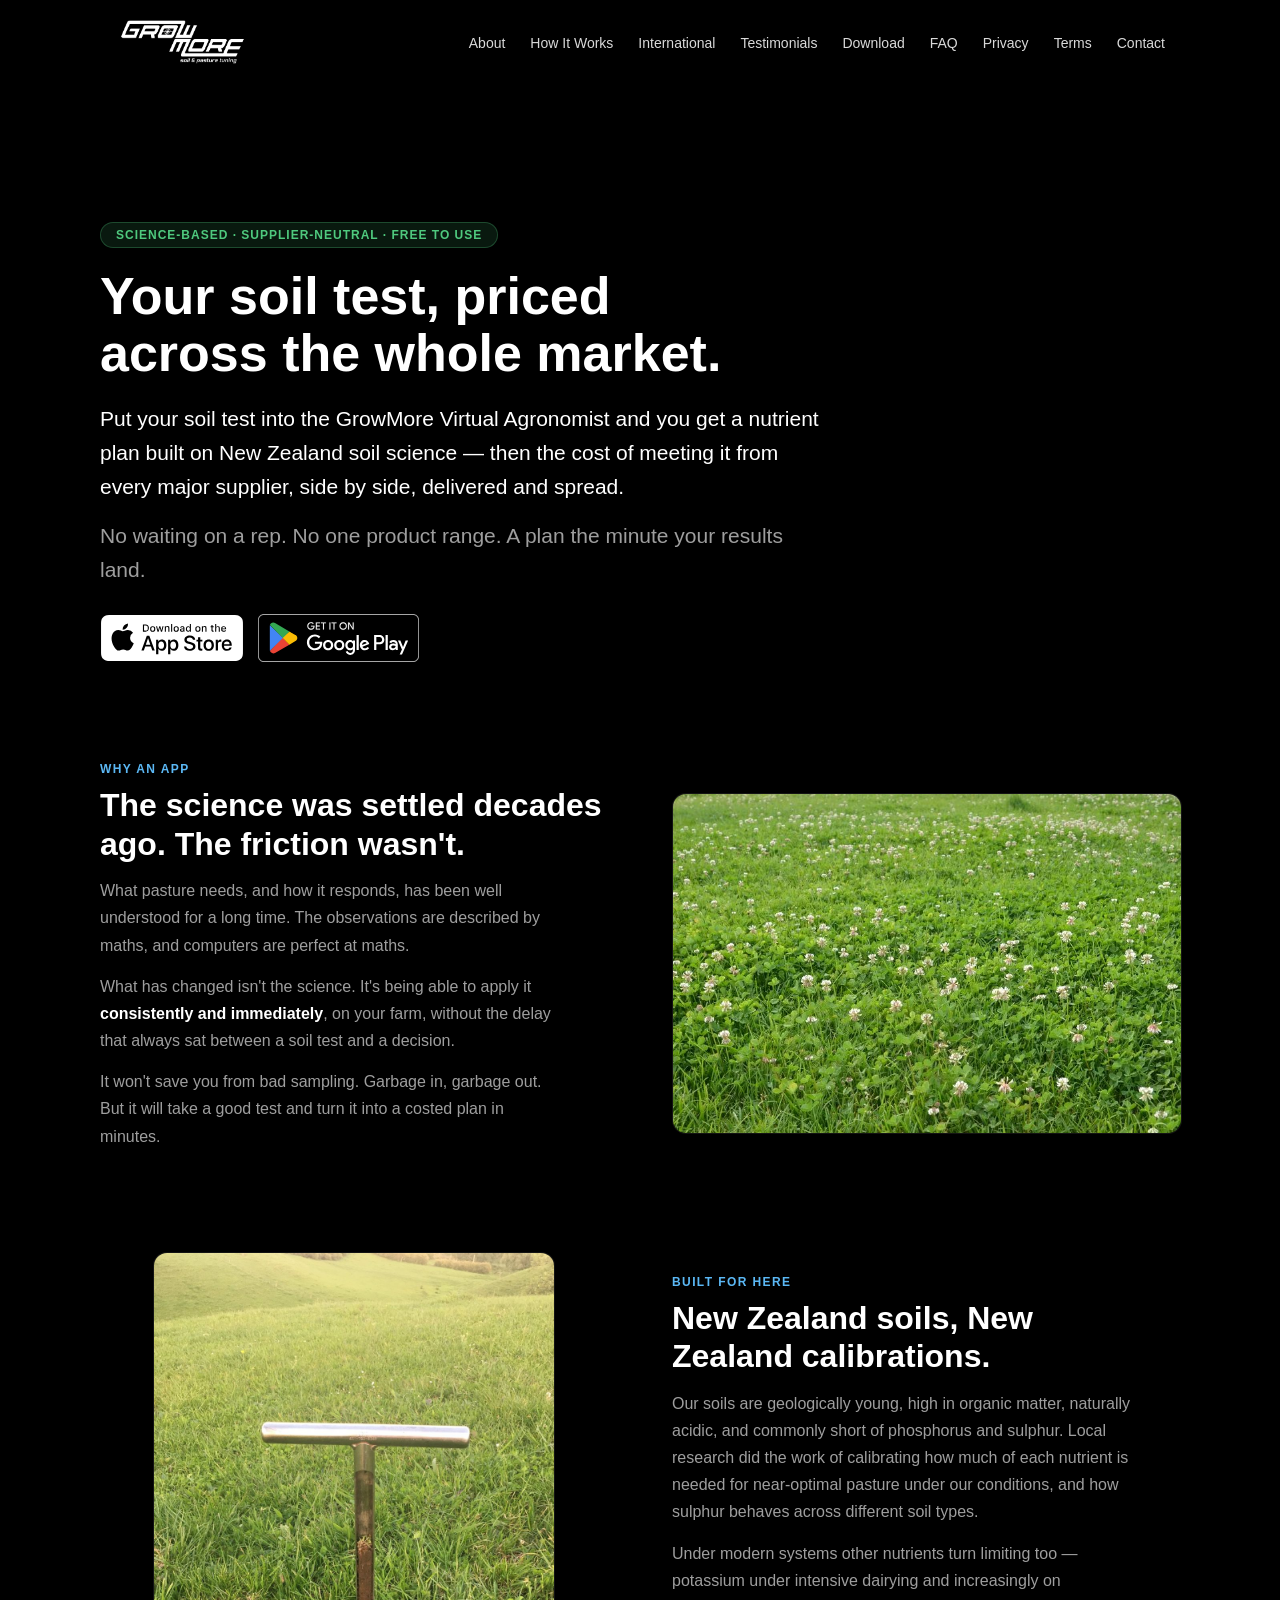
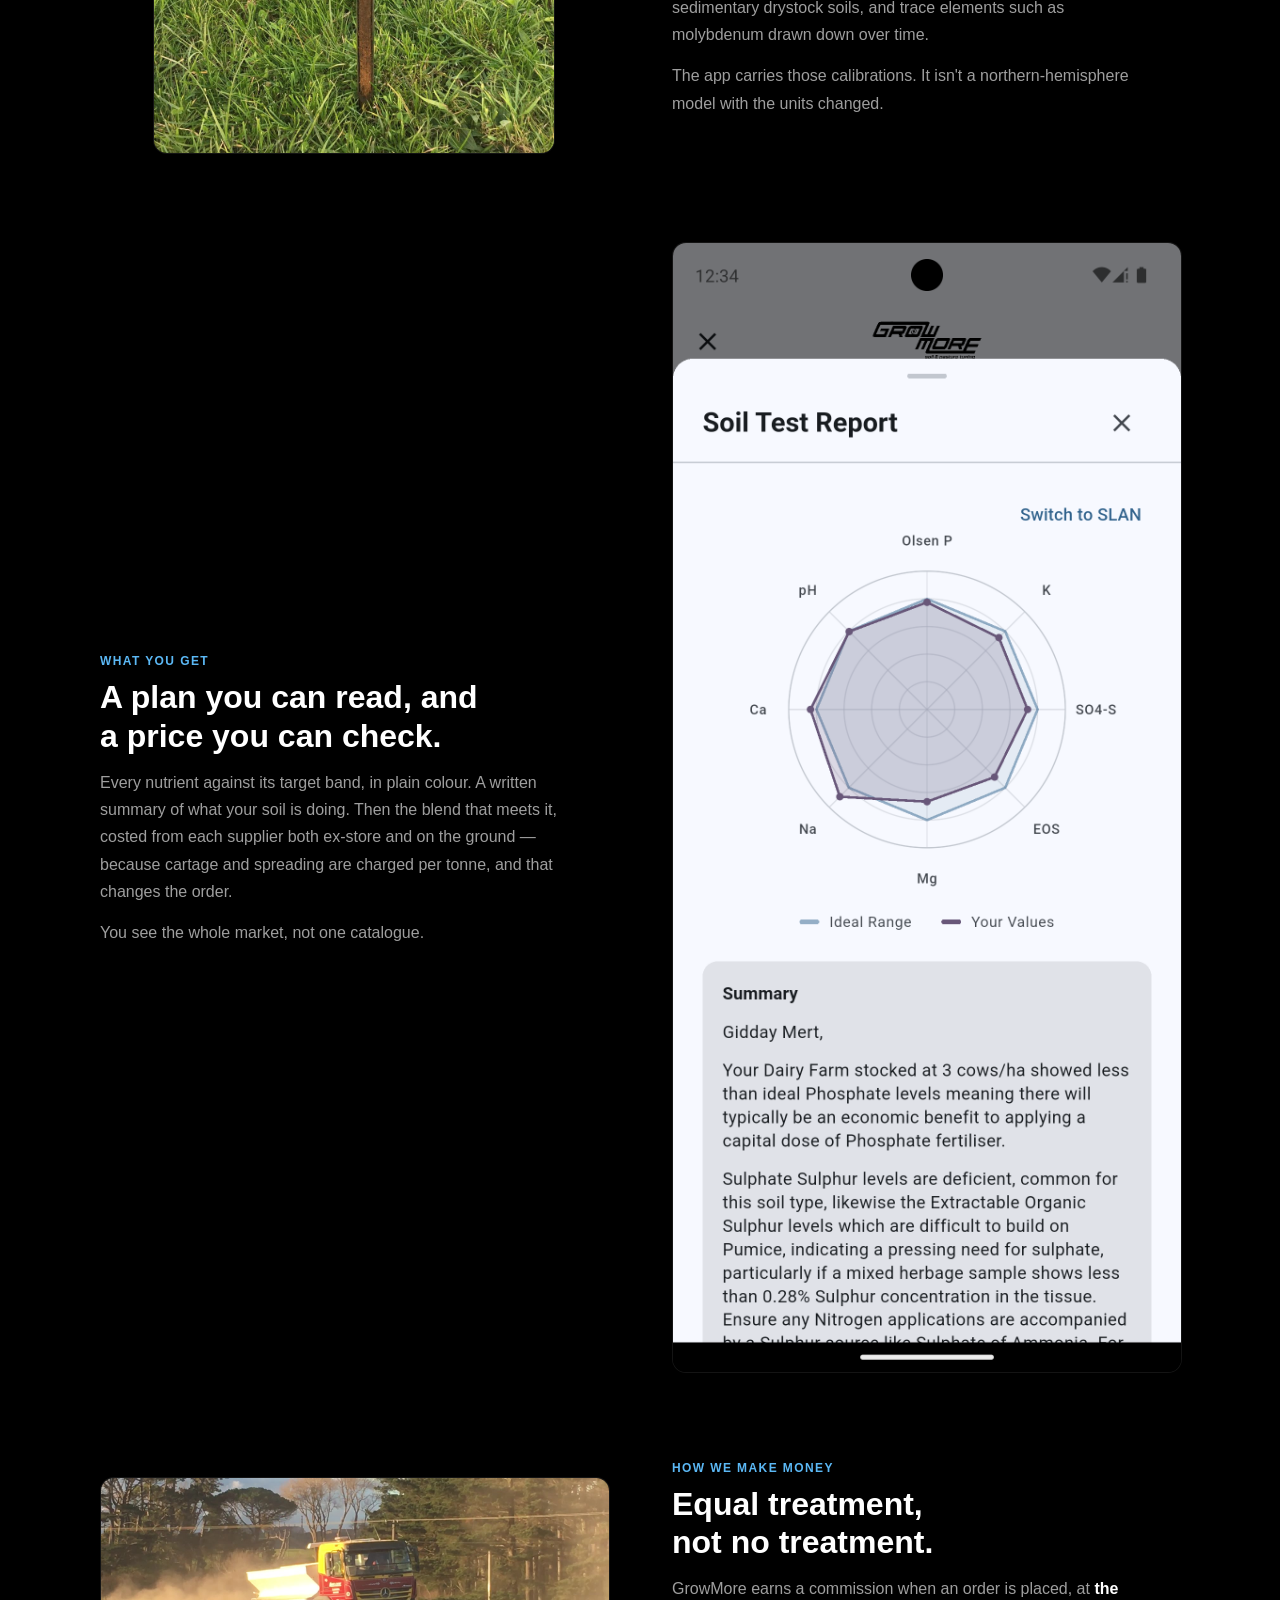
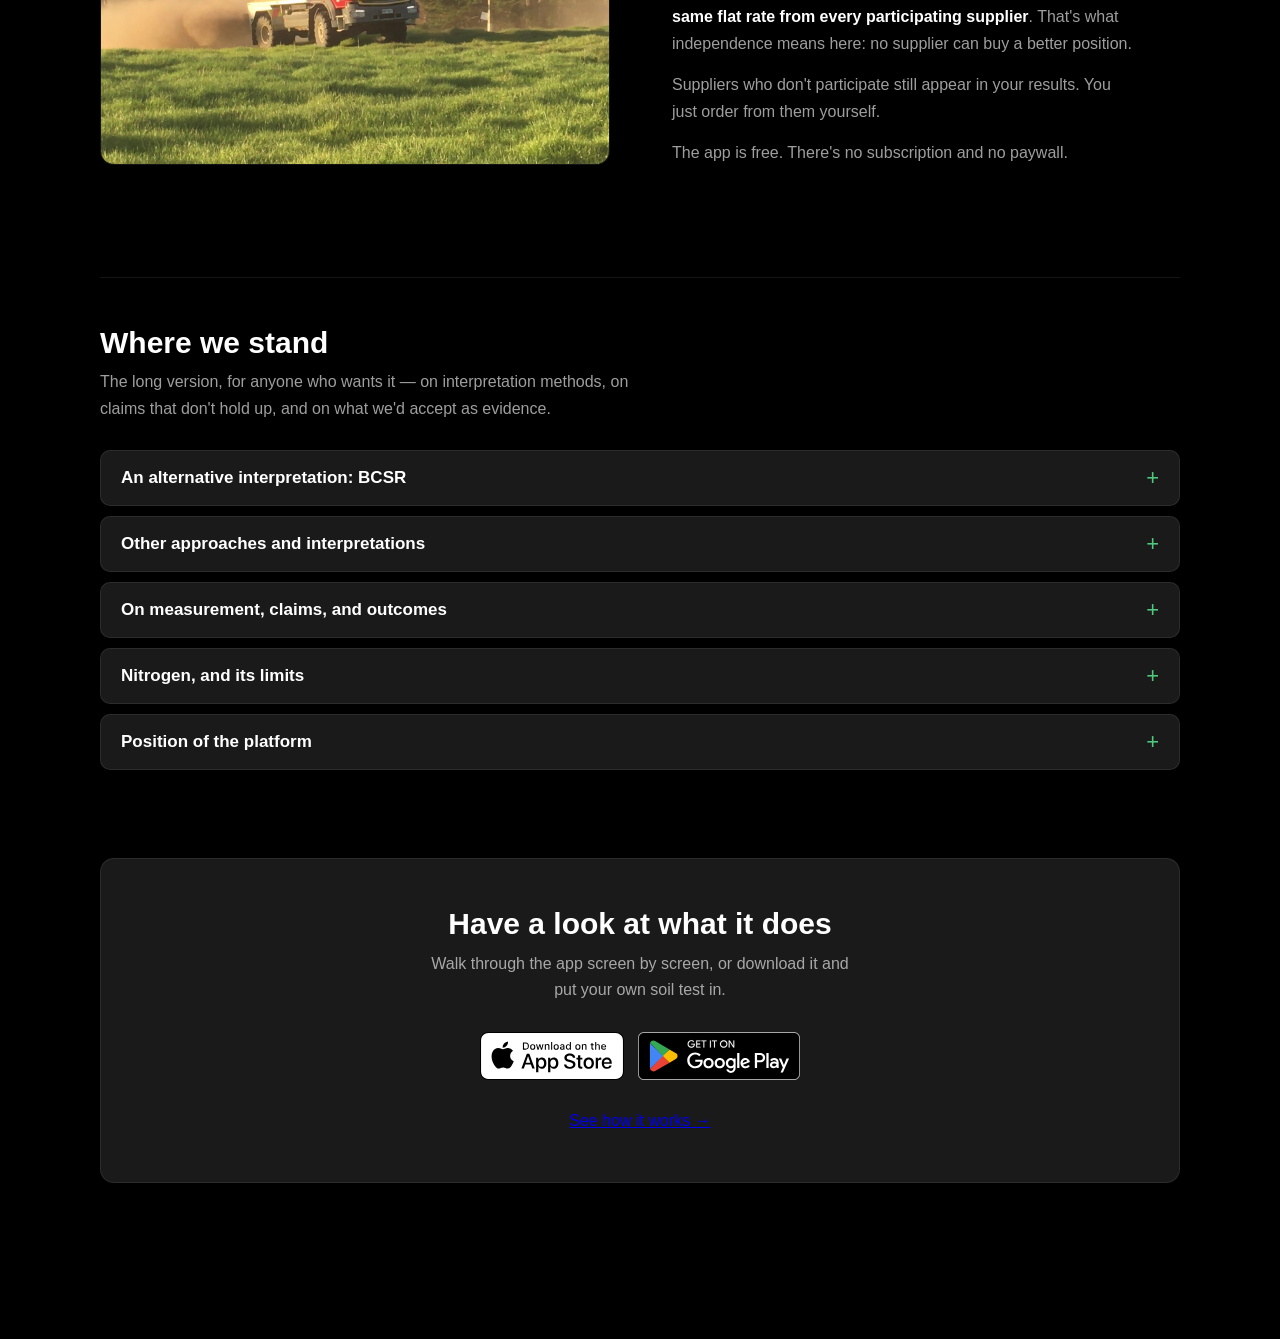
<file: index.html>
<!DOCTYPE html>
<html lang="en">
<head>
    <meta charset="UTF-8">
    <meta name="viewport" content="width=device-width, initial-scale=1.0">
    <title>GrowMore Virtual Agronomist — Independent Fertiliser Advice for NZ Farmers</title>
    <meta name="description" content="Enter your soil test. Compare every major NZ fertiliser supplier. Get the least-cost blend that meets your nutrient targets — science-based, supplier-neutral, free to use.">
    <link rel="stylesheet" href="styles.css">
    <link rel="stylesheet" href="about.css">
    <script defer src="main.js"></script>
</head>
<body class="about-page">

<header class="nav">
    <div class="nav-container">
        <div class="nav-logo">
            <a href="index.html">
                <img src="assets/growmore_logo.png" alt="GrowMore" class="logo-img">
            </a>
        </div>
        <nav class="nav-links" id="navLinks">
            <a href="index.html">About</a>
            <a href="how-it-works.html">How It Works</a>
            <a href="international.html">International</a>
            <a href="testimonials.html">Testimonials</a>
            <a href="download.html">Download</a>
            <a href="faq.html">FAQ</a>
            <a href="privacy.html">Privacy</a>
            <a href="terms.html">Terms</a>
            <a href="contact.html">Contact</a>
        </nav>
        <div class="menu-toggle" onclick="toggleMenu()">☰</div>
    </div>
</header>

<section class="page">
  <div class="ab-wrap">

    <!-- OPENING -->
    <div class="ab-hero">
        <div class="ab-pill">Science-based &middot; Supplier-neutral &middot; Free to use</div>
        <h1>Your soil test, priced across the whole market.</h1>
        <p class="ab-lede">Put your soil test into the GrowMore Virtual Agronomist and you get a nutrient plan built on New Zealand soil science — then the cost of meeting it from every major supplier, side by side, delivered and spread.</p>
        <p class="ab-lede dim">No waiting on a rep. No one product range. A plan the minute your results land.</p>
        <div class="ab-badges">
            <a href="https://apps.apple.com/nz/app/growmore-virtual-agronomist/id6773807170" target="_blank" rel="noopener">
                <img src="assets/Download_on_the_App_Store_Badge_US-UK_RGB_wht_092917.svg" alt="Download on the App Store">
            </a>
            <a href="https://play.google.com/store/apps/details?id=nz.co.growmorespt.growmore&pcampaignid=web_share" target="_blank" rel="noopener">
                <img src="assets/GetItOnGooglePlay_Badge_Web_color_English.svg" alt="Get it on Google Play">
            </a>
        </div>
    </div>

    <!-- BAND 1 -->
    <div class="ab-band">
        <div class="ab-band-img"><img src="assets/photo-pasture.jpg" alt="Clover-rich pasture"></div>
        <div class="ab-band-text">
            <span class="ab-kicker">Why an app</span>
            <h2>The science was settled decades ago. The friction wasn't.</h2>
            <p>What pasture needs, and how it responds, has been well understood for a long time. The observations are described by maths, and computers are perfect at maths.</p>
            <p>What has changed isn't the science. It's being able to apply it <strong>consistently and immediately</strong>, on your farm, without the delay that always sat between a soil test and a decision.</p>
            <p>It won't save you from bad sampling. Garbage in, garbage out. But it will take a good test and turn it into a costed plan in minutes.</p>
        </div>
    </div>

    <!-- BAND 2 -->
    <div class="ab-band">
        <div class="ab-band-img portrait"><img src="assets/photo-soil.jpg" alt="Soil probe standing in pasture"></div>
        <div class="ab-band-text">
            <span class="ab-kicker">Built for here</span>
            <h2>New Zealand soils, New Zealand calibrations.</h2>
            <p>Our soils are geologically young, high in organic matter, naturally acidic, and commonly short of phosphorus and sulphur. Local research did the work of calibrating how much of each nutrient is needed for near-optimal pasture under our conditions, and how sulphur behaves across different soil types.</p>
            <p>Under modern systems other nutrients turn limiting too — potassium under intensive dairying and increasingly on sedimentary drystock soils, and trace elements such as molybdenum drawn down over time.</p>
            <p>The app carries those calibrations. It isn't a northern-hemisphere model with the units changed.</p>
        </div>
    </div>

    <!-- BAND 3 -->
    <div class="ab-band">
        <div class="ab-band-img"><img src="assets/app-slan-report.png" alt="Soil test report in the app — radar chart and written summary"></div>
        <div class="ab-band-text">
            <span class="ab-kicker">What you get</span>
            <h2>A plan you can read, and a price you can check.</h2>
            <p>Every nutrient against its target band, in plain colour. A written summary of what your soil is doing. Then the blend that meets it, costed from each supplier both ex-store and on the ground — because cartage and spreading are charged per tonne, and that changes the order.</p>
            <p>You see the whole market, not one catalogue.</p>
        </div>
    </div>

    <!-- BAND 4 -->
    <div class="ab-band">
        <div class="ab-band-img">
                <video class="ab-vid" autoplay muted loop playsinline preload="metadata"
                       poster="assets/photo-spreader.jpg" aria-label="A spreader truck working a paddock">
                    <source src="assets/spreading.mp4" type="video/mp4">
                    <img src="assets/photo-spreader.jpg" alt="A spreader truck working a paddock">
                </video>
            </div>
        <div class="ab-band-text">
            <span class="ab-kicker">How we make money</span>
            <h2>Equal treatment, not no treatment.</h2>
            <p>GrowMore earns a commission when an order is placed, at <strong>the same flat rate from every participating supplier</strong>. That's what independence means here: no supplier can buy a better position.</p>
            <p>Suppliers who don't participate still appear in your results. You just order from them yourself.</p>
            <p>The app is free. There's no subscription and no paywall.</p>
        </div>
    </div>

    <!-- DETAIL -->
    <div class="ab-detail">
        <h2>Where we stand</h2>
        <p class="ab-detail-intro">The long version, for anyone who wants it — on interpretation methods, on claims that don't hold up, and on what we'd accept as evidence.</p>

        <details class="ab-acc">
            <summary>An alternative interpretation: BCSR</summary>
            <div class="ab-acc-body">
                <p>The app also provides an alternative way of interpreting soil test results using the Base Cation Saturation Ratio (BCSR) approach.</p>
                <p>This method focuses on the balance between the major cation nutrients — calcium, magnesium, potassium and sodium — relative to the soil's total exchange capacity. It is commonly referenced in some systems, particularly in turf and certain international agronomy circles, and is included here as an additional lens for understanding soil fertility rather than a replacement for conventional methods.</p>
                <p>It should be clearly understood that, within this app, the BCSR approach applies only to the interpretation of cation nutrients and has no bearing on the calculation of phosphorus or sulphur requirements. In practice, its usefulness depends on the accuracy of soil test data and the conversion of laboratory results into consistent units such as kg/ha, alongside the target base saturation percentages often cited for these elements. It should also be understood that these conversions were based on the agronomy of crops with the soils they were grown in being frequently cultivated to a depth that became known as the "Acre Furrow Slice", the depth which a plough turned soils over with soils all being regarded as having similar bulk densities.</p>
                <p>The approach also tends to favour maintaining trace elements at levels more consistent with "adequacy" rather than operating close to marginal or deficient levels.</p>
                <p>The intent is to give farmers visibility across both approaches, allowing them to compare interpretations and make informed decisions within the context of their own system.</p>
            </div>
        </details>

        <details class="ab-acc">
            <summary>Other approaches and interpretations</summary>
            <div class="ab-acc-body">
                <p>Beyond SLAN and BCSR, a number of alternative soil testing and interpretation philosophies exist. The most widely referenced of these is the Reams approach, along with a range of localised variants promoted in different regions. These systems often place emphasis on broader interpretations of soil condition, sometimes incorporating concepts such as "total" nutrient levels, soil energy, or biological indicators as primary drivers of fertility decisions.</p>
                <p>GrowMore is not closed to the possibility of future advances in soil science. New ideas should always be considered where they are supported by sound methodology — that is, repeatable observation, measurement, and empirical validation. However, the standard applied is the same as any other area of applied science: claims must be testable, consistent, and demonstrably linked to production outcomes.</p>
            </div>
        </details>

        <details class="ab-acc">
            <summary>On measurement, claims, and outcomes</summary>
            <div class="ab-acc-body">
                <p>It is important to distinguish between what is measurable and relevant, and what is not. For example, reliance on "total" elemental tests does not reflect plant-available nutrients and can be misleading in a fertiliser decision context. Measuring total phosphorus in a soil is not materially useful when plants respond to the fraction that is available. In effect, this is closer to a mining assay than a soil test.</p>
                <p>Similarly, broader claims around soils being "electric" or governed primarily by loosely defined biological or carbon-based frameworks should be treated with caution. While soil chemistry, physics, and biology are all important, they must ultimately be grounded in measurable effects on plant growth and farm performance. Concepts such as building soil carbon or promoting biological activity may have merit in certain contexts, but they are not, in themselves, prerequisites for running a productive and profitable farming system.</p>
                <p>In some cases, the practical application of these approaches extends to the sale of materials such as sands, clays, or rock dusts, often attributed with broad or poorly defined properties such as silicon supply or paramagnetism. In other cases, suppliers may be unwilling or unable to provide a clear nutrient analysis of what is being applied, instead suggesting that outcomes are driven less by nutrient quantity and more by forms of "biological activation." These claims require the same level of scrutiny as any other input — namely, whether they deliver consistent, measurable improvements in production.</p>
                <p>A practical test of any system is the outcomes it produces. Farmers should be able to ask: how many operations using this approach are consistently performing at the top end of production for their environment? How many have sustained those results over time? These are the measures that matter — not the claims, but the results.</p>
            </div>
        </details>

        <details class="ab-acc">
            <summary>Nitrogen, and its limits</summary>
            <div class="ab-acc-body">
                <p>Nitrogen fertiliser has become a powerful tool for filling short-term feed deficits, and it has driven significant gains in production. But it comes with environmental constraints and is not a complete solution on its own.</p>
                <p>Farmers have long understood that if you don't put back in what you take out, the earth quickly defeats you — whether those nutrients are refined fertilisers or organically sourced makes scant difference.</p>
            </div>
        </details>

        <details class="ab-acc">
            <summary>Position of the platform</summary>
            <div class="ab-acc-body">
                <p>The intent of the platform is to operate within this framework of measurable, repeatable agronomy. It is not designed to promote or dismiss alternative viewpoints outright, but to provide a consistent and transparent application of methods that are well understood and demonstrably linked to production.</p>
                <p>Where new approaches — including those based on biological activation, alternative materials, or emerging interpretations — can meet that same standard, grounded in evidence, repeatability, and real-world outcomes, they remain open for consideration.</p>
                <p>It is a tool for applying known science more efficiently, not reinventing it.</p>
            </div>
        </details>
    </div>

    <!-- CLOSING -->
    <div class="ab-cta">
        <h2>Have a look at what it does</h2>
        <p>Walk through the app screen by screen, or download it and put your own soil test in.</p>
        <div class="ab-badges">
            <a href="https://apps.apple.com/nz/app/growmore-virtual-agronomist/id6773807170" target="_blank" rel="noopener">
                <img src="assets/Download_on_the_App_Store_Badge_US-UK_RGB_wht_092917.svg" alt="Download on the App Store">
            </a>
            <a href="https://play.google.com/store/apps/details?id=nz.co.growmorespt.growmore&pcampaignid=web_share" target="_blank" rel="noopener">
                <img src="assets/GetItOnGooglePlay_Badge_Web_color_English.svg" alt="Get it on Google Play">
            </a>
        </div>
        <p style="margin-top:24px;margin-bottom:0"><a href="how-it-works.html">See how it works &rarr;</a></p>
    </div>

  </div>
</section>

<script>function toggleMenu(){document.getElementById("navLinks").classList.toggle("active");}</script>
</body>
</html>
</file>
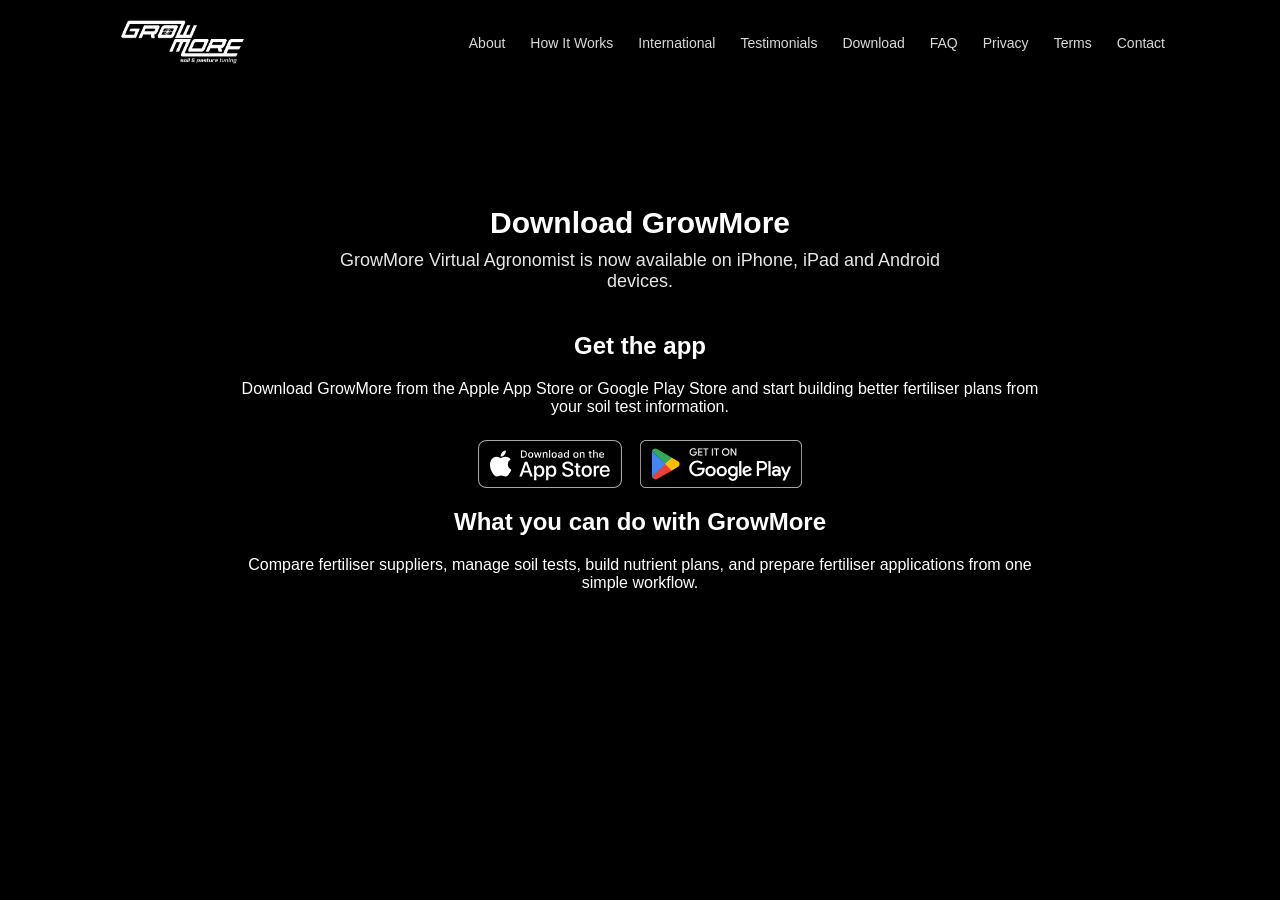
<file: app/index.html>
<!DOCTYPE html>
<html lang="en">
<head>
    <meta charset="UTF-8">
    <meta name="viewport" content="width=device-width, initial-scale=1.0">
    <title>Download GrowMore</title>
    <link rel="stylesheet" href="../styles.css">
    <script defer src="../main.js"></script>
</head>
<body>

<header class="nav">
    <div class="nav-container">
        <div class="nav-logo">
            <a href="../index.html">
                <img src="../assets/growmore_logo.png" alt="GrowMore" class="logo-img">
            </a>
        </div>
        <nav class="nav-links" id="navLinks">
            <a href="../about.html">About</a>
            <a href="../how-it-works.html">How It Works</a>
            <a href="../international.html">International</a>
            <a href="../testimonials.html">Testimonials</a>
            <a href="../download.html">Download</a>
            <a href="../faq.html">FAQ</a>
            <a href="../privacy.html">Privacy</a>
            <a href="../terms.html">Terms</a>
            <a href="../contact.html">Contact</a>
        </nav>
        <div class="menu-toggle" onclick="toggleMenu()">☰</div>
    </div>
</header>

<section class="page">
    <div class="page-container">

        <h1>Download GrowMore</h1>

        <p class="page-intro">
            GrowMore Virtual Agronomist is now available on iPhone, iPad and Android devices.
        </p>

        <div class="step">
            <h2>Get the app</h2>
            <p>
                Download GrowMore from the Apple App Store or Google Play Store and start building better fertiliser plans from your soil test information.
            </p>

            <div class="store-badges">
                <a href="https://apps.apple.com/nz/app/growmore-virtual-agronomist/id6773807170" target="_blank" rel="noopener">
                    <img src="../assets/Download_on_the_App_Store_Badge_US-UK_RGB_blk_092917.svg" alt="Download on the App Store">
                </a>

                <a href="https://play.google.com/store/apps/details?id=nz.co.growmorespt.growmore&pcampaignid=web_share" target="_blank" rel="noopener">
                    <img src="../assets/GetItOnGooglePlay_Badge_Web_color_English.svg" alt="Get it on Google Play">
                </a>
            </div>
        </div>

        <div class="step">
            <h2>What you can do with GrowMore</h2>
            <p>
                Compare fertiliser suppliers, manage soil tests, build nutrient plans, and prepare fertiliser applications from one simple workflow.
            </p>
        </div>

    </div>
</section>

</body>
</html>
</file>
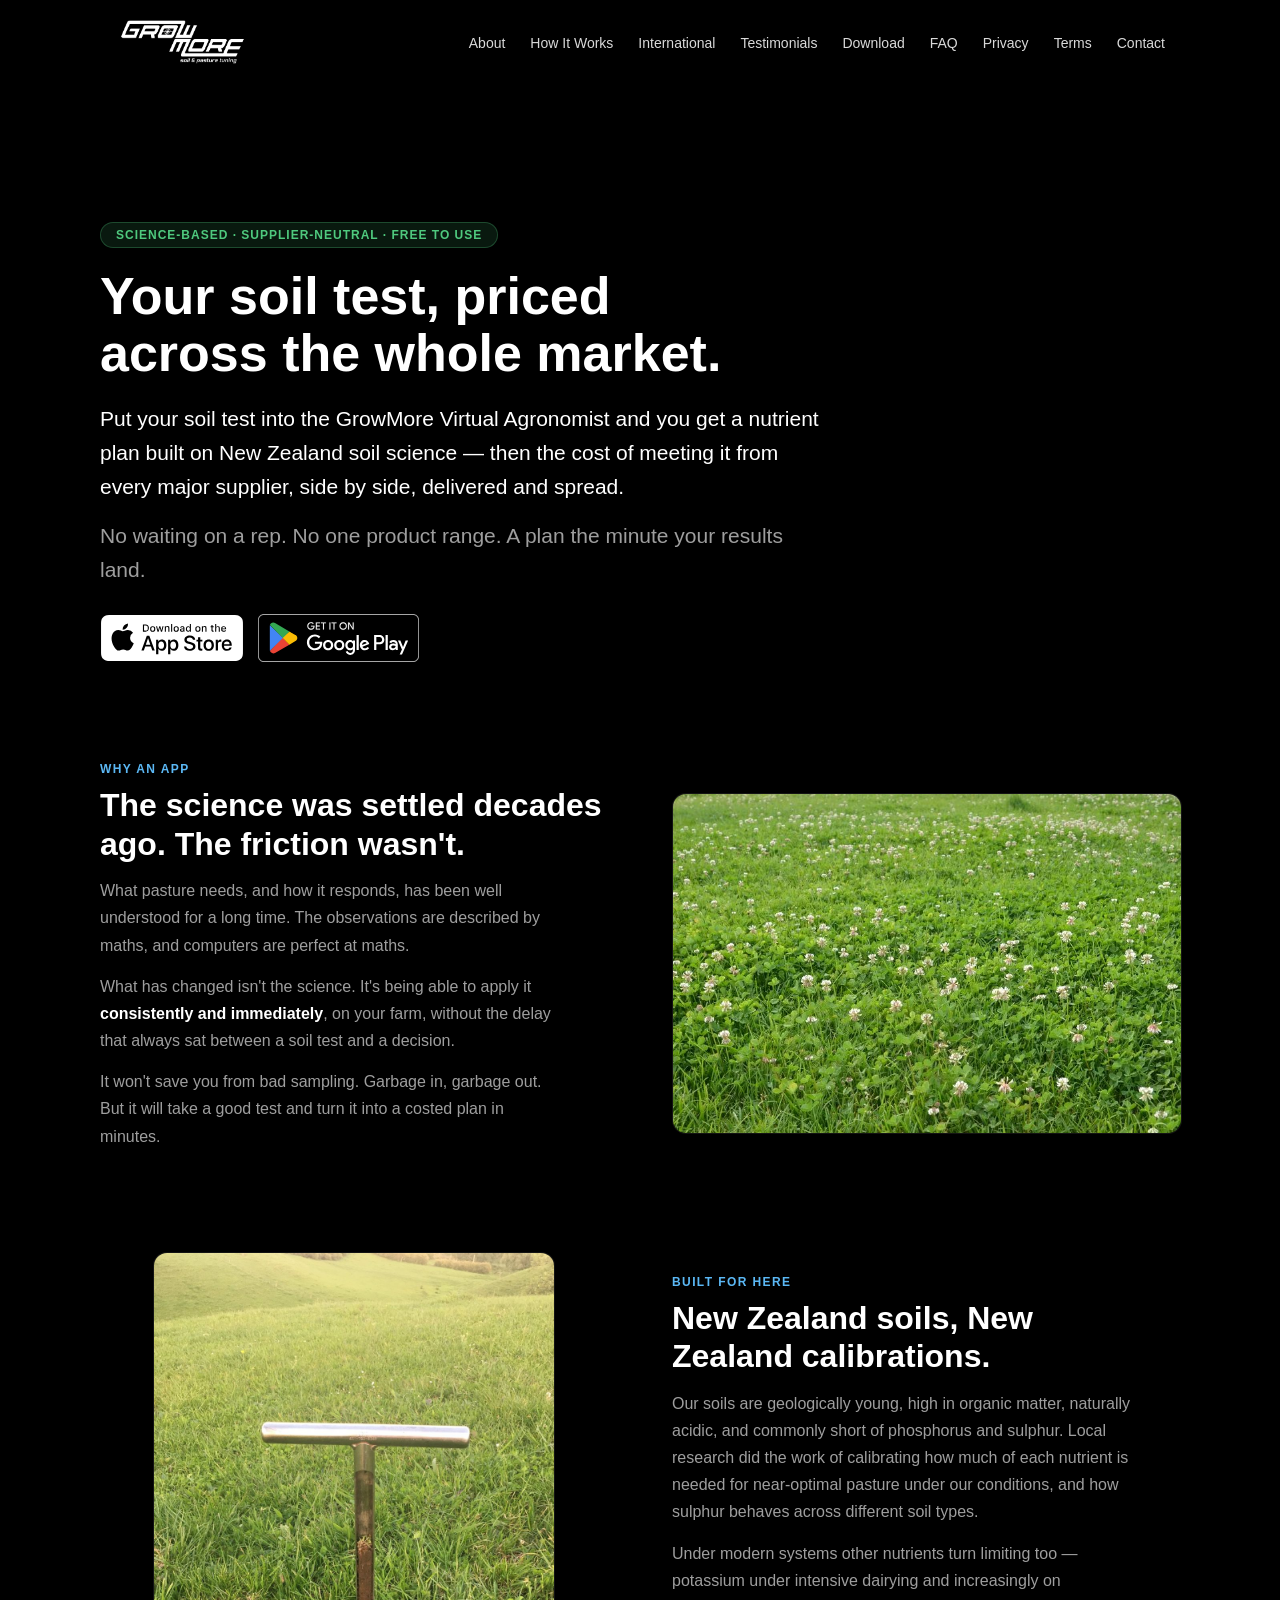
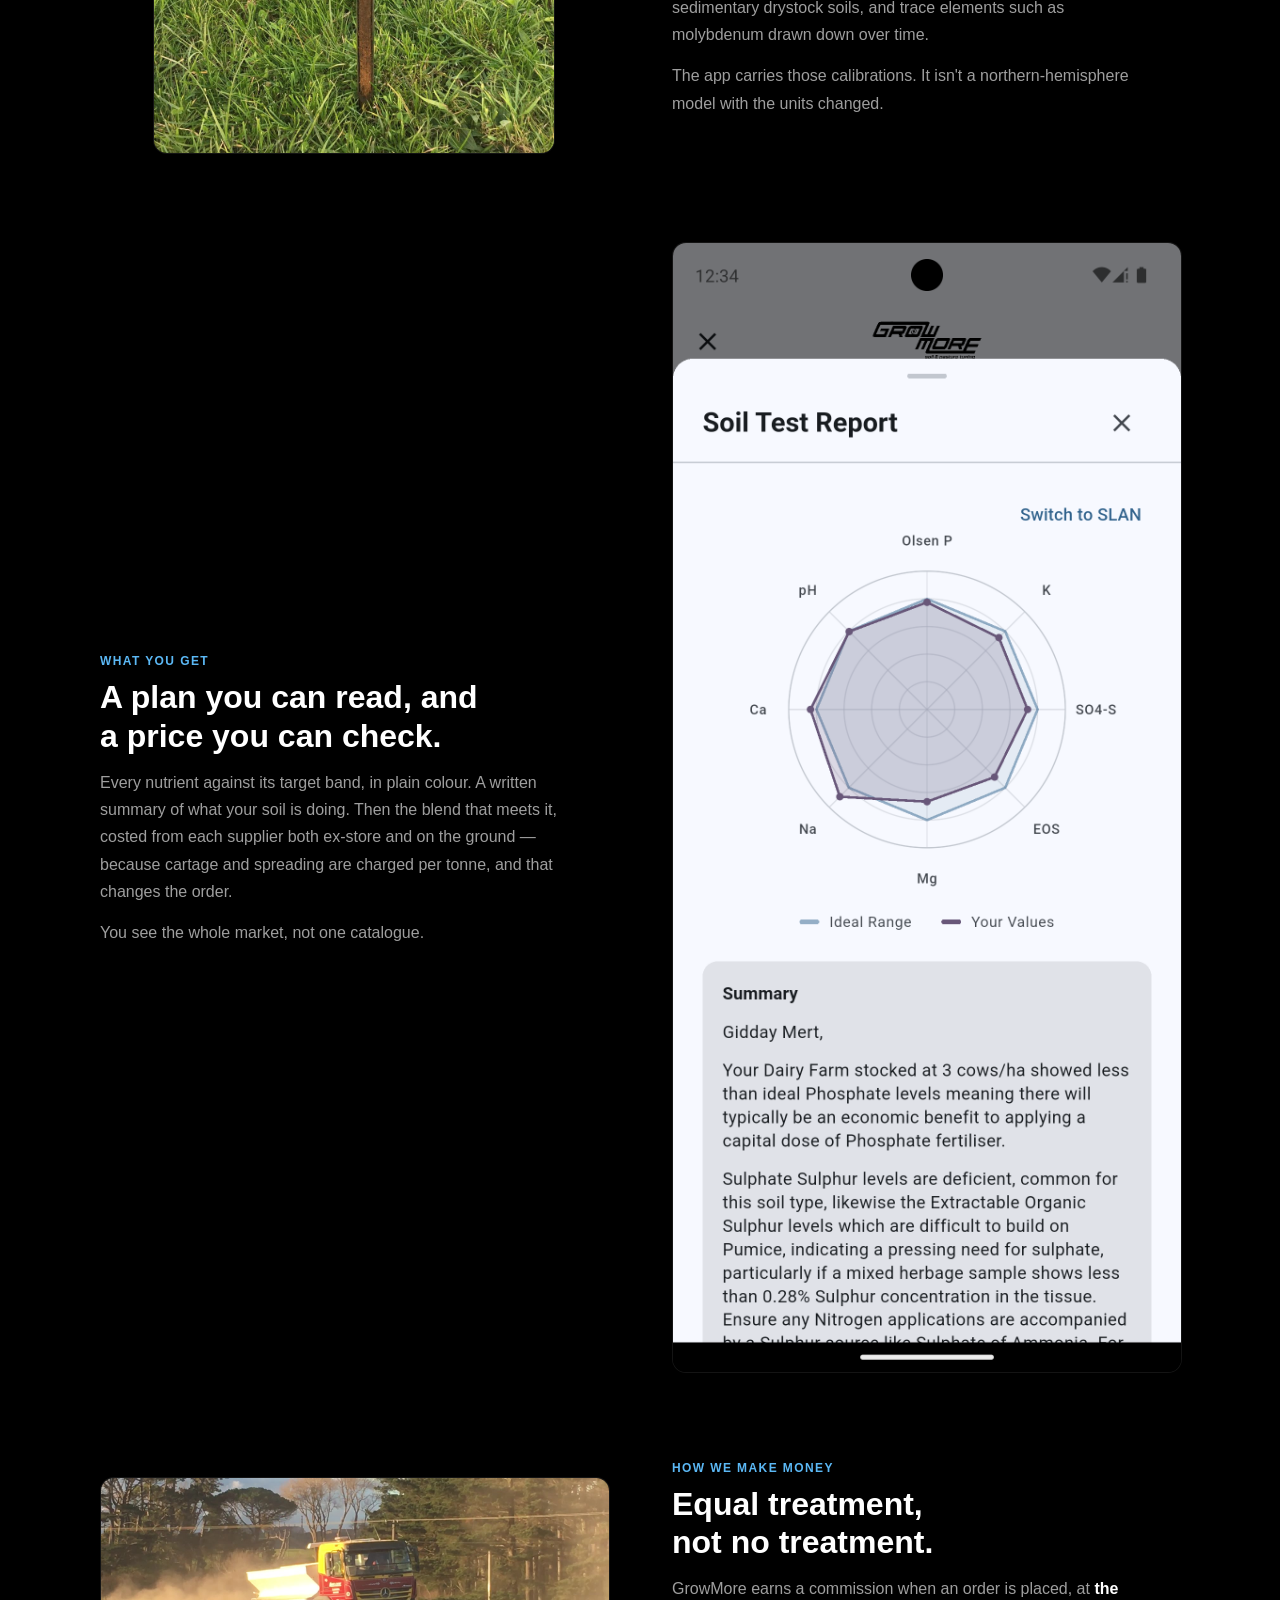
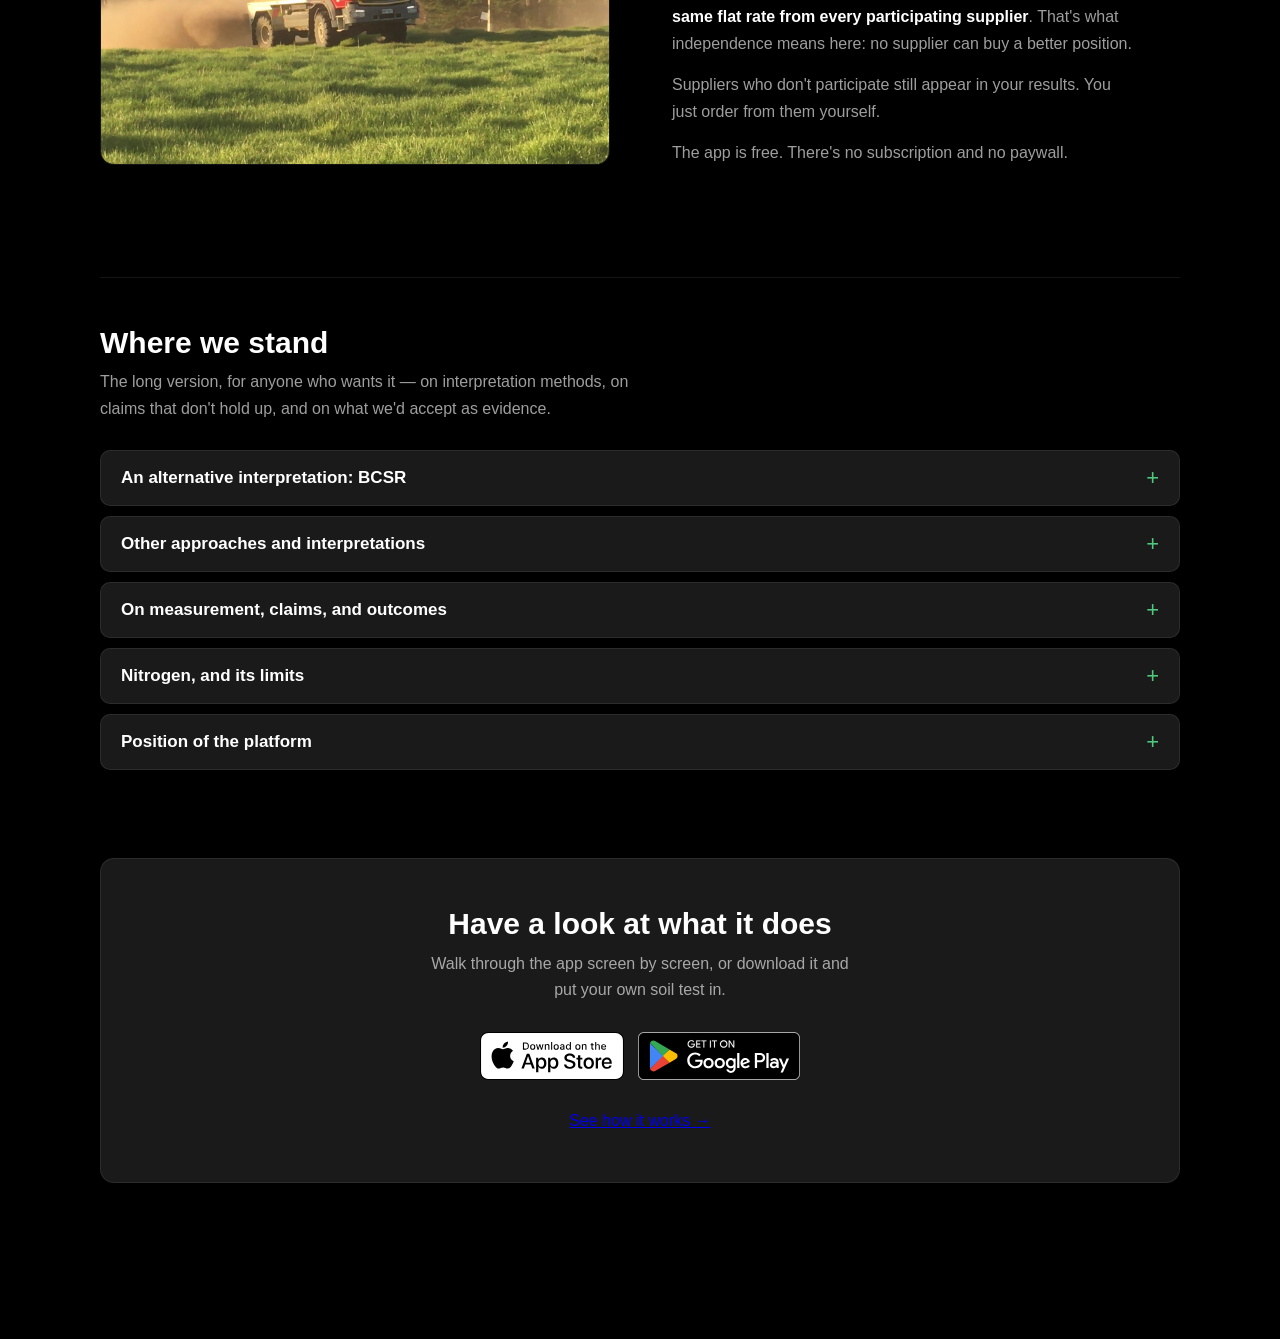
<file: about.html>
<!DOCTYPE html>
<html lang="en">
<head>
<meta charset="UTF-8">
<meta http-equiv="refresh" content="0; url=index.html">
<link rel="canonical" href="https://www.growmorespt.co.nz/">
<title>About | GrowMore</title>
<script>location.replace("index.html");</script>
</head>
<body><p>Redirecting to <a href="index.html">About GrowMore</a>.</p></body>
</html>
</file>
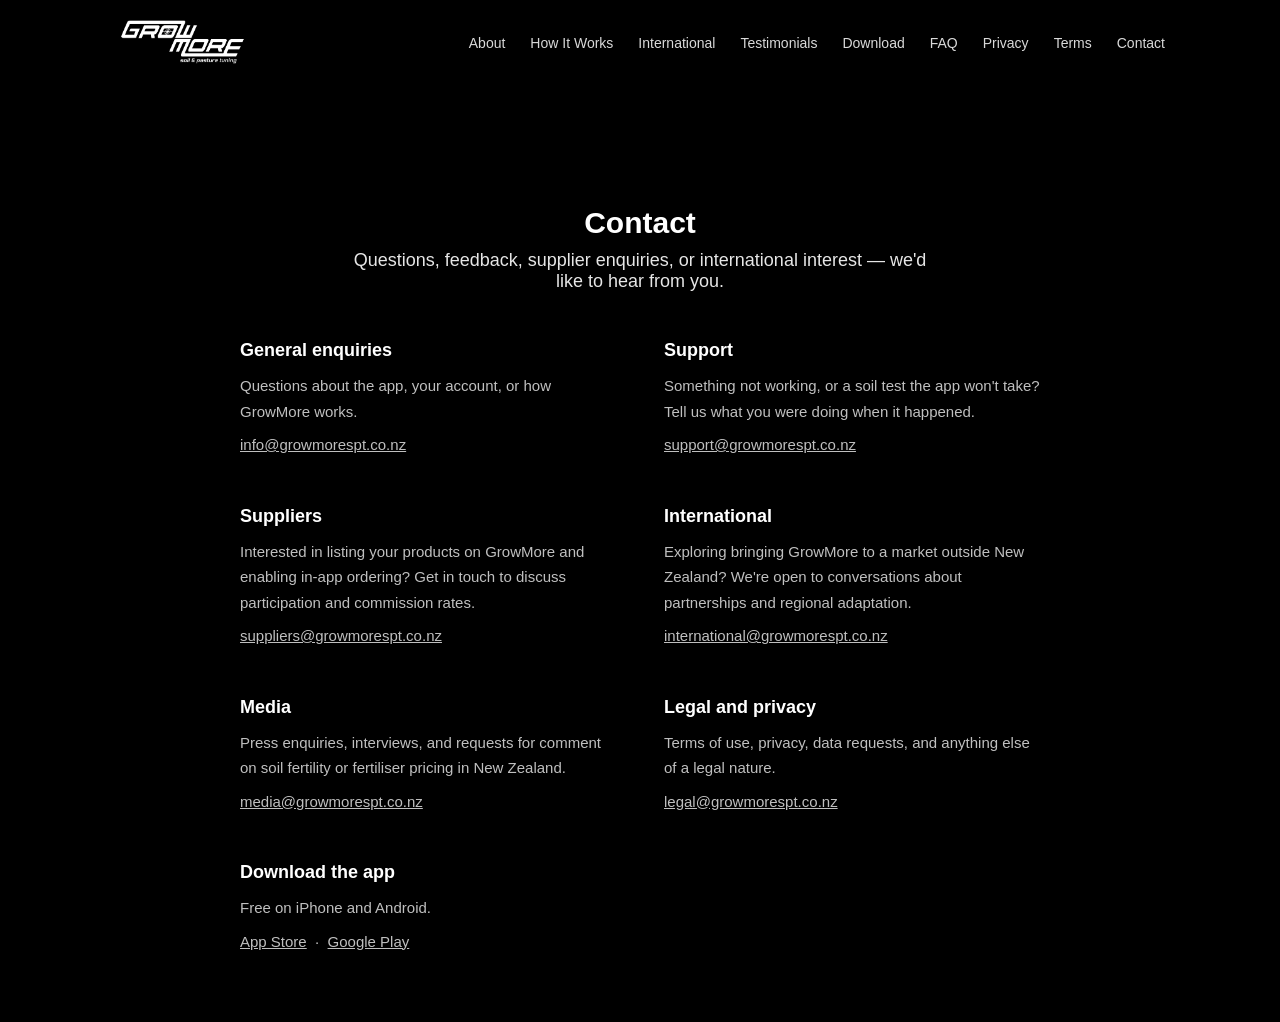
<file: contact.html>
<!DOCTYPE html>
<html lang="en">
<head>
    <meta charset="UTF-8">
    <meta name="viewport" content="width=device-width, initial-scale=1.0">
    <title>Contact | GrowMore Virtual Agronomist</title>
    <link rel="stylesheet" href="styles.css">
    <style>
        .contact-grid { display: grid; grid-template-columns: repeat(auto-fit, minmax(260px, 1fr)); gap: 40px 48px; margin-top: 48px; text-align: left; }
        .contact-block h3 { font-size: 18px; font-weight: 700; margin: 0 0 12px; }
        .contact-block p { font-size: 15px; line-height: 1.7; opacity: 0.75; margin: 0 0 8px; }
        .contact-block a { color: inherit; }
        @media (max-width: 640px) { .contact-grid { grid-template-columns: 1fr; } }
    </style>
    <script defer src="main.js"></script>
</head>
<body>
<header class="nav">
    <div class="nav-container">
        <div class="nav-logo"><a href="index.html"><img src="assets/growmore_logo.png" alt="GrowMore" class="logo-img"></a></div>
        <nav class="nav-links" id="navLinks">
            <a href="index.html">About</a><a href="how-it-works.html">How It Works</a><a href="international.html">International</a><a href="testimonials.html">Testimonials</a><a href="download.html">Download</a><a href="faq.html">FAQ</a><a href="privacy.html">Privacy</a><a href="terms.html">Terms</a><a href="contact.html">Contact</a>
        </nav>
        <div class="menu-toggle" onclick="toggleMenu()">☰</div>
    </div>
</header>
<section class="page">
    <div class="page-container">
        <h1>Contact</h1>
        <p class="page-intro">Questions, feedback, supplier enquiries, or international interest — we'd like to hear from you.</p>
        <div class="contact-grid">
            <div class="contact-block">
                <h3>General enquiries</h3>
                <p>Questions about the app, your account, or how GrowMore works.</p>
                <p><a href="mailto:info@growmorespt.co.nz">info@growmorespt.co.nz</a></p>
            </div>
            <div class="contact-block">
                <h3>Support</h3>
                <p>Something not working, or a soil test the app won't take? Tell us what you were doing when it happened.</p>
                <p><a href="mailto:support@growmorespt.co.nz">support@growmorespt.co.nz</a></p>
            </div>
            <div class="contact-block">
                <h3>Suppliers</h3>
                <p>Interested in listing your products on GrowMore and enabling in-app ordering? Get in touch to discuss participation and commission rates.</p>
                <p><a href="mailto:suppliers@growmorespt.co.nz">suppliers@growmorespt.co.nz</a></p>
            </div>
            <div class="contact-block">
                <h3>International</h3>
                <p>Exploring bringing GrowMore to a market outside New Zealand? We're open to conversations about partnerships and regional adaptation.</p>
                <p><a href="mailto:international@growmorespt.co.nz">international@growmorespt.co.nz</a></p>
            </div>
            <div class="contact-block">
                <h3>Media</h3>
                <p>Press enquiries, interviews, and requests for comment on soil fertility or fertiliser pricing in New Zealand.</p>
                <p><a href="mailto:media@growmorespt.co.nz">media@growmorespt.co.nz</a></p>
            </div>
            <div class="contact-block">
                <h3>Legal and privacy</h3>
                <p>Terms of use, privacy, data requests, and anything else of a legal nature.</p>
                <p><a href="mailto:legal@growmorespt.co.nz">legal@growmorespt.co.nz</a></p>
            </div>
            <div class="contact-block">
                <h3>Download the app</h3>
                <p>Free on iPhone and Android.</p>
                <p><a href="https://apps.apple.com/nz/app/growmore-virtual-agronomist/id6773807170" target="_blank" rel="noopener">App Store</a> &nbsp;&middot;&nbsp; <a href="https://play.google.com/store/apps/details?id=nz.co.growmorespt.growmore" target="_blank" rel="noopener">Google Play</a></p>
            </div>
            </div>
    </div>
</section>
<script>function toggleMenu(){document.getElementById("navLinks").classList.toggle("active");}</script>
</body>
</html>
</file>
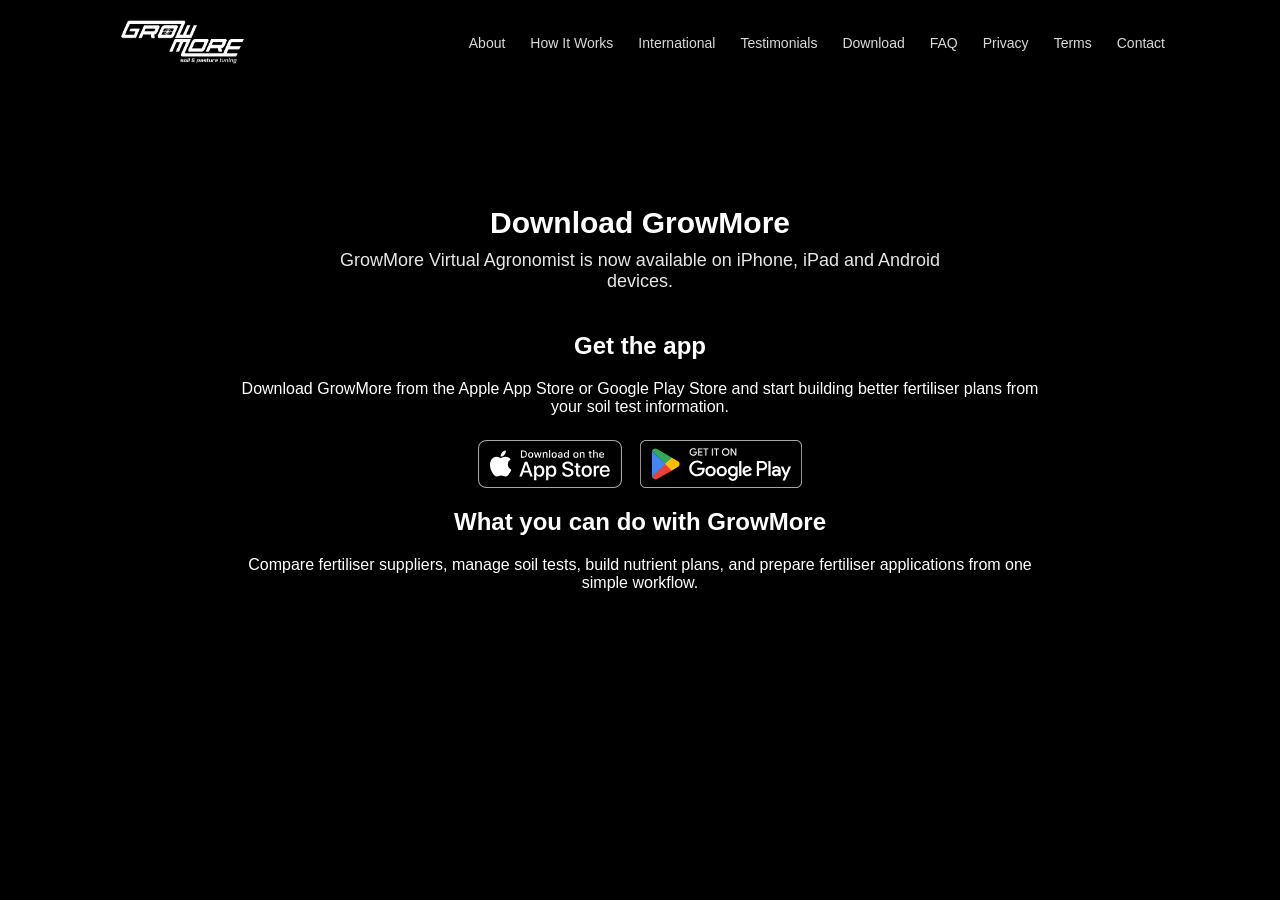
<file: download.html>
<!DOCTYPE html>
<html lang="en">
<head>
    <meta charset="UTF-8">
    <meta name="viewport" content="width=device-width, initial-scale=1.0">
    <title>Download | GrowMore</title>
    <link rel="stylesheet" href="styles.css">
    <script defer src="main.js"></script>
</head>
<body>

<header class="nav">
    <div class="nav-container">
        <div class="nav-logo">
            <a href="index.html">
                <img src="assets/growmore_logo.png" alt="GrowMore" class="logo-img">
            </a>
        </div>
        <nav class="nav-links" id="navLinks">
            <a href="index.html">About</a>
            <a href="how-it-works.html">How It Works</a>
            <a href="international.html">International</a>
            <a href="testimonials.html">Testimonials</a>
            <a href="download.html">Download</a>
            <a href="faq.html">FAQ</a>
            <a href="privacy.html">Privacy</a>
            <a href="terms.html">Terms</a>
            <a href="contact.html">Contact</a>
        </nav>
        <div class="menu-toggle" onclick="toggleMenu()">☰</div>
    </div>
</header>

<section class="page">
    <div class="page-container">

        <h1>Download GrowMore</h1>

        <p class="page-intro">
            GrowMore Virtual Agronomist is now available on iPhone, iPad and Android devices.
        </p>

        <div class="step">
            <h2>Get the app</h2>
            <p>
                Download GrowMore from the Apple App Store or Google Play Store and start building better fertiliser plans from your soil test information.
            </p>

            <div class="store-badges">
                <a href="https://apps.apple.com/nz/app/growmore-virtual-agronomist/id6773807170" target="_blank" rel="noopener">
                    <img src="assets/Download_on_the_App_Store_Badge_US-UK_RGB_blk_092917.svg" alt="Download on the App Store">
                </a>

                <a href="https://play.google.com/store/apps/details?id=nz.co.growmorespt.growmore&pcampaignid=web_share" target="_blank" rel="noopener">
                    <img src="assets/GetItOnGooglePlay_Badge_Web_color_English.svg" alt="Get it on Google Play">
                </a>
            </div>
        </div>

        <div class="step">
            <h2>What you can do with GrowMore</h2>
            <p>
                Compare fertiliser suppliers, manage soil tests, build nutrient plans, and prepare fertiliser applications from one simple workflow.
            </p>
        </div>

    </div>
</section>

</body>
</html>
</file>
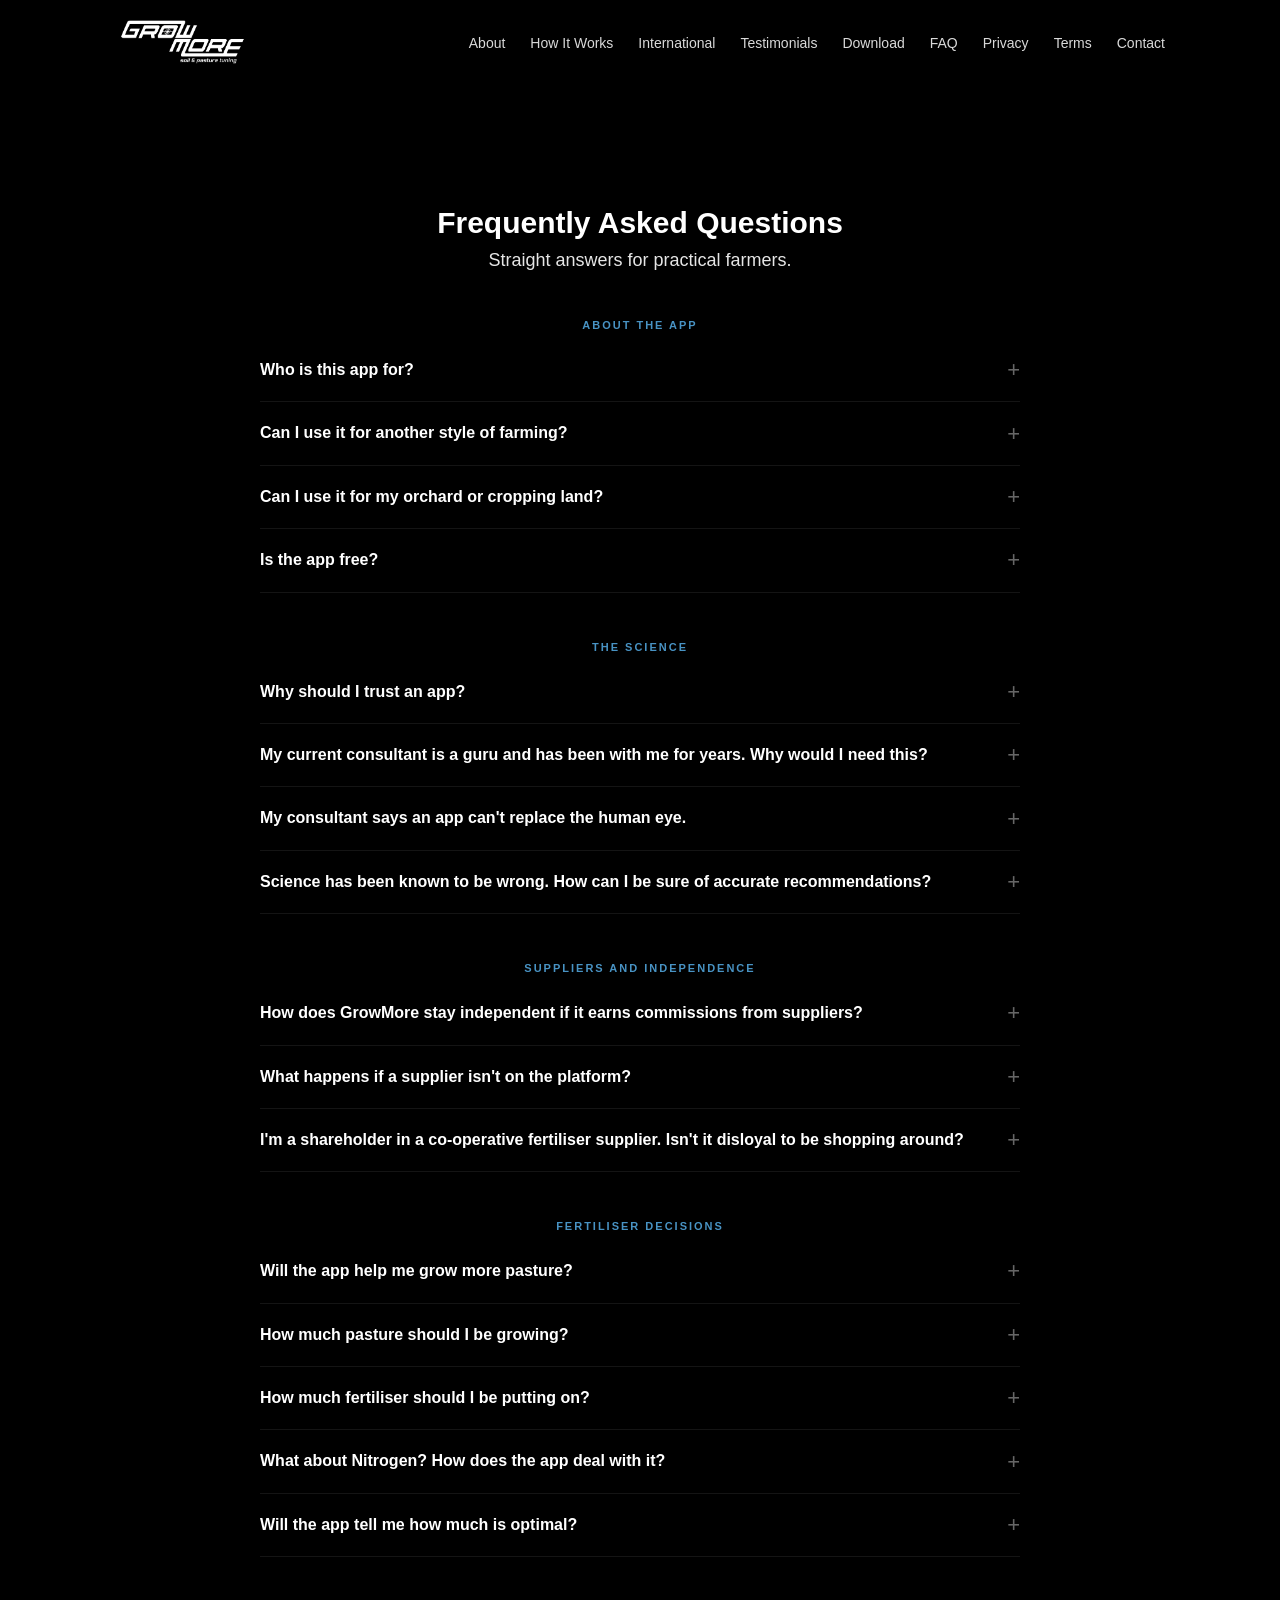
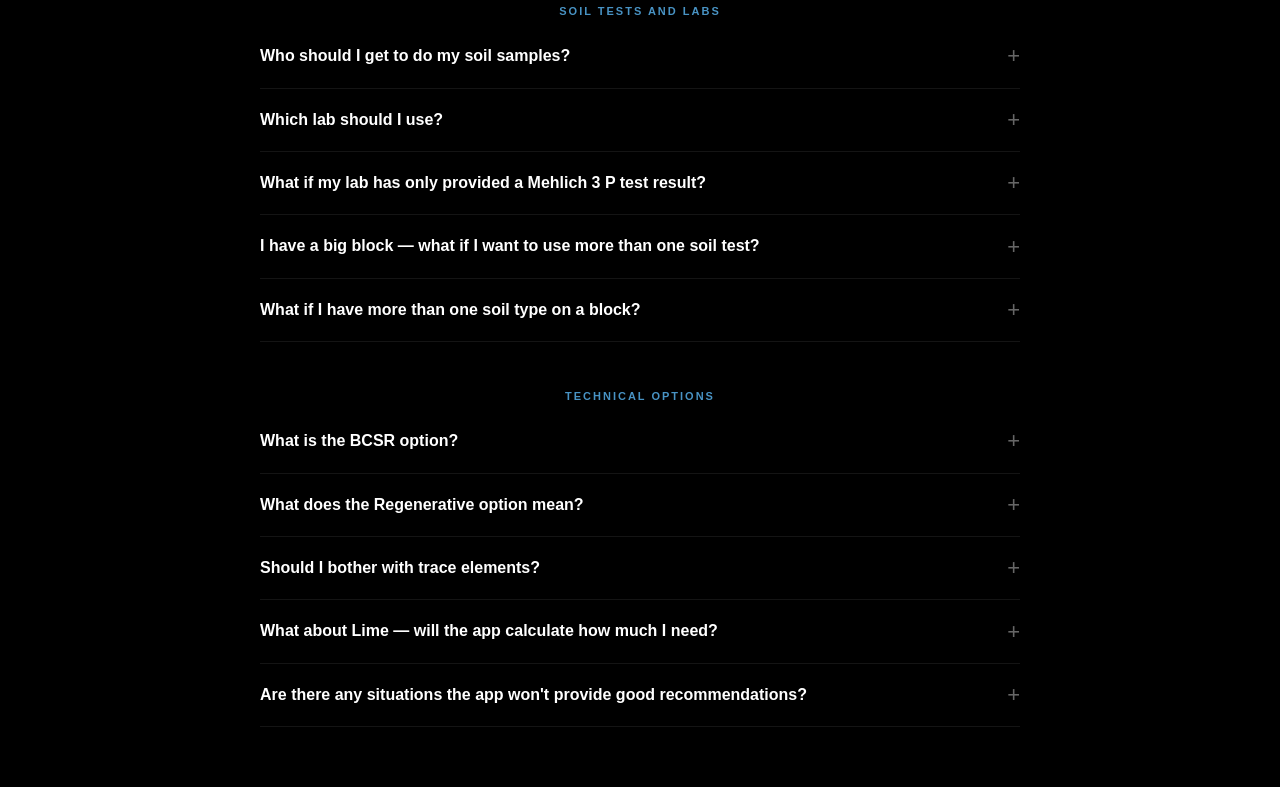
<file: faq.html>
<!DOCTYPE html>
<html lang="en">
<head>
    <meta charset="UTF-8">
    <meta name="viewport" content="width=device-width, initial-scale=1.0">
    <title>FAQ | GrowMore Virtual Agronomist</title>
    <meta name="description" content="Frequently asked questions about GrowMore — the science, the suppliers, the commission model, and how to get the most out of the app.">
    <link rel="stylesheet" href="styles.css">
    <style>
        .faq-section {
            max-width: 760px;
            margin: 0 auto;
        }

        .faq-category {
            margin: 48px 0 8px;
            font-size: 11px;
            font-weight: 700;
            letter-spacing: 2px;
            text-transform: uppercase;
            color: var(--accent, #5bb8f5);
            opacity: 0.8;
        }

        .faq-item {
            border-bottom: 1px solid rgba(255,255,255,0.08);
        }

        .faq-question {
            width: 100%;
            background: none;
            border: none;
            color: inherit;
            font-size: 16px;
            font-weight: 600;
            text-align: left;
            padding: 20px 40px 20px 0;
            cursor: pointer;
            position: relative;
            line-height: 1.4;
            font-family: inherit;
        }

        .faq-question::after {
            content: "+";
            position: absolute;
            right: 0;
            top: 50%;
            transform: translateY(-50%);
            font-size: 22px;
            font-weight: 300;
            color: rgba(255,255,255,0.4);
            transition: transform 0.2s, color 0.2s;
            line-height: 1;
        }

        .faq-item.open .faq-question::after {
            transform: translateY(-50%) rotate(45deg);
            color: rgba(255,255,255,0.7);
        }

        .faq-answer {
            display: none;
            padding: 0 0 20px;
        }

        .faq-item.open .faq-answer {
            display: block;
        }

        .faq-answer p {
            font-size: 15px;
            line-height: 1.75;
            opacity: 0.75;
            margin: 0;
        }
    </style>
    <script defer src="main.js"></script>
</head>
<body>

<header class="nav">
    <div class="nav-container">
        <div class="nav-logo">
            <a href="index.html">
                <img src="assets/growmore_logo.png" alt="GrowMore" class="logo-img">
            </a>
        </div>
        <nav class="nav-links" id="navLinks">
            <a href="index.html">About</a>
            <a href="how-it-works.html">How It Works</a>
            <a href="international.html">International</a>
            <a href="testimonials.html">Testimonials</a>
            <a href="download.html">Download</a>
            <a href="faq.html">FAQ</a>
            <a href="privacy.html">Privacy</a>
            <a href="terms.html">Terms</a>
            <a href="contact.html">Contact</a>
        </nav>
        <div class="menu-toggle" onclick="toggleMenu()">☰</div>
    </div>
</header>

<section class="page">
    <div class="page-container">

        <h1>Frequently Asked Questions</h1>
        <p class="page-intro">Straight answers for practical farmers.</p>

        <div class="faq-section">

            <div class="faq-category">About the app</div>

            <div class="faq-item">
                <button class="faq-question">Who is this app for?</button>
                <div class="faq-answer">
                    <p>It's for Dairy or Drystock Farmers grazing ruminant animals on semi-permanent pasture composing mainly of grasses and preferably with a good proportion of clover for Nitrogen fixation.</p>
                </div>
            </div>

            <div class="faq-item">
                <button class="faq-question">Can I use it for another style of farming?</button>
                <div class="faq-answer">
                    <p>Not without some qualifiers. If you are a cut and carry operation or a turf farmer without the benefit of the return of dung and urine, or without a healthy clover population, you might need a slightly different balance of nutrients to get the most out of your soil.</p>
                </div>
            </div>

            <div class="faq-item">
                <button class="faq-question">Can I use it for my orchard or cropping land?</button>
                <div class="faq-answer">
                    <p>Many orchard fruits and some crops prefer low chloride sources of Potassium. The pasture-based part of the app is designed to deliver least cost recommendations which will most often favour the cheaper, less refined Muriate of Potash. This may not be ideal for horticultural applications.</p>
                </div>
            </div>

            <div class="faq-item">
                <button class="faq-question">Is the app free?</button>
                <div class="faq-answer">
                    <p>Yes — free to download and free to use. GrowMore earns a commission from participating suppliers when orders are placed through the app, at the same flat rate from every supplier. That's the business model. There's no subscription, no paywall, and no cost to the farmer.</p>
                </div>
            </div>

            <div class="faq-category">The science</div>

            <div class="faq-item">
                <button class="faq-question">Why should I trust an app?</button>
                <div class="faq-answer">
                    <p>Because the science behind it is well understood. The observations made by the science can be well described using mathematics. And computer code is very good at mathematics — perfect even. That's not to say the app can overcome poor soil sampling protocols — it can't. But the fundamentals of plant nutrition have been established over decades, with local NZ research calibrating exactly how much of each nutrient is needed to achieve optimal pasture production under our conditions.</p>
                </div>
            </div>

            <div class="faq-item">
                <button class="faq-question">My current consultant is a guru and has been with me for years. Why would I need this?</button>
                <div class="faq-answer">
                    <p>Science and gurus make for uncomfortable bedfellows. If your consultant is truly operating from a scientific perspective, the recommendations you receive from them should be very close to what the app recommends. Of course, most reps won't tell you what the competition's pricing is — which the app will. Think of it like Webjet for fertiliser.</p>
                </div>
            </div>

            <div class="faq-item">
                <button class="faq-question">My consultant says an app can't replace the human eye.</button>
                <div class="faq-answer">
                    <p>Ask them how many times they depart from what a soil test result says when making their recommendations.</p>
                </div>
            </div>

            <div class="faq-item">
                <button class="faq-question">Science has been known to be wrong. How can I be sure of accurate recommendations?</button>
                <div class="faq-answer">
                    <p>Science does self-correct, and the fundamentals of plant growth — what nutrients are required and how they affect production — have been established over decades with only slight modification. The calibration data underpinning this app is based on NZ-specific research, not general assumptions.</p>
                </div>
            </div>

            <div class="faq-category">Suppliers and independence</div>

            <div class="faq-item">
                <button class="faq-question">How does GrowMore stay independent if it earns commissions from suppliers?</button>
                <div class="faq-answer">
                    <p>Because every participating supplier pays the same commission rate. There are no preferred placements, no higher rates for certain brands, no commercial relationships that influence the ranking. The order in which suppliers appear is determined purely by on-ground cost calculated from your soil test. We have no financial reason to favour one supplier over another — that equal treatment is the basis of independence.</p>
                </div>
            </div>

            <div class="faq-item">
                <button class="faq-question">What happens if a supplier isn't on the platform?</button>
                <div class="faq-answer">
                    <p>They still appear in your pricing results. We show their product catalogue and pricing — you just need to place the order with them directly rather than through the app. Our hope is that as farmers use the platform and suppliers see the volume it generates, more will choose to participate and enable in-app ordering.</p>
                </div>
            </div>

            <div class="faq-item">
                <button class="faq-question">I'm a shareholder in a co-operative fertiliser supplier. Isn't it disloyal to be shopping around?</button>
                <div class="faq-answer">
                    <p>Perhaps. But it could also be termed disloyal of co-operatives to offer discounted products to individual farms to retain business — after all, their discount is your cost. Sunlight is the best disinfectant. The app just offers illumination.</p>
                </div>
            </div>

            <div class="faq-category">Fertiliser decisions</div>

            <div class="faq-item">
                <button class="faq-question">Will the app help me grow more pasture?</button>
                <div class="faq-answer">
                    <p>Possibly — it depends on how far from optimal your soil test results currently are. If nutrient levels are already well managed, the immediate benefit is price comparison. If levels are below optimal, there's likely genuine production to be gained from a well-planned programme.</p>
                </div>
            </div>

            <div class="faq-item">
                <button class="faq-question">How much pasture should I be growing?</button>
                <div class="faq-answer">
                    <p>Between 12 and 20 t/ha of DM would be a good range for most NZ pastoral farms. Less when droughts persist or a wet spring with lack of sunlight hinders recovery after grazing. Top farmers feeding 70% or more home-grown pasture regularly achieve 1,100–1,700 kg MS/ha with 600 kg MS/cow.</p>
                </div>
            </div>

            <div class="faq-item">
                <button class="faq-question">How much fertiliser should I be putting on?</button>
                <div class="faq-answer">
                    <p>In a nutshell, enough to replace what is leaving the farm. Or, if the nutrient levels are below optimal, enough to build them up — after covering what is leaving — or as much as your budget permits. Every ton of dry matter produced contains around 5% mineral. A 20 t/ha annual DM yield means around a ton of nutrient element has been pulled from the soil.</p>
                </div>
            </div>

            <div class="faq-item">
                <button class="faq-question">What about Nitrogen? How does the app deal with it?</button>
                <div class="faq-answer">
                    <p>Nitrogen is a personal preference within the app — kind of like having fries with your order. If you want N included with your recommendation you opt in through Fine Tuning. You can also specify whether you prefer a non-volatilisation Nitrogen product. It's up to you. The app won't police how much Nitrogen you're using — there are plenty of other compliance tools for that.</p>
                </div>
            </div>

            <div class="faq-item">
                <button class="faq-question">Will the app tell me how much is optimal?</button>
                <div class="faq-answer">
                    <p>It will. But if the budget doesn't permit the full capital input, you can easily scale back using the Fine Tuning sliders for Capital P and Capital K. The default behaviour for both is set to 0% — meaning maintenance-only unless you actively choose to build.</p>
                </div>
            </div>

            <div class="faq-category">Soil tests and labs</div>

            <div class="faq-item">
                <button class="faq-question">Who should I get to do my soil samples?</button>
                <div class="faq-answer">
                    <p>You can use your existing nutrient advisor, an independent agronomist, or do it yourself for a truly independent result. The Fertiliser Association of New Zealand has a helpful instruction manual at fertiliser.org.nz/resources/booklets.</p>
                </div>
            </div>

            <div class="faq-item">
                <button class="faq-question">Which lab should I use?</button>
                <div class="faq-answer">
                    <p>Any lab able to run the suite of tests adopted as standards in New Zealand is fine. International labs are acceptable too, but some results may need to be translated into NZ equivalents which can introduce a further margin of error.</p>
                </div>
            </div>

            <div class="faq-item">
                <button class="faq-question">What if my lab has only provided a Mehlich 3 P test result?</button>
                <div class="faq-answer">
                    <p>NZ soil science is built on empirical studies using the Olsen P lab extract. The calibration details — how many kilograms of phosphorus are required to change the test result, and what production change is linked to that — are all linked to the Olsen P extract. If you only have a Mehlich 3 result, it would need to be converted to an Olsen P equivalent, which introduces additional uncertainty.</p>
                </div>
            </div>

            <div class="faq-item">
                <button class="faq-question">I have a big block — what if I want to use more than one soil test?</button>
                <div class="faq-answer">
                    <p>The app can perform a weighted average on your soil test results. Use the hectare slider to apportion each soil test result accordingly. So if you have a 100 hectare block with 3 samples covering 20ha, 30ha and 50ha, the 20ha sample won't unduly skew the result. Alternatively, for a non-weighted result, set each sample to the full area of the block and the app will apply a uniform average.</p>
                </div>
            </div>

            <div class="faq-item">
                <button class="faq-question">What if I have more than one soil type on a block?</button>
                <div class="faq-answer">
                    <p>The app can only deal with single soil types when calculating a fertiliser application. You can choose to make a single fertiliser application cover more than one block provided they are the same soil type. If they are different, you should consider creating a separate fertiliser application for each soil type.</p>
                </div>
            </div>

            <div class="faq-category">Technical options</div>

            <div class="faq-item">
                <button class="faq-question">What is the BCSR option?</button>
                <div class="faq-answer">
                    <p>BCSR stands for Base Cation Saturation Ratio. It's an alternative interpretation of soil cation balance — calcium, magnesium, potassium and sodium — expressed as percentages of the total cation exchange capacity. It has been persistent in certain agronomy circles and is included as an option. It often results in higher levels of magnesium being recommended. User discretion is advised — it should be understood as an alternative lens, not a replacement for SLAN-based recommendations.</p>
                </div>
            </div>

            <div class="faq-item">
                <button class="faq-question">What does the Regenerative option mean?</button>
                <div class="faq-answer">
                    <p>Regenerative in the context of this app means a preference for less acidulated forms of Phosphorus and dechlorinated Potassium sources. It adjusts the product selection toward less processed mineral inputs where available from participating suppliers.</p>
                </div>
            </div>

            <div class="faq-item">
                <button class="faq-question">Should I bother with trace elements?</button>
                <div class="faq-answer">
                    <p>Up to you. Plants require 17 elements to grow — and trace elements matter more than their small quantities suggest. The best way to know for sure is a relevant herbage tissue test: Clover only for Boron and Molybdenum, Mixed Pasture for everything else. The app can prescribe the relevant trace element inclusions to move from deficient into the green zone.</p>
                </div>
            </div>

            <div class="faq-item">
                <button class="faq-question">What about Lime — will the app calculate how much I need?</button>
                <div class="faq-answer">
                    <p>Yes. The app works out an Ag-Lime rate in tonnes per hectare from your soil pH, shown on its own Lime tab alongside the supply options. In the current release it is a recommendation only — lime is not added to your order with the fertiliser blend.</p>
                </div>
            </div>

            <div class="faq-item">
                <button class="faq-question">Are there any situations the app won't provide good recommendations?</button>
                <div class="faq-answer">
                    <p>If your farm is in a desert or a rainforest then fertiliser is likely not your limiting factor and you should look to farming alternative pasture species or animals. For NZ pastoral farms operating under normal rainfall conditions, the app is designed to work well. Some common sense is always appropriate.</p>
                </div>
            </div>

        </div>

    </div>
</section>

<script>
    document.querySelectorAll('.faq-question').forEach(btn => {
        btn.addEventListener('click', () => {
            const item = btn.parentElement;
            const isOpen = item.classList.contains('open');
            // Close all
            document.querySelectorAll('.faq-item.open').forEach(el => el.classList.remove('open'));
            // Open this one if it was closed
            if (!isOpen) item.classList.add('open');
        });
    });

    function toggleMenu() {
        document.getElementById("navLinks").classList.toggle("active");
    }
</script>

</body>
</html>
</file>
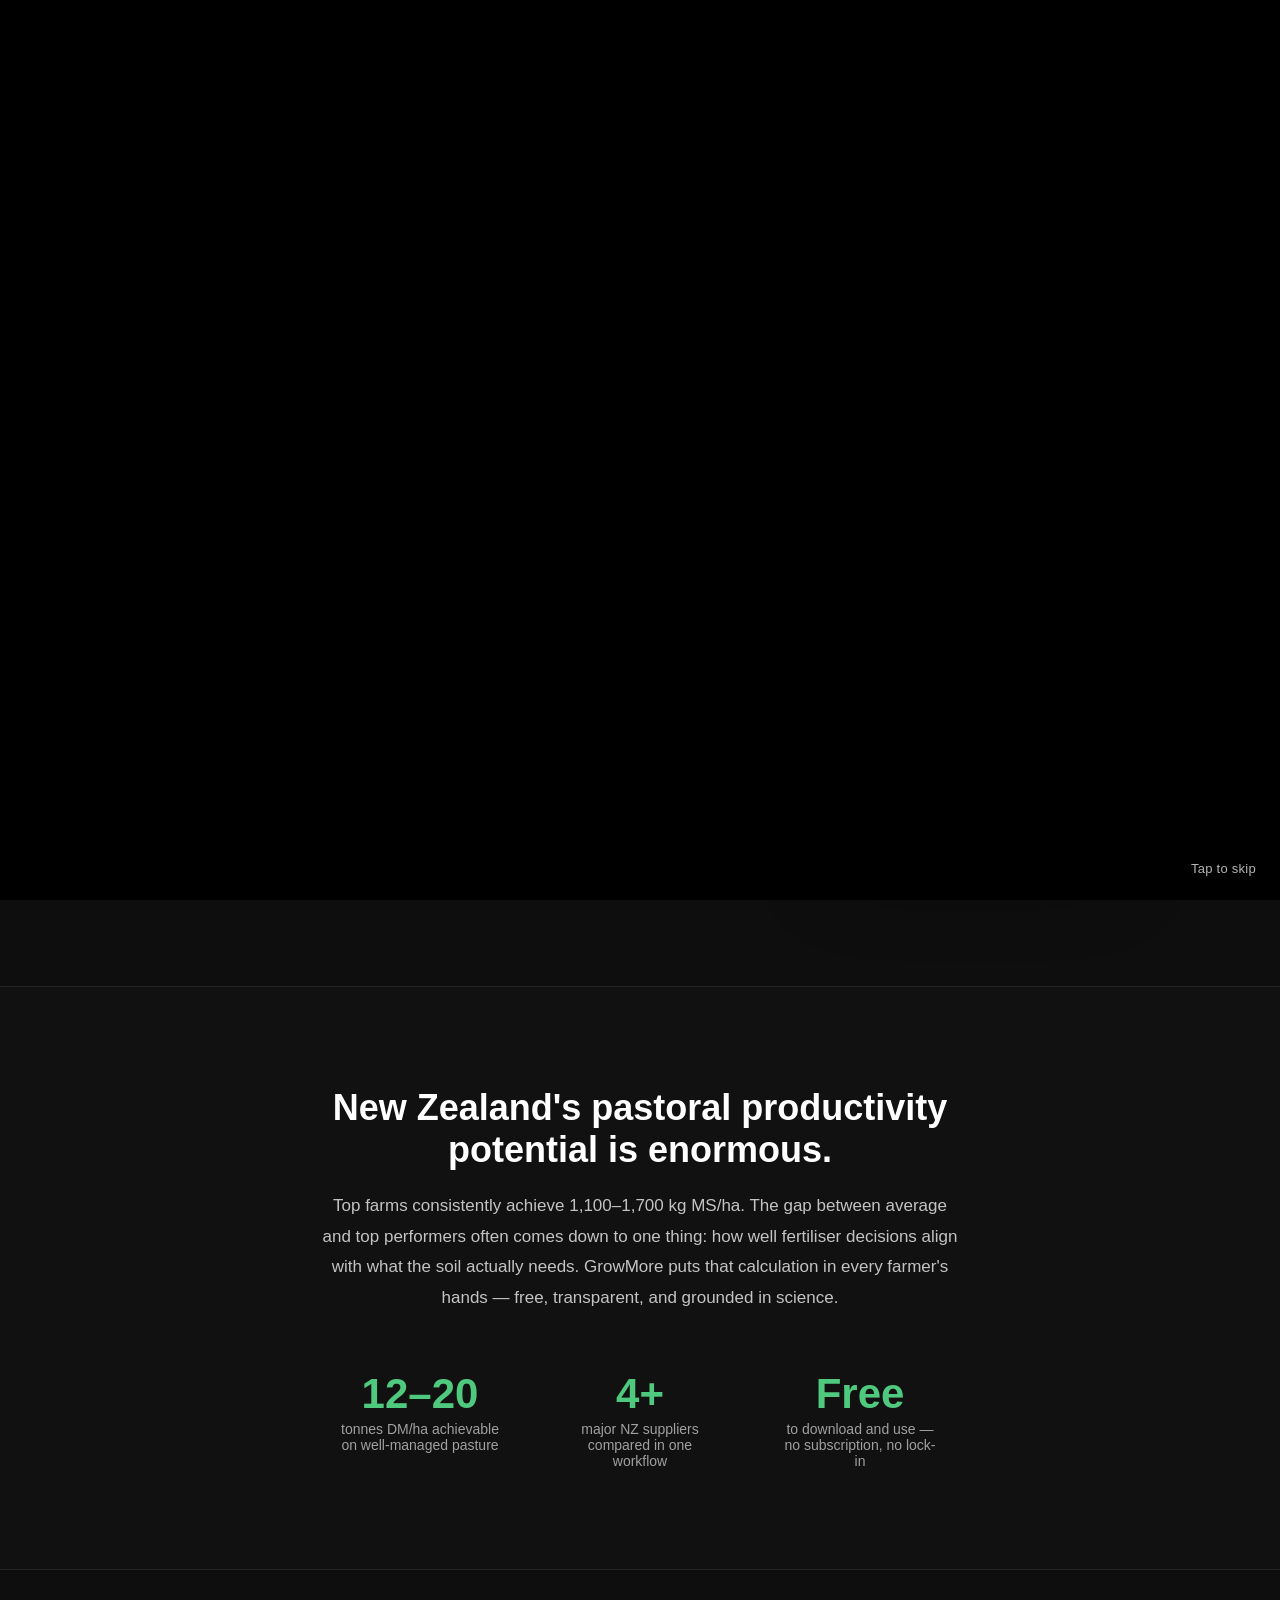
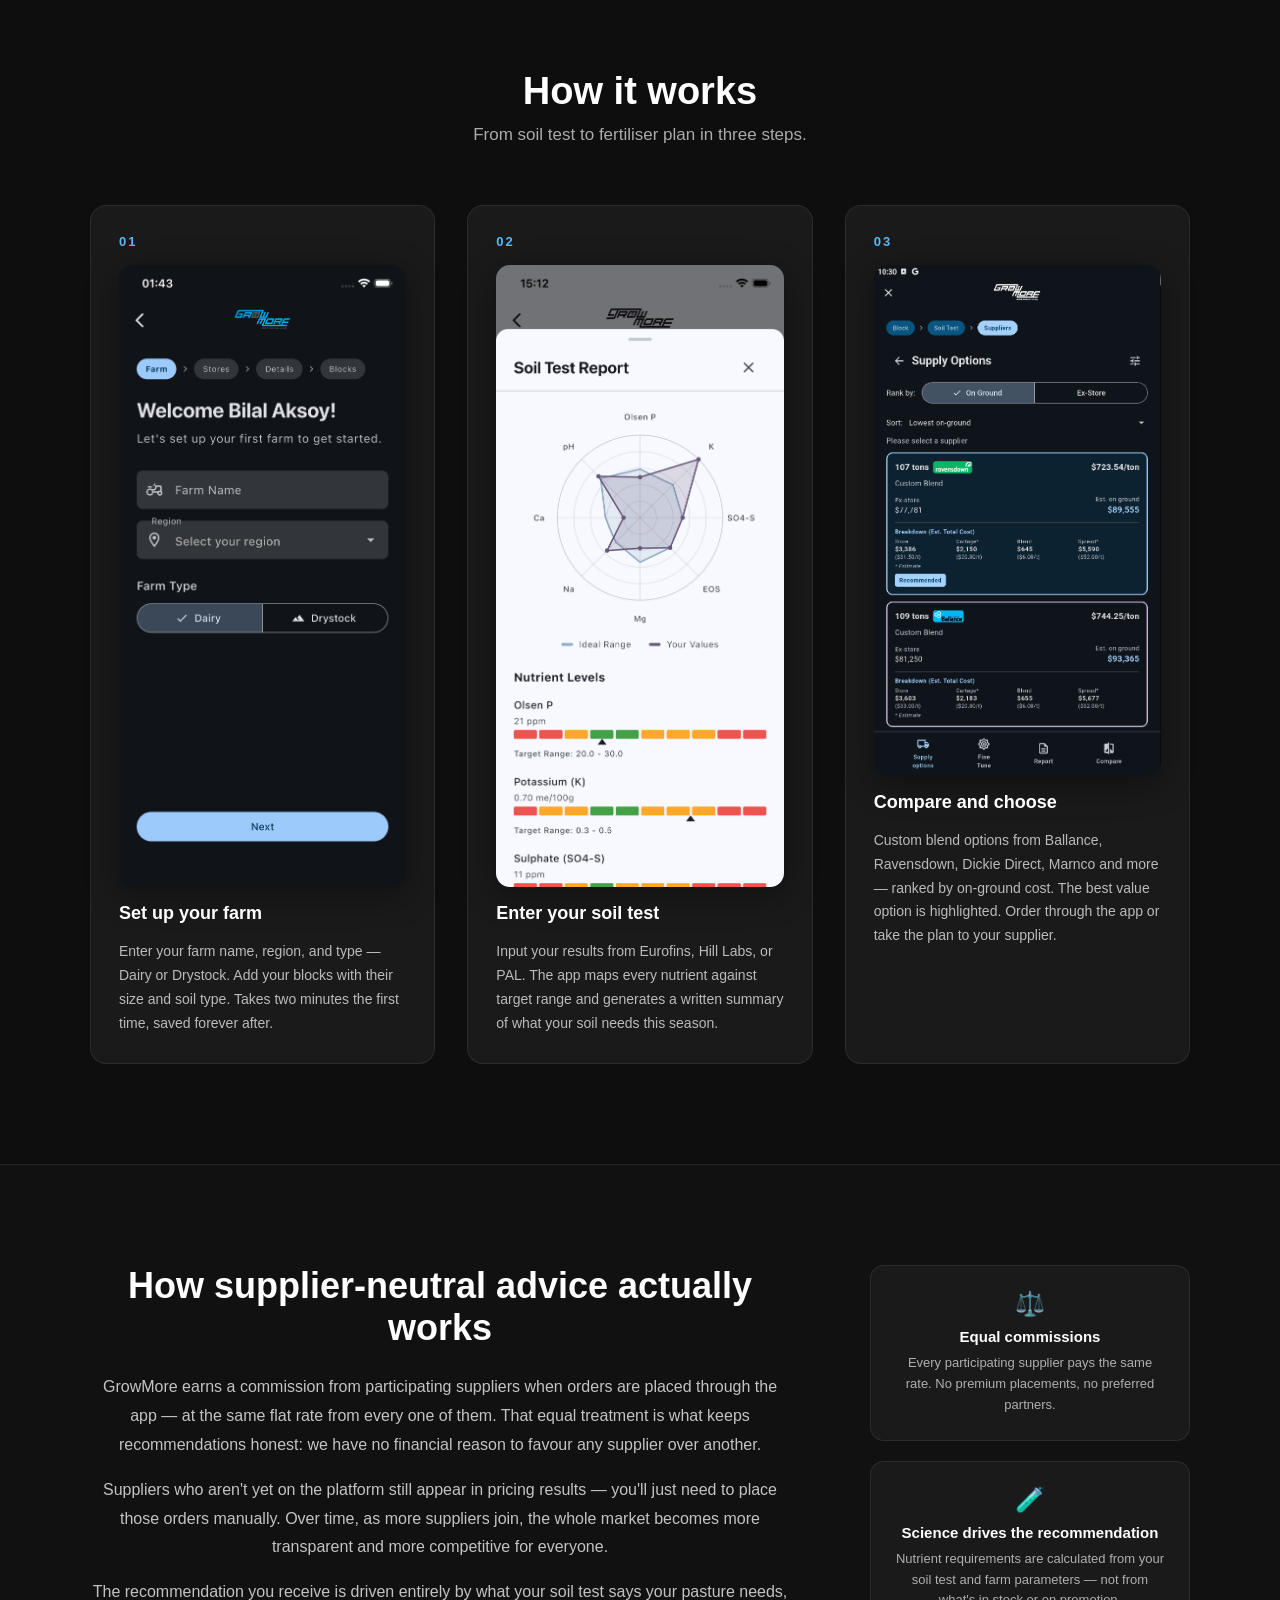
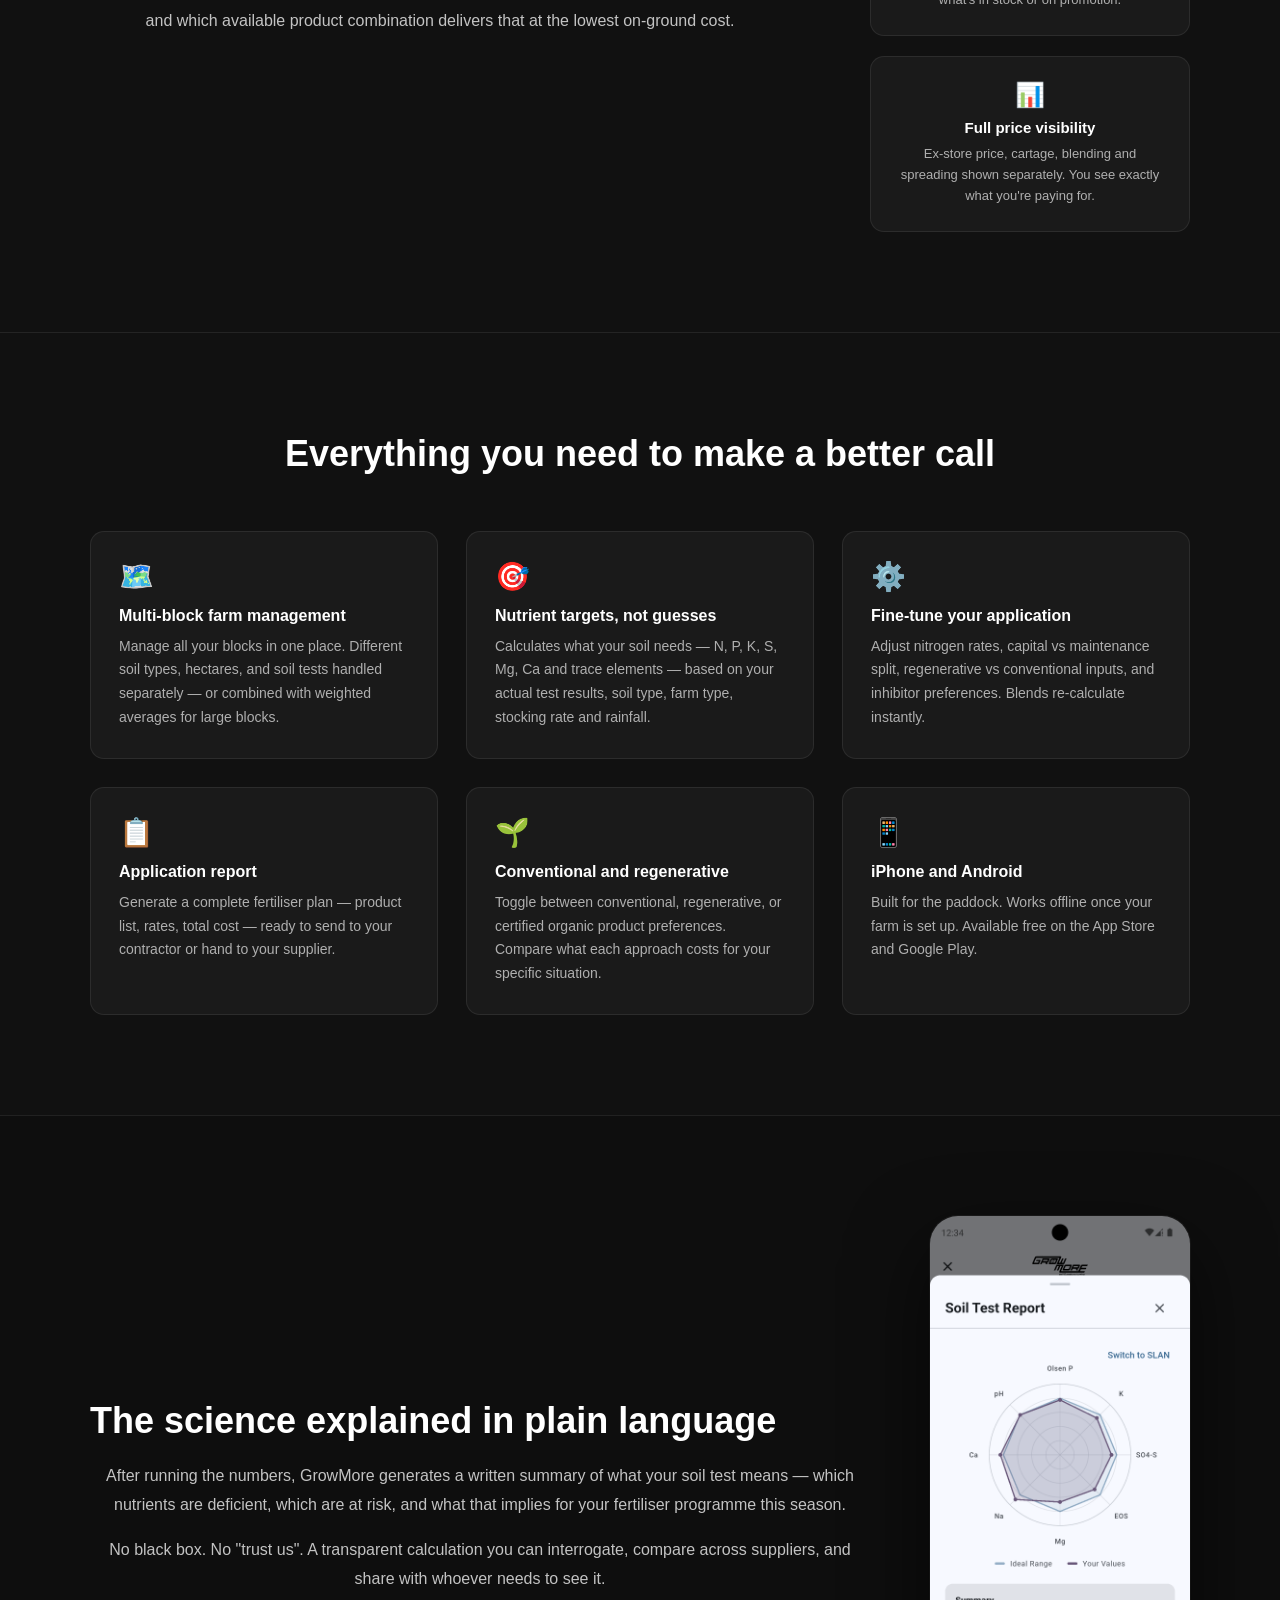
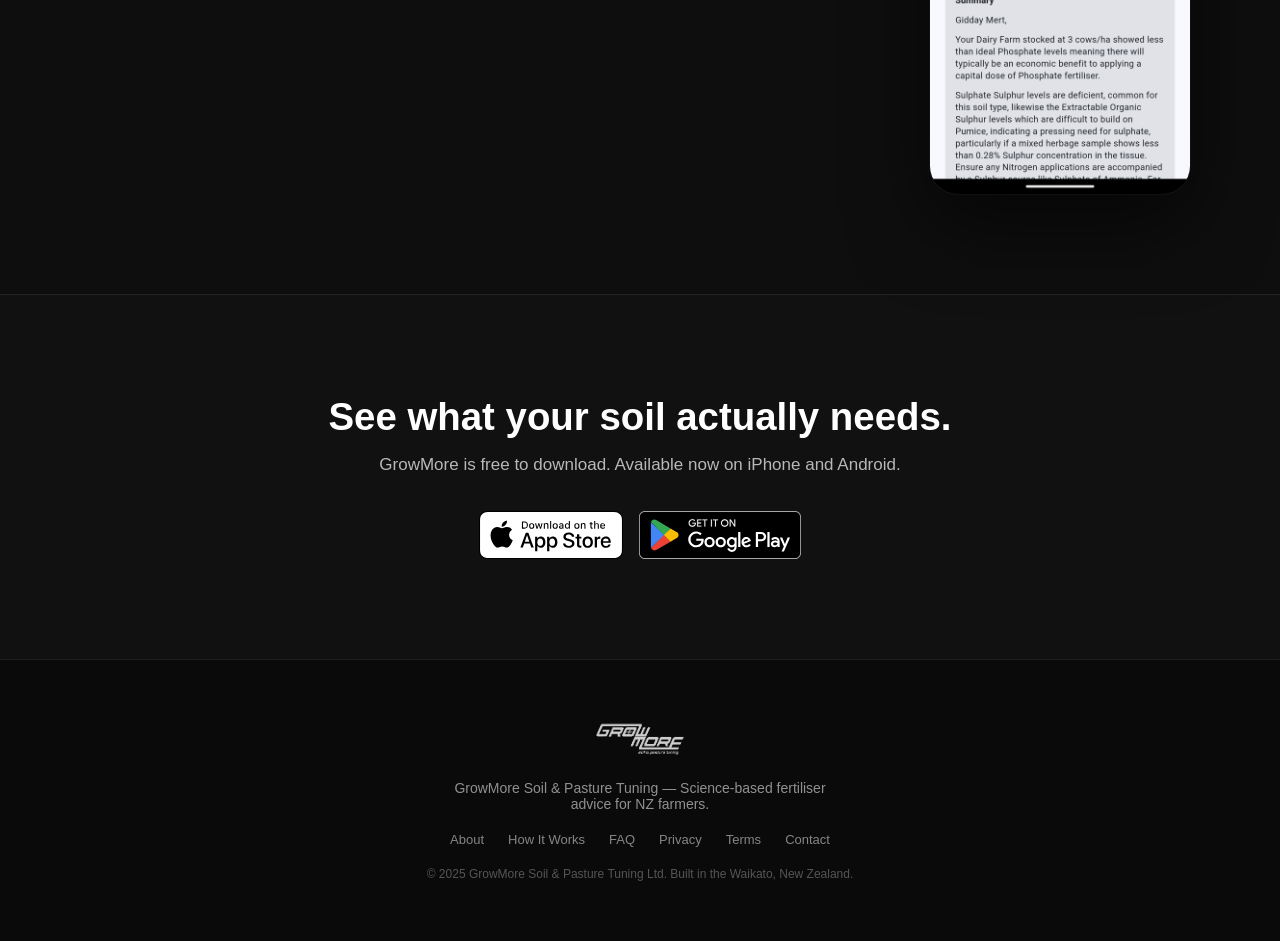
<file: home.html>
<!DOCTYPE html>
<html lang="en">
<head>
  <meta charset="UTF-8">
  <meta name="viewport" content="width=device-width, initial-scale=1">
  <title>GrowMore Virtual Agronomist — Independent Fertiliser Advice for NZ Farmers</title>
  <meta name="description" content="Enter your soil test. Compare every major NZ fertiliser supplier. Get the least-cost blend that meets your nutrient targets — science-based, supplier-neutral, free to use.">
  <link rel="stylesheet" href="styles.css">
  <link rel="stylesheet" href="home.css">
</head>
<body>

  <!-- NAV -->
  <header class="nav">
    <div class="nav-container">
      <div class="nav-logo">
        <a href="index.html">
          <img src="assets/growmore_logo.png" alt="GrowMore" class="logo-img">
        </a>
      </div>
      <nav class="nav-links" id="navLinks">
        <a href="index.html">About</a>
        <a href="how-it-works.html">How It Works</a>
        <a href="international.html">International</a>
        <a href="testimonials.html">Testimonials</a>
        <a href="download.html">Download</a>
        <a href="faq.html">FAQ</a>
        <a href="privacy.html">Privacy</a>
        <a href="terms.html">Terms</a>
        <a href="contact.html">Contact</a>
      </nav>
      <div class="menu-toggle" onclick="toggleMenu()">☰</div>
    </div>
  </header>

  <!-- SPLASH VIDEO -->
  <div id="splash" aria-hidden="true">
    <video id="splashVideo" autoplay muted playsinline preload="auto">
      <source src="assets/splash.mp4" type="video/mp4">
    </video>
    <span class="splash-skip">Tap to skip</span>
  </div>

  <!-- HERO -->
  <section class="hero">
    <div class="hero-inner">
      <div class="hero-text">
        <div class="hero-pill">Science-based. Supplier-neutral. Free to use.</div>
        <h1>Better fertiliser decisions.<br>From your phone.</h1>
        <p class="hero-sub">Enter your soil test results and get a science-based nutrient plan — with real pricing from every major NZ supplier ranked by on-ground cost. More productive pastures start with better information.</p>
        <div class="store-badges">
          <a href="https://apps.apple.com/nz/app/growmore-virtual-agronomist/id6773807170" target="_blank" rel="noopener">
            <img src="assets/Download_on_the_App_Store_Badge_US-UK_RGB_wht_092917.svg" alt="Download on the App Store">
          </a>
          <a href="https://play.google.com/store/apps/details?id=nz.co.growmorespt.growmore&pcampaignid=web_share" target="_blank" rel="noopener">
            <img src="assets/GetItOnGooglePlay_Badge_Web_color_English.svg" alt="Get it on Google Play">
          </a>
        </div>
      </div>
      <div class="hero-phone">
        <img src="assets/app-soil-test.png" alt="GrowMore soil test results — radar chart and nutrient levels" class="phone-screen">
      </div>
    </div>
  </section>

  <!-- OPPORTUNITY -->
  <section class="problem-section">
    <div class="content-container">
      <h2>New Zealand's pastoral productivity potential is enormous.</h2>
      <p>Top farms consistently achieve 1,100–1,700 kg MS/ha. The gap between average and top performers often comes down to one thing: how well fertiliser decisions align with what the soil actually needs. GrowMore puts that calculation in every farmer's hands — free, transparent, and grounded in science.</p>
      <div class="stat-row">
        <div class="stat">
          <span class="stat-num">12–20</span>
          <span class="stat-label">tonnes DM/ha achievable on well-managed pasture</span>
        </div>
        <div class="stat">
          <span class="stat-num">4+</span>
          <span class="stat-label">major NZ suppliers compared in one workflow</span>
        </div>
        <div class="stat">
          <span class="stat-num">Free</span>
          <span class="stat-label">to download and use — no subscription, no lock-in</span>
        </div>
      </div>
    </div>
  </section>

  <!-- HOW IT WORKS -->
  <section class="how-section">
    <div class="content-container">
      <h2>How it works</h2>
      <p class="section-sub">From soil test to fertiliser plan in three steps.</p>

      <div class="steps-grid">

        <div class="step-card">
          <div class="step-num">01</div>
          <img src="assets/app-farm-setup.png" alt="Set up your farm — name, region, farm type" class="step-img">
          <h3>Set up your farm</h3>
          <p>Enter your farm name, region, and type — Dairy or Drystock. Add your blocks with their size and soil type. Takes two minutes the first time, saved forever after.</p>
        </div>

        <div class="step-card">
          <div class="step-num">02</div>
          <img src="assets/app-soil-test.png" alt="Enter soil test results — radar chart and nutrient target bars" class="step-img">
          <h3>Enter your soil test</h3>
          <p>Input your results from Eurofins, Hill Labs, or PAL. The app maps every nutrient against target range and generates a written summary of what your soil needs this season.</p>
        </div>

        <div class="step-card">
          <div class="step-num">03</div>
          <img src="assets/step10.png" alt="Compare suppliers — ranked by on-ground cost" class="step-img">
          <h3>Compare and choose</h3>
          <p>Custom blend options from Ballance, Ravensdown, Dickie Direct, Marnco and more — ranked by on-ground cost. The best value option is highlighted. Order through the app or take the plan to your supplier.</p>
        </div>

      </div>
    </div>
  </section>

  <!-- HOW WE STAY INDEPENDENT -->
  <section class="independent-section">
    <div class="content-container independent-inner">
      <div class="independent-text">
        <h2>How supplier-neutral advice actually works</h2>
        <p>GrowMore earns a commission from participating suppliers when orders are placed through the app — at the same flat rate from every one of them. That equal treatment is what keeps recommendations honest: we have no financial reason to favour any supplier over another.</p>
        <p>Suppliers who aren't yet on the platform still appear in pricing results — you'll just need to place those orders manually. Over time, as more suppliers join, the whole market becomes more transparent and more competitive for everyone.</p>
        <p>The recommendation you receive is driven entirely by what your soil test says your pasture needs, and which available product combination delivers that at the lowest on-ground cost.</p>
      </div>
      <div class="independent-visual">
        <div class="independent-card">
          <div class="ind-icon">⚖️</div>
          <h3>Equal commissions</h3>
          <p>Every participating supplier pays the same rate. No premium placements, no preferred partners.</p>
        </div>
        <div class="independent-card">
          <div class="ind-icon">🧪</div>
          <h3>Science drives the recommendation</h3>
          <p>Nutrient requirements are calculated from your soil test and farm parameters — not from what's in stock or on promotion.</p>
        </div>
        <div class="independent-card">
          <div class="ind-icon">📊</div>
          <h3>Full price visibility</h3>
          <p>Ex-store price, cartage, blending and spreading shown separately. You see exactly what you're paying for.</p>
        </div>
      </div>
    </div>
  </section>

  <!-- FEATURES -->
  <section class="features-section">
    <div class="content-container">
      <h2>Everything you need to make a better call</h2>
      <div class="features-grid">
        <div class="feature">
          <div class="feature-icon">🗺️</div>
          <h3>Multi-block farm management</h3>
          <p>Manage all your blocks in one place. Different soil types, hectares, and soil tests handled separately — or combined with weighted averages for large blocks.</p>
        </div>
        <div class="feature">
          <div class="feature-icon">🎯</div>
          <h3>Nutrient targets, not guesses</h3>
          <p>Calculates what your soil needs — N, P, K, S, Mg, Ca and trace elements — based on your actual test results, soil type, farm type, stocking rate and rainfall.</p>
        </div>
        <div class="feature">
          <div class="feature-icon">⚙️</div>
          <h3>Fine-tune your application</h3>
          <p>Adjust nitrogen rates, capital vs maintenance split, regenerative vs conventional inputs, and inhibitor preferences. Blends re-calculate instantly.</p>
        </div>
        <div class="feature">
          <div class="feature-icon">📋</div>
          <h3>Application report</h3>
          <p>Generate a complete fertiliser plan — product list, rates, total cost — ready to send to your contractor or hand to your supplier.</p>
        </div>
        <div class="feature">
          <div class="feature-icon">🌱</div>
          <h3>Conventional and regenerative</h3>
          <p>Toggle between conventional, regenerative, or certified organic product preferences. Compare what each approach costs for your specific situation.</p>
        </div>
        <div class="feature">
          <div class="feature-icon">📱</div>
          <h3>iPhone and Android</h3>
          <p>Built for the paddock. Works offline once your farm is set up. Available free on the App Store and Google Play.</p>
        </div>
      </div>
    </div>
  </section>

  <!-- SHOWCASE -->
  <section class="showcase-section">
    <div class="showcase-inner">
      <div class="showcase-text">
        <h2>The science explained in plain language</h2>
        <p>After running the numbers, GrowMore generates a written summary of what your soil test means — which nutrients are deficient, which are at risk, and what that implies for your fertiliser programme this season.</p>
        <p>No black box. No "trust us". A transparent calculation you can interrogate, compare across suppliers, and share with whoever needs to see it.</p>
      </div>
      <div class="showcase-phone">
        <img src="assets/app-slan-report.png" alt="GrowMore soil test report — radar chart and written summary" class="phone-screen">
      </div>
    </div>
  </section>

  <!-- CTA -->
  <section class="cta-section">
    <div class="content-container cta-inner">
      <h2>See what your soil actually needs.</h2>
      <p>GrowMore is free to download. Available now on iPhone and Android.</p>
      <div class="store-badges">
        <a href="https://apps.apple.com/nz/app/growmore-virtual-agronomist/id6773807170" target="_blank" rel="noopener">
          <img src="assets/Download_on_the_App_Store_Badge_US-UK_RGB_wht_092917.svg" alt="Download on the App Store">
        </a>
        <a href="https://play.google.com/store/apps/details?id=nz.co.growmorespt.growmore&pcampaignid=web_share" target="_blank" rel="noopener">
          <img src="assets/GetItOnGooglePlay_Badge_Web_color_English.svg" alt="Get it on Google Play">
        </a>
      </div>
    </div>
  </section>

  <!-- FOOTER -->
  <footer class="site-footer">
    <div class="content-container footer-inner">
      <img src="assets/growmore_logo.png" alt="GrowMore" class="footer-logo">
      <p class="footer-text">GrowMore Soil & Pasture Tuning — Science-based fertiliser advice for NZ farmers.</p>
      <div class="footer-links">
        <a href="index.html">About</a>
        <a href="how-it-works.html">How It Works</a>
        <a href="faq.html">FAQ</a>
        <a href="privacy.html">Privacy</a>
        <a href="terms.html">Terms</a>
        <a href="contact.html">Contact</a>
      </div>
      <p class="footer-copy">© 2025 GrowMore Soil & Pasture Tuning Ltd. Built in the Waikato, New Zealand.</p>
    </div>
  </footer>

  <script>
    const splash = document.getElementById("splash");
    const video = document.getElementById("splashVideo");
    let dismissed = false;

    function dismissSplash() {
      if (dismissed) return;
      dismissed = true;
      splash.classList.add("fade");
      setTimeout(() => { splash.remove(); }, 700);
    }

    video.addEventListener("ended", dismissSplash);
    video.addEventListener("error", dismissSplash);
    splash.addEventListener("click", dismissSplash);
    setTimeout(dismissSplash, 8000);

    function toggleMenu() {
      const menu = document.getElementById("navLinks");
      menu.classList.toggle("active");
    }
  </script>

</body>
</html>
</file>
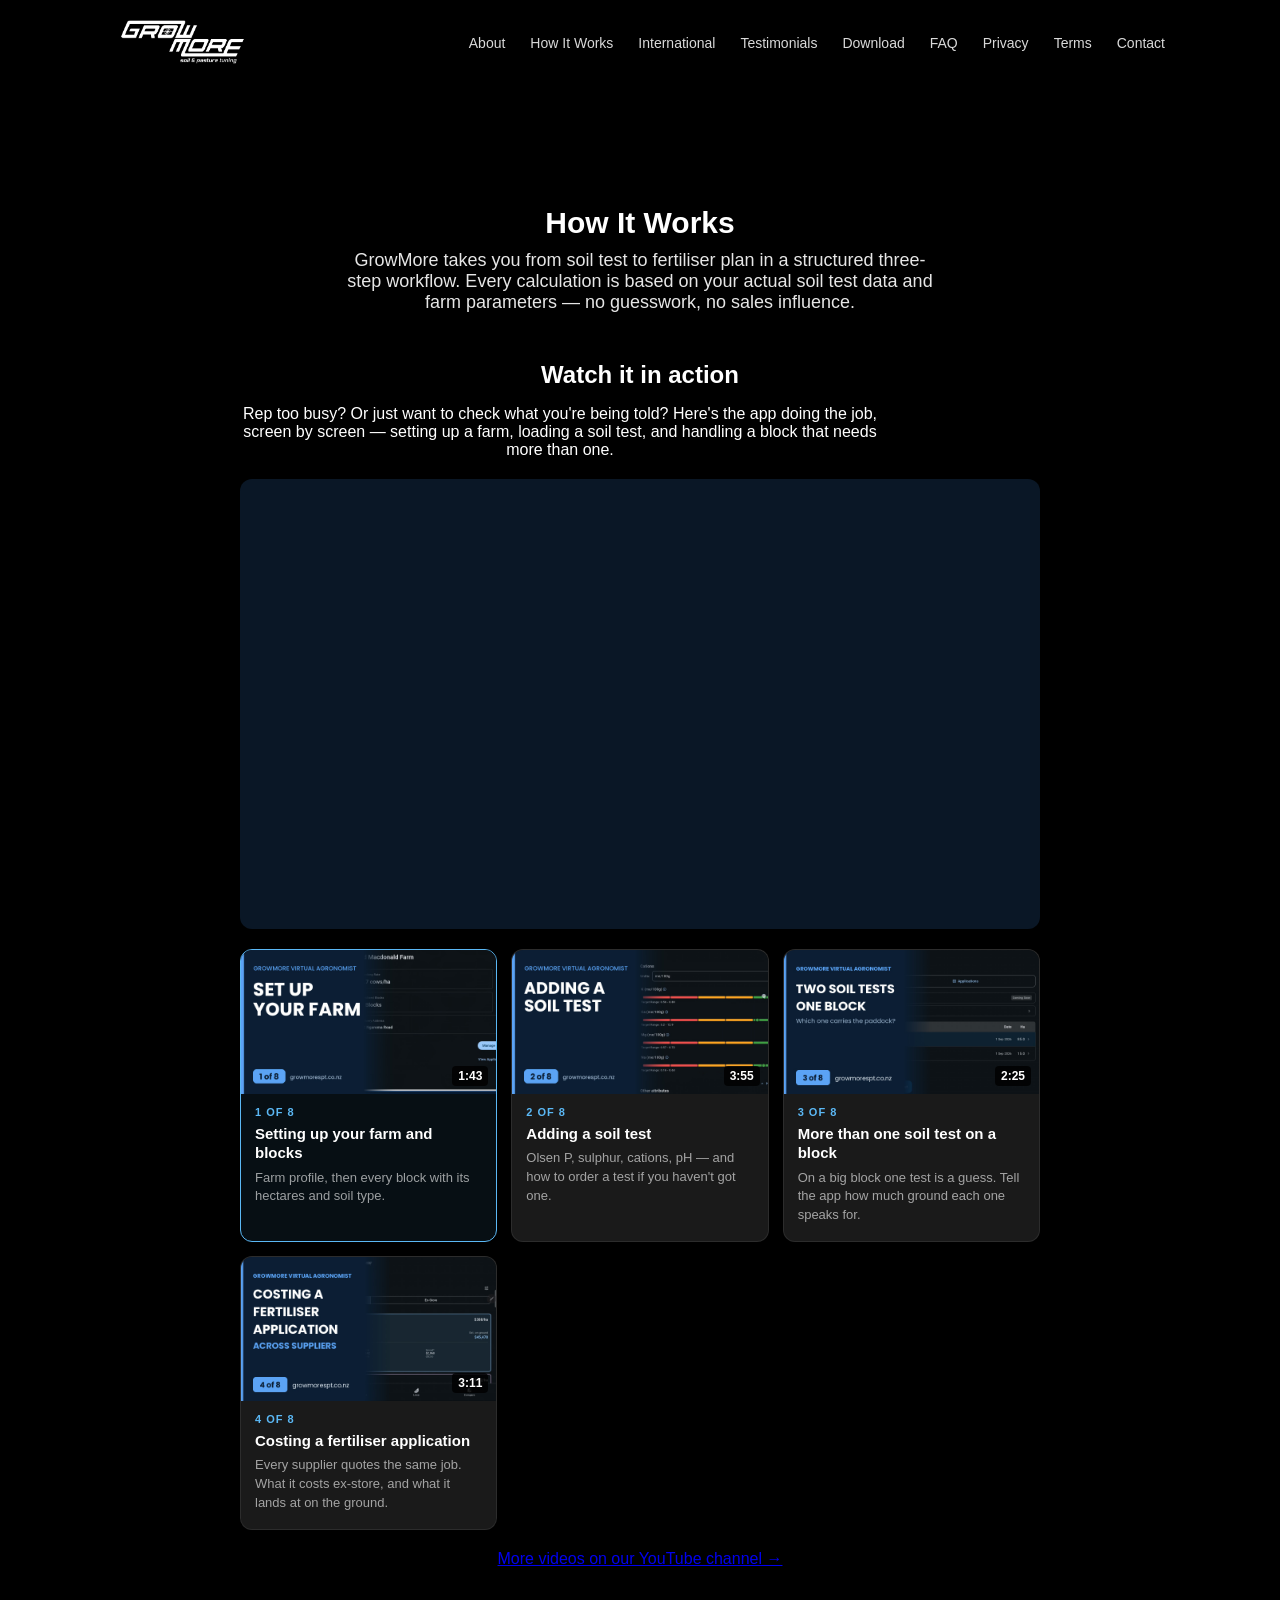
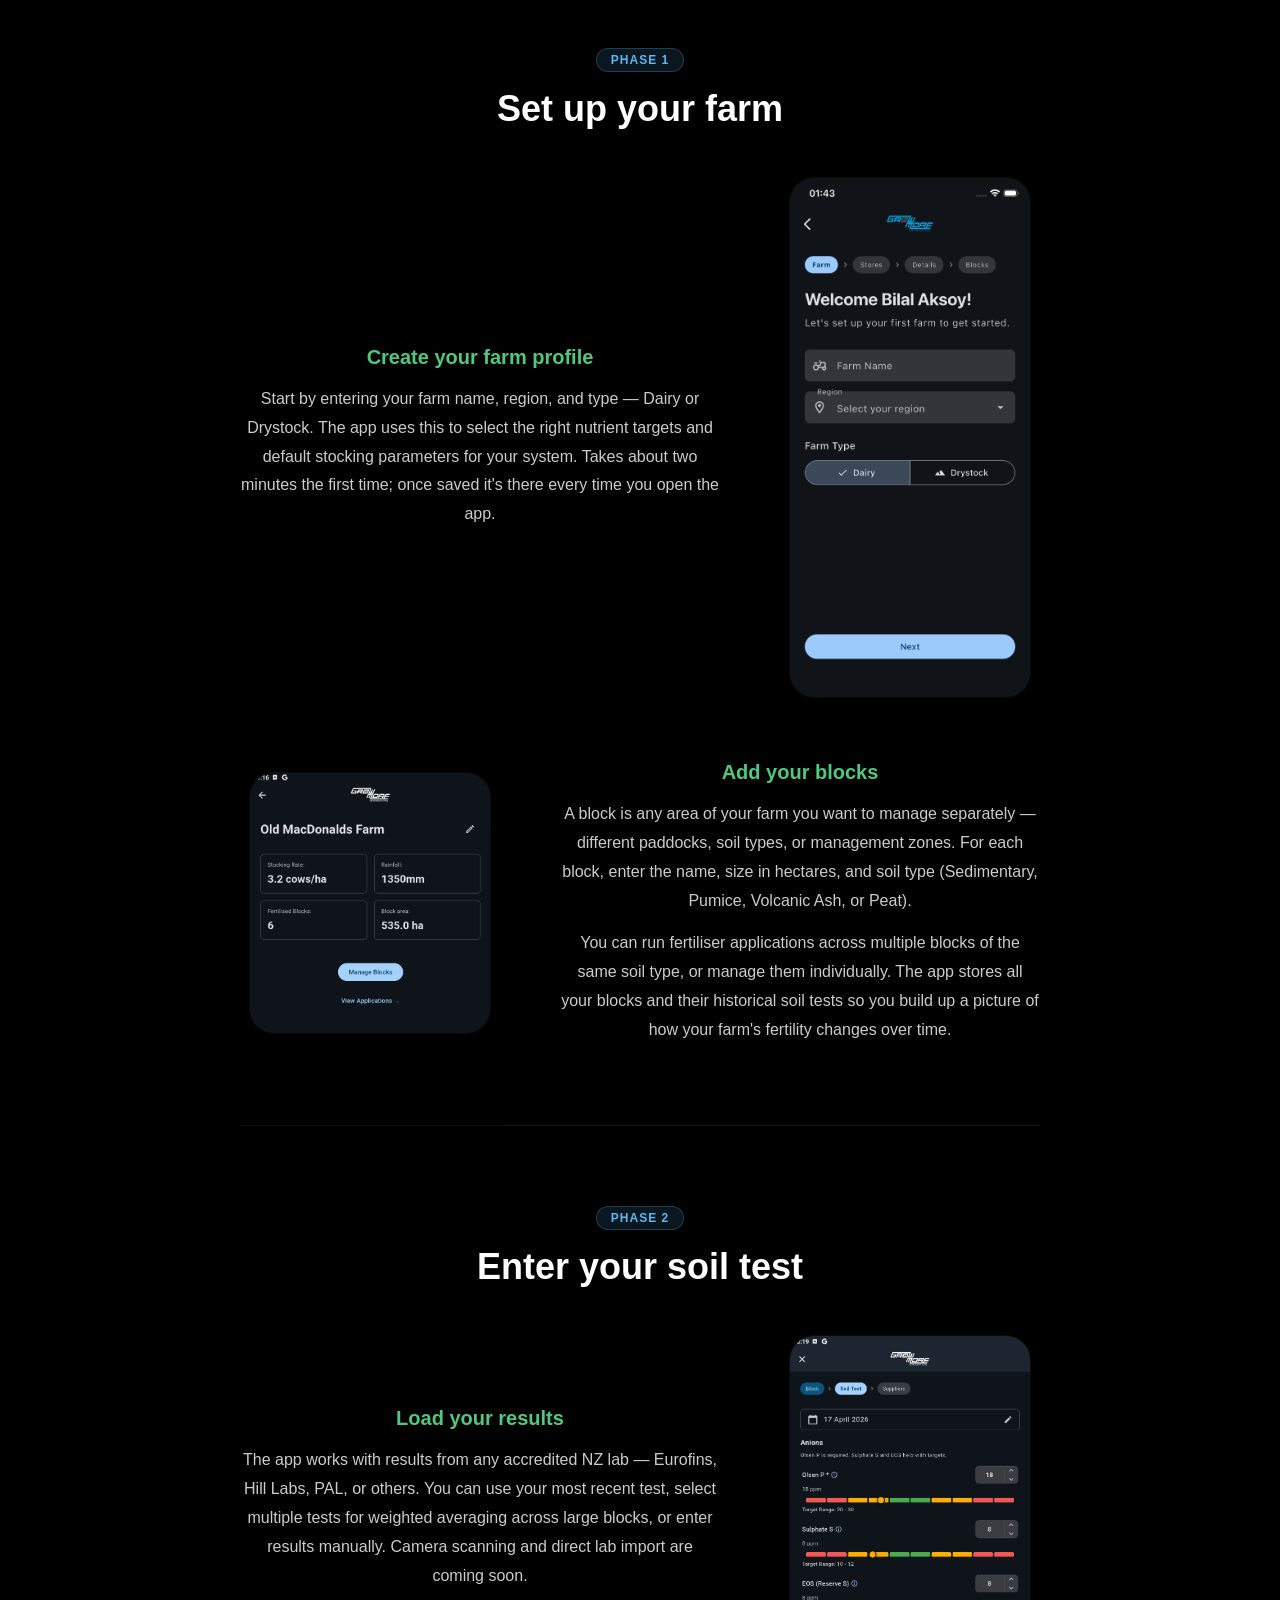
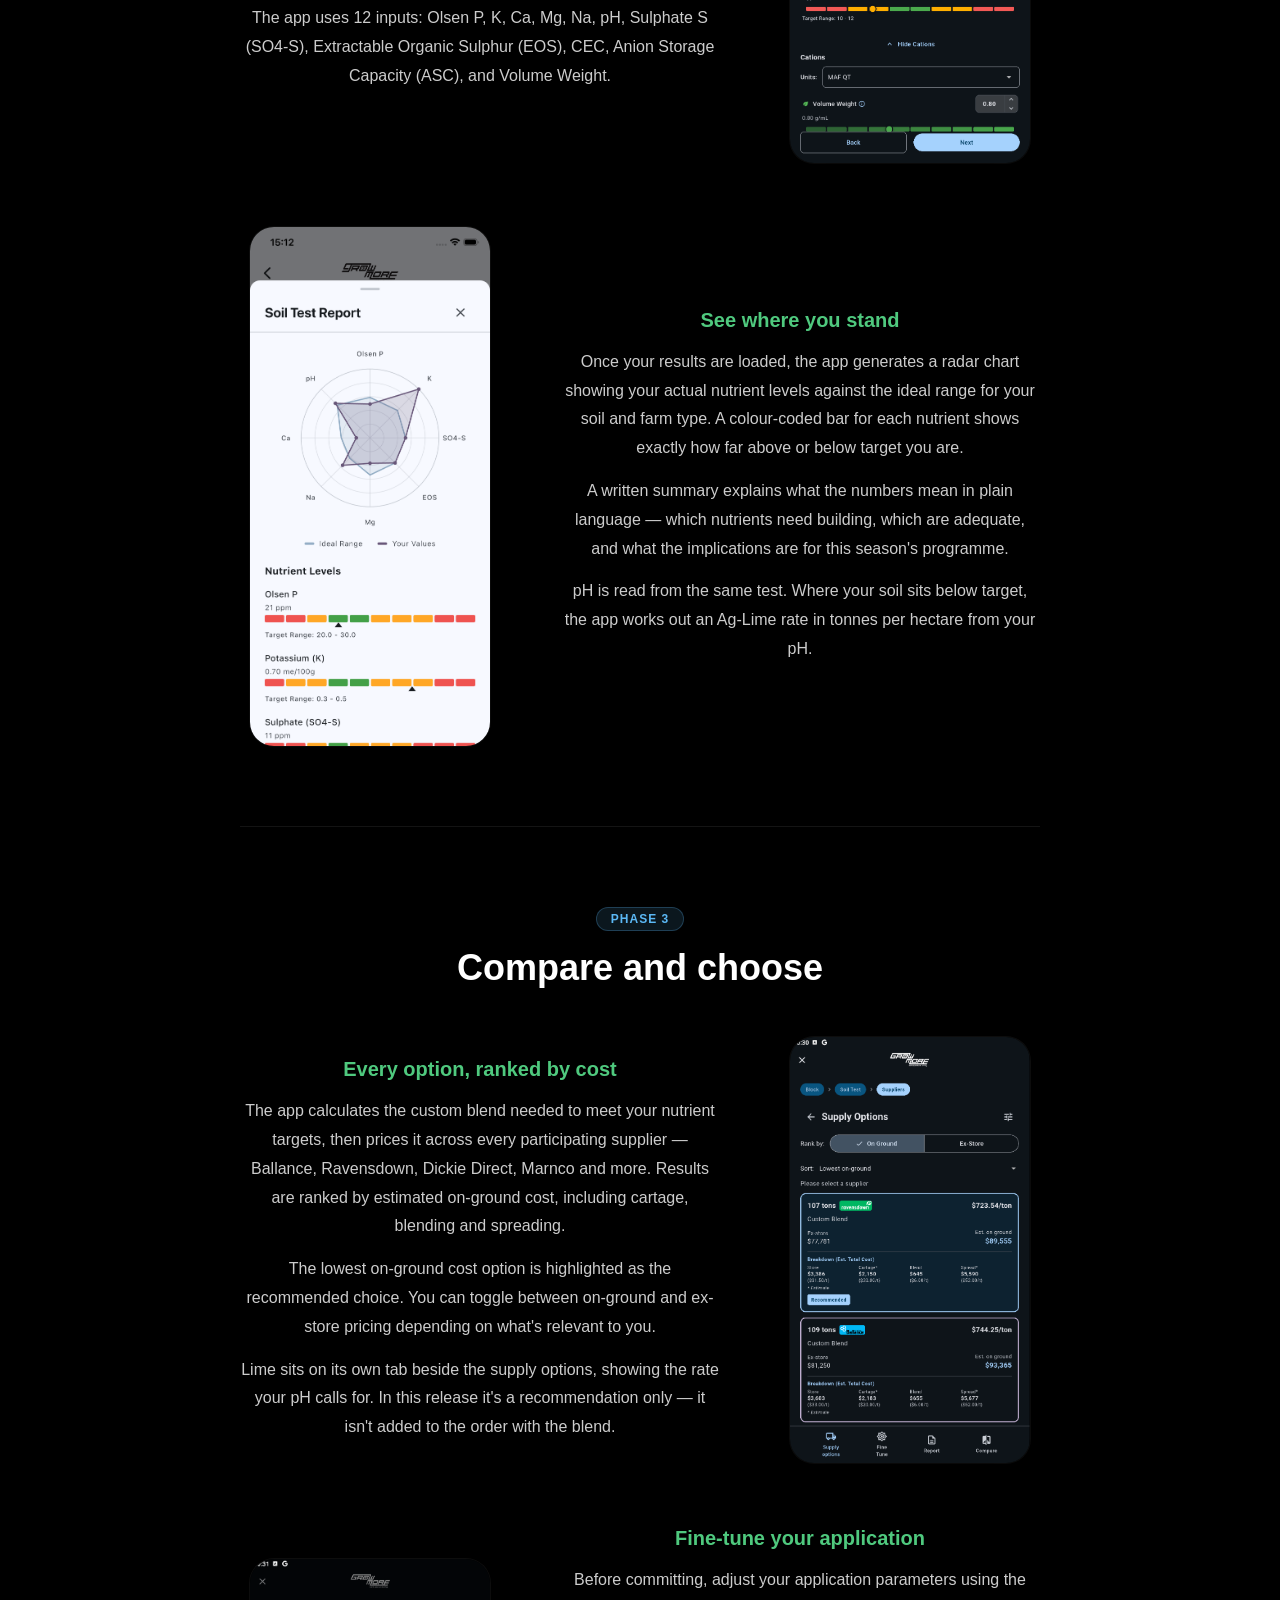
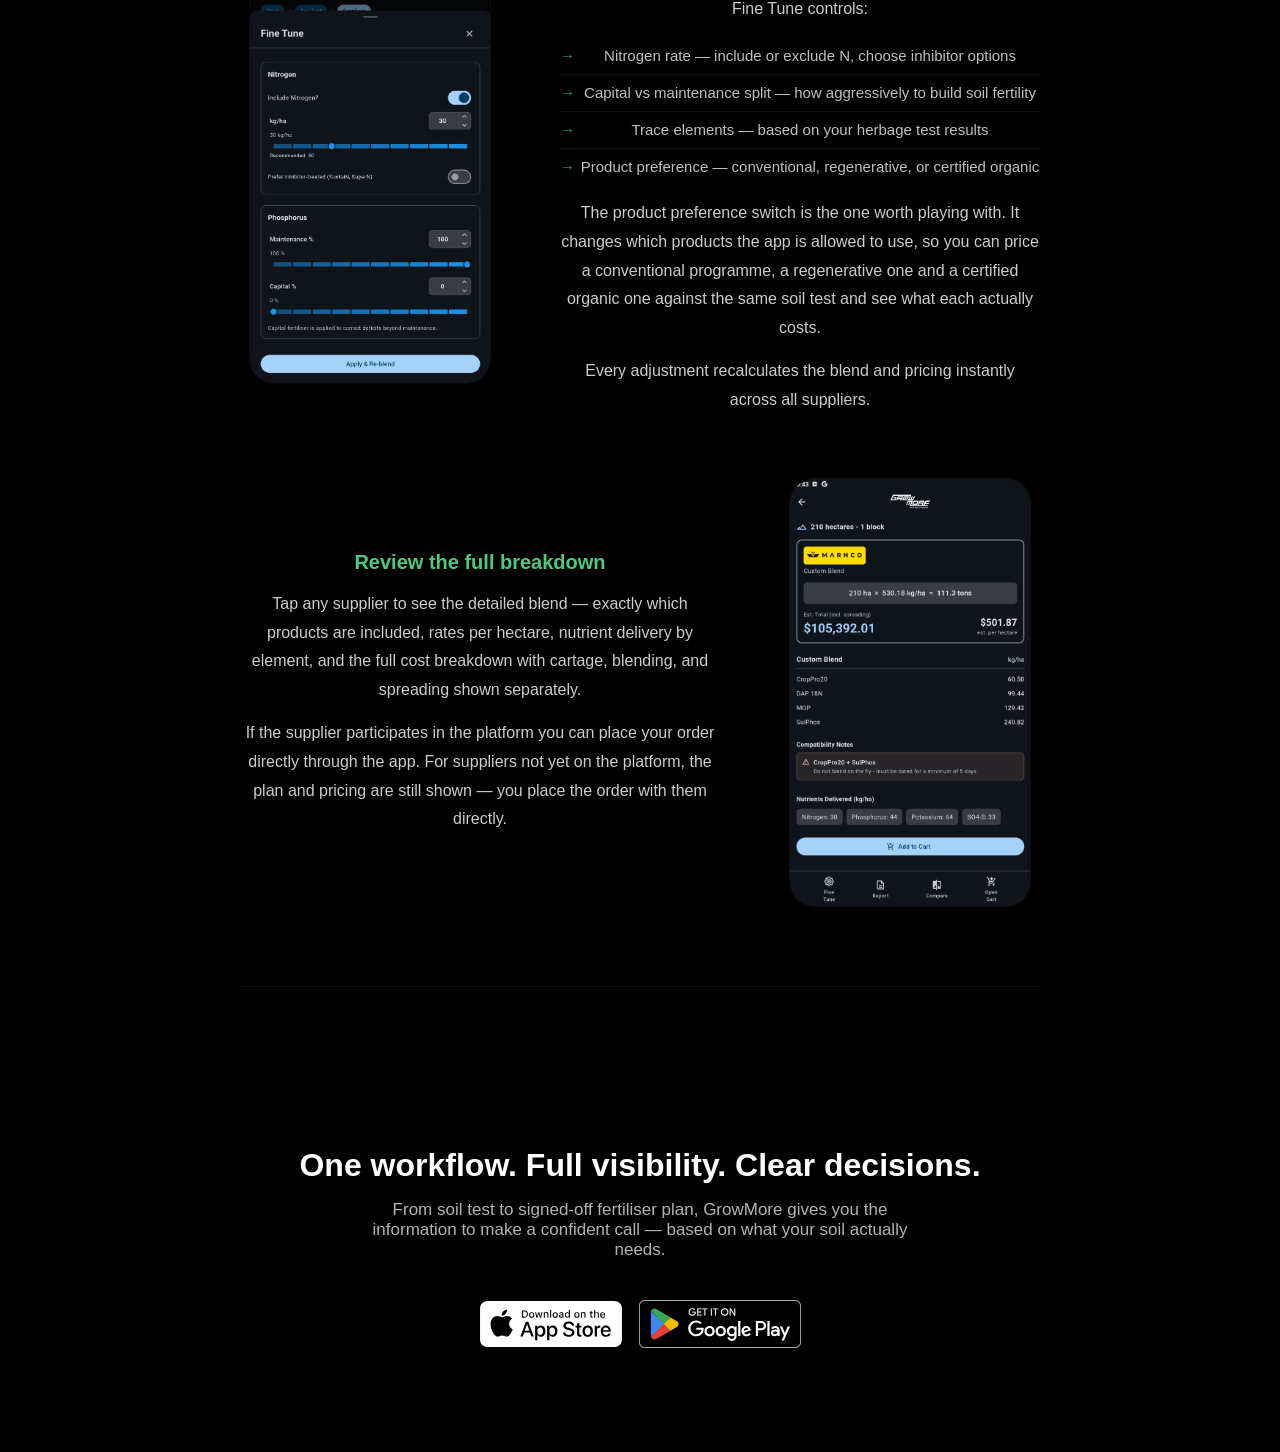
<file: how-it-works.html>
<!DOCTYPE html>
<html lang="en">
<head>
    <meta charset="UTF-8">
    <meta name="viewport" content="width=device-width, initial-scale=1.0">
    <title>How It Works | GrowMore Virtual Agronomist</title>
    <meta name="description" content="How GrowMore works — from farm setup to soil test to supplier comparison. A science-based fertiliser workflow in your pocket.">
    <link rel="stylesheet" href="styles.css">
    <link rel="stylesheet" href="hiw.css">
    <script defer src="main.js"></script>
</head>
<body>

<header class="nav">
    <div class="nav-container">
        <div class="nav-logo">
            <a href="index.html">
                <img src="assets/growmore_logo.png" alt="GrowMore" class="logo-img">
            </a>
        </div>
        <nav class="nav-links" id="navLinks">
            <a href="index.html">About</a>
            <a href="how-it-works.html">How It Works</a>
            <a href="international.html">International</a>
            <a href="testimonials.html">Testimonials</a>
            <a href="download.html">Download</a>
            <a href="faq.html">FAQ</a>
            <a href="privacy.html">Privacy</a>
            <a href="terms.html">Terms</a>
            <a href="contact.html">Contact</a>
        </nav>
        <div class="menu-toggle" onclick="toggleMenu()">☰</div>
    </div>
</header>

<section class="page">
    <div class="page-container">

        <h1>How It Works</h1>
        <p class="page-intro">
            GrowMore takes you from soil test to fertiliser plan in a structured three-step workflow. Every calculation is based on your actual soil test data and farm parameters — no guesswork, no sales influence.
        </p>

        <!-- VIDEO -->
        <div class="hiw-video">
            <h2>Watch it in action</h2>
            <p class="hiw-video-intro">Rep too busy? Or just want to check what you're being told? Here's the app doing the job, screen by screen — setting up a farm, loading a soil test, and handling a block that needs more than one.</p>

            <div class="video-frame">
                <iframe id="hiwPlayer"
                        src="https://www.youtube-nocookie.com/embed/ANK3pQo90j4?rel=0"
                        title="Setting up your farm in the GrowMore Virtual Agronomist"
                        loading="lazy" allowfullscreen
                        allow="accelerometer; clipboard-write; encrypted-media; gyroscope; picture-in-picture; web-share"></iframe>
            </div>

            <ul class="video-list">
                <li>
                    <a class="video-pick is-active" href="https://youtu.be/ANK3pQo90j4"
                       data-id="ANK3pQo90j4"
                       data-title="Setting up your farm in the GrowMore Virtual Agronomist"
                       target="_blank" rel="noopener">
                        <span class="video-pick-thumb"><img src="assets/vid-clip1.jpg" alt="" loading="lazy"><span class="video-pick-time">1:43</span></span>
                        <span class="video-pick-text">
                            <span class="video-pick-num">1 of 8</span>
                            <span class="video-pick-title">Setting up your farm and blocks</span>
                            <span class="video-pick-desc">Farm profile, then every block with its hectares and soil type.</span>
                        </span>
                    </a>
                </li>
                <li>
                    <a class="video-pick" href="https://youtu.be/5QdVeh0Ytrs"
                       data-id="5QdVeh0Ytrs"
                       data-title="Adding a soil test to the GrowMore Virtual Agronomist"
                       target="_blank" rel="noopener">
                        <span class="video-pick-thumb"><img src="assets/vid-clip2.jpg" alt="" loading="lazy"><span class="video-pick-time">3:55</span></span>
                        <span class="video-pick-text">
                            <span class="video-pick-num">2 of 8</span>
                            <span class="video-pick-title">Adding a soil test</span>
                            <span class="video-pick-desc">Olsen P, sulphur, cations, pH — and how to order a test if you haven't got one.</span>
                        </span>
                    </a>
                </li>
                <li>
                    <a class="video-pick" href="https://youtu.be/tofPu8JgJWw"
                       data-id="tofPu8JgJWw"
                       data-title="More than one soil test on a block"
                       target="_blank" rel="noopener">
                        <span class="video-pick-thumb"><img src="assets/vid-clip3.jpg" alt="" loading="lazy"><span class="video-pick-time">2:25</span></span>
                        <span class="video-pick-text">
                            <span class="video-pick-num">3 of 8</span>
                            <span class="video-pick-title">More than one soil test on a block</span>
                            <span class="video-pick-desc">On a big block one test is a guess. Tell the app how much ground each one speaks for.</span>
                        </span>
                    </a>
                </li>
                <li>
                    <a class="video-pick" href="https://youtu.be/7VeHJBkMn8c"
                       data-id="7VeHJBkMn8c"
                       data-title="Costing a fertiliser application across suppliers"
                       target="_blank" rel="noopener">
                        <span class="video-pick-thumb"><img src="assets/vid-clip4.jpg" alt="" loading="lazy"><span class="video-pick-time">3:11</span></span>
                        <span class="video-pick-text">
                            <span class="video-pick-num">4 of 8</span>
                            <span class="video-pick-title">Costing a fertiliser application</span>
                            <span class="video-pick-desc">Every supplier quotes the same job. What it costs ex-store, and what it lands at on the ground.</span>
                        </span>
                    </a>
                </li>
            </ul>

            <p class="hiw-video-more"><a href="https://www.youtube.com/@growmoreSPT" target="_blank" rel="noopener">More videos on our YouTube channel &rarr;</a></p>
        </div>

        <script>
        (function () {
            var player = document.getElementById('hiwPlayer');
            var picks  = document.querySelectorAll('.video-pick');
            if (!player || !picks.length) return;
            Array.prototype.forEach.call(picks, function (pick) {
                pick.addEventListener('click', function (e) {
                    if (e.metaKey || e.ctrlKey || e.shiftKey || e.button !== 0) return;
                    e.preventDefault();
                    player.src = 'https://www.youtube-nocookie.com/embed/' + pick.dataset.id + '?rel=0&autoplay=1';
                    player.title = pick.dataset.title;
                    Array.prototype.forEach.call(picks, function (p) { p.classList.remove('is-active'); });
                    pick.classList.add('is-active');
                    player.scrollIntoView({ behavior: 'smooth', block: 'center' });
                });
            });
        })();
        </script>

        <!-- PHASE 1 -->
        <div class="hiw-phase">
            <div class="phase-label">Phase 1</div>
            <h2>Set up your farm</h2>

            <div class="hiw-step">
                <div class="hiw-step-text">
                    <h3>Create your farm profile</h3>
                    <p>Start by entering your farm name, region, and type — Dairy or Drystock. The app uses this to select the right nutrient targets and default stocking parameters for your system. Takes about two minutes the first time; once saved it's there every time you open the app.</p>
                </div>
                <div class="hiw-step-img">
                    <img src="assets/app-farm-setup.png" alt="Farm setup screen — name, region, farm type">
                </div>
            </div>

            <div class="hiw-step hiw-step-reverse">
                <div class="hiw-step-text">
                    <h3>Add your blocks</h3>
                    <p>A block is any area of your farm you want to manage separately — different paddocks, soil types, or management zones. For each block, enter the name, size in hectares, and soil type (Sedimentary, Pumice, Volcanic Ash, or Peat).</p>
                    <p>You can run fertiliser applications across multiple blocks of the same soil type, or manage them individually. The app stores all your blocks and their historical soil tests so you build up a picture of how your farm's fertility changes over time.</p>
                </div>
                <div class="hiw-step-img">
                    <img src="assets/step1.png" alt="Block management — farm blocks list">
                </div>
            </div>
        </div>

        <!-- PHASE 2 -->
        <div class="hiw-phase">
            <div class="phase-label">Phase 2</div>
            <h2>Enter your soil test</h2>

            <div class="hiw-step">
                <div class="hiw-step-text">
                    <h3>Load your results</h3>
                    <p>The app works with results from any accredited NZ lab — Eurofins, Hill Labs, PAL, or others. You can use your most recent test, select multiple tests for weighted averaging across large blocks, or enter results manually. Camera scanning and direct lab import are coming soon.</p>
                    <p>The app uses 12 inputs: Olsen P, K, Ca, Mg, Na, pH, Sulphate S (SO4-S), Extractable Organic Sulphur (EOS), CEC, Anion Storage Capacity (ASC), and Volume Weight.</p>
                </div>
                <div class="hiw-step-img">
                    <img src="assets/step5.png" alt="Soil test input — cations screen">
                </div>
            </div>

            <div class="hiw-step hiw-step-reverse">
                <div class="hiw-step-text">
                    <h3>See where you stand</h3>
                    <p>Once your results are loaded, the app generates a radar chart showing your actual nutrient levels against the ideal range for your soil and farm type. A colour-coded bar for each nutrient shows exactly how far above or below target you are.</p>
                    <p>A written summary explains what the numbers mean in plain language — which nutrients need building, which are adequate, and what the implications are for this season's programme.</p>
                    <p>pH is read from the same test. Where your soil sits below target, the app works out an Ag-Lime rate in tonnes per hectare from your pH.</p>
                </div>
                <div class="hiw-step-img">
                    <img src="assets/app-soil-test.png" alt="Soil test results — radar chart and nutrient bars">
                </div>
            </div>
        </div>

        <!-- PHASE 3 -->
        <div class="hiw-phase">
            <div class="phase-label">Phase 3</div>
            <h2>Compare and choose</h2>

            <div class="hiw-step">
                <div class="hiw-step-text">
                    <h3>Every option, ranked by cost</h3>
                    <p>The app calculates the custom blend needed to meet your nutrient targets, then prices it across every participating supplier — Ballance, Ravensdown, Dickie Direct, Marnco and more. Results are ranked by estimated on-ground cost, including cartage, blending and spreading.</p>
                    <p>The lowest on-ground cost option is highlighted as the recommended choice. You can toggle between on-ground and ex-store pricing depending on what's relevant to you.</p>
                    <p>Lime sits on its own tab beside the supply options, showing the rate your pH calls for. In this release it's a recommendation only — it isn't added to the order with the blend.</p>
                </div>
                <div class="hiw-step-img">
                    <img src="assets/step10.png" alt="Supply options — suppliers ranked by cost">
                </div>
            </div>

            <div class="hiw-step hiw-step-reverse">
                <div class="hiw-step-text">
                    <h3>Fine-tune your application</h3>
                    <p>Before committing, adjust your application parameters using the Fine Tune controls:</p>
                    <ul class="hiw-list">
                        <li>Nitrogen rate — include or exclude N, choose inhibitor options</li>
                        <li>Capital vs maintenance split — how aggressively to build soil fertility</li>
                        <li>Trace elements — based on your herbage test results</li>
                        <li>Product preference — conventional, regenerative, or certified organic</li>
                    </ul>
                    <p>The product preference switch is the one worth playing with. It changes which products the app is allowed to use, so you can price a conventional programme, a regenerative one and a certified organic one against the same soil test and see what each actually costs.</p>
                    <p>Every adjustment recalculates the blend and pricing instantly across all suppliers.</p>
                </div>
                <div class="hiw-step-img">
                    <img src="assets/step11.png" alt="Fine tune — nitrogen and capital sliders">
                </div>
            </div>

            <div class="hiw-step">
                <div class="hiw-step-text">
                    <h3>Review the full breakdown</h3>
                    <p>Tap any supplier to see the detailed blend — exactly which products are included, rates per hectare, nutrient delivery by element, and the full cost breakdown with cartage, blending, and spreading shown separately.</p>
                    <p>If the supplier participates in the platform you can place your order directly through the app. For suppliers not yet on the platform, the plan and pricing are still shown — you place the order with them directly.</p>
                </div>
                <div class="hiw-step-img">
                    <img src="assets/step16.png" alt="Blend detail — products, nutrients, total cost">
                </div>
            </div>
        </div>

        <!-- CLOSING -->
        <div class="hiw-closing">
            <h2>One workflow. Full visibility. Clear decisions.</h2>
            <p>From soil test to signed-off fertiliser plan, GrowMore gives you the information to make a confident call — based on what your soil actually needs.</p>
            <div class="hiw-badges">
                <a href="https://apps.apple.com/nz/app/growmore-virtual-agronomist/id6773807170" target="_blank" rel="noopener">
                    <img src="assets/Download_on_the_App_Store_Badge_US-UK_RGB_wht_092917.svg" alt="Download on the App Store">
                </a>
                <a href="https://play.google.com/store/apps/details?id=nz.co.growmorespt.growmore&pcampaignid=web_share" target="_blank" rel="noopener">
                    <img src="assets/GetItOnGooglePlay_Badge_Web_color_English.svg" alt="Get it on Google Play">
                </a>
            </div>
        </div>

    </div>
</section>

</body>
</html>
</file>
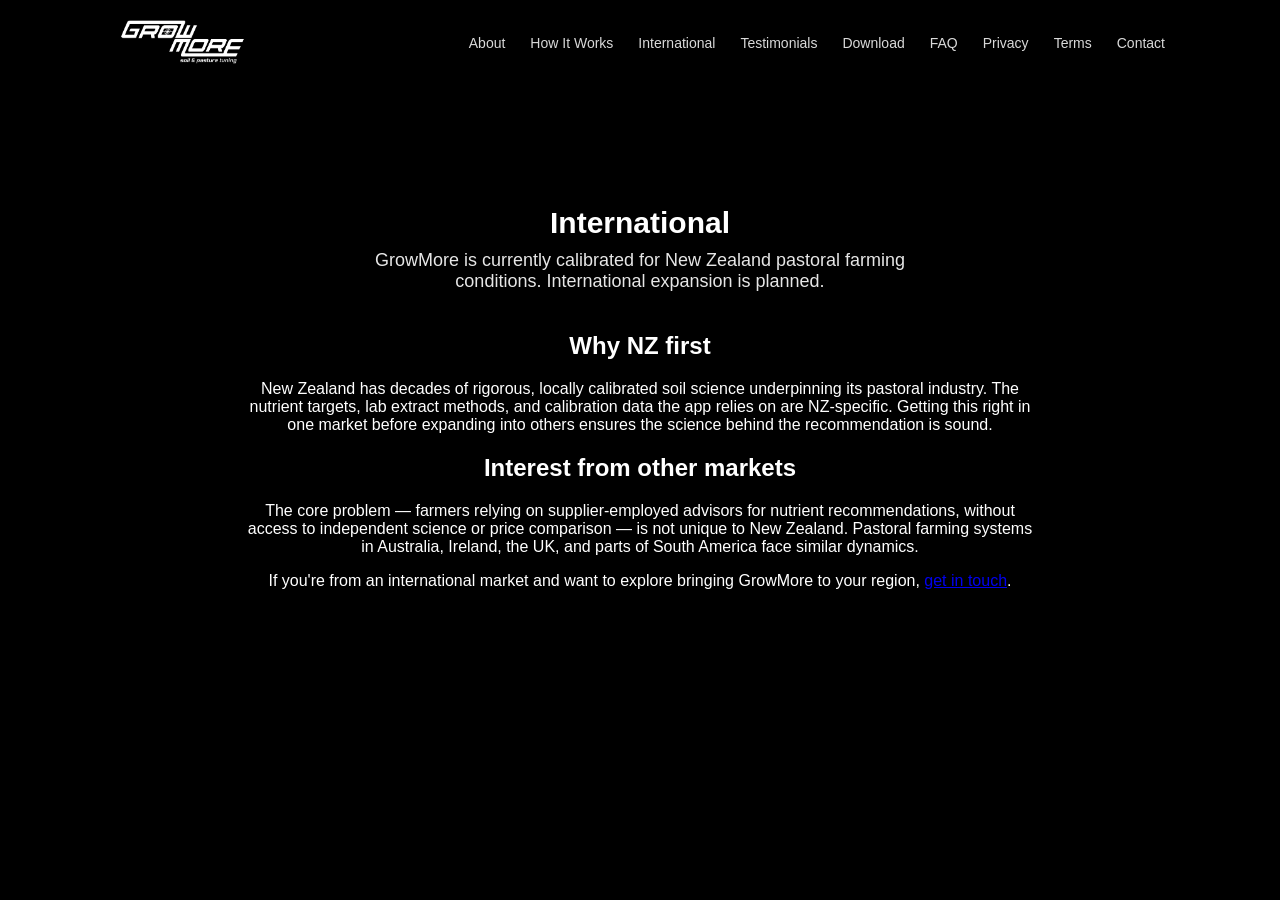
<file: international.html>
<!DOCTYPE html>
<html lang="en">
<head>
    <meta charset="UTF-8">
    <meta name="viewport" content="width=device-width, initial-scale=1.0">
    <title>International | GrowMore Virtual Agronomist</title>
    <link rel="stylesheet" href="styles.css">
    <script defer src="main.js"></script>
</head>
<body>
<header class="nav">
    <div class="nav-container">
        <div class="nav-logo"><a href="index.html"><img src="assets/growmore_logo.png" alt="GrowMore" class="logo-img"></a></div>
        <nav class="nav-links" id="navLinks">
            <a href="index.html">About</a><a href="how-it-works.html">How It Works</a><a href="international.html">International</a><a href="testimonials.html">Testimonials</a><a href="download.html">Download</a><a href="faq.html">FAQ</a><a href="privacy.html">Privacy</a><a href="terms.html">Terms</a><a href="contact.html">Contact</a>
        </nav>
        <div class="menu-toggle" onclick="toggleMenu()">☰</div>
    </div>
</header>
<section class="page">
    <div class="page-container">
        <h1>International</h1>
        <p class="page-intro">GrowMore is currently calibrated for New Zealand pastoral farming conditions. International expansion is planned.</p>
        <div class="step">
            <h2>Why NZ first</h2>
            <p>New Zealand has decades of rigorous, locally calibrated soil science underpinning its pastoral industry. The nutrient targets, lab extract methods, and calibration data the app relies on are NZ-specific. Getting this right in one market before expanding into others ensures the science behind the recommendation is sound.</p>
        </div>
        <div class="step">
            <h2>Interest from other markets</h2>
            <p>The core problem — farmers relying on supplier-employed advisors for nutrient recommendations, without access to independent science or price comparison — is not unique to New Zealand. Pastoral farming systems in Australia, Ireland, the UK, and parts of South America face similar dynamics.</p>
            <p>If you're from an international market and want to explore bringing GrowMore to your region, <a href="contact.html">get in touch</a>.</p>
        </div>
    </div>
</section>
<script>function toggleMenu(){document.getElementById("navLinks").classList.toggle("active");}</script>
</body>
</html>
</file>
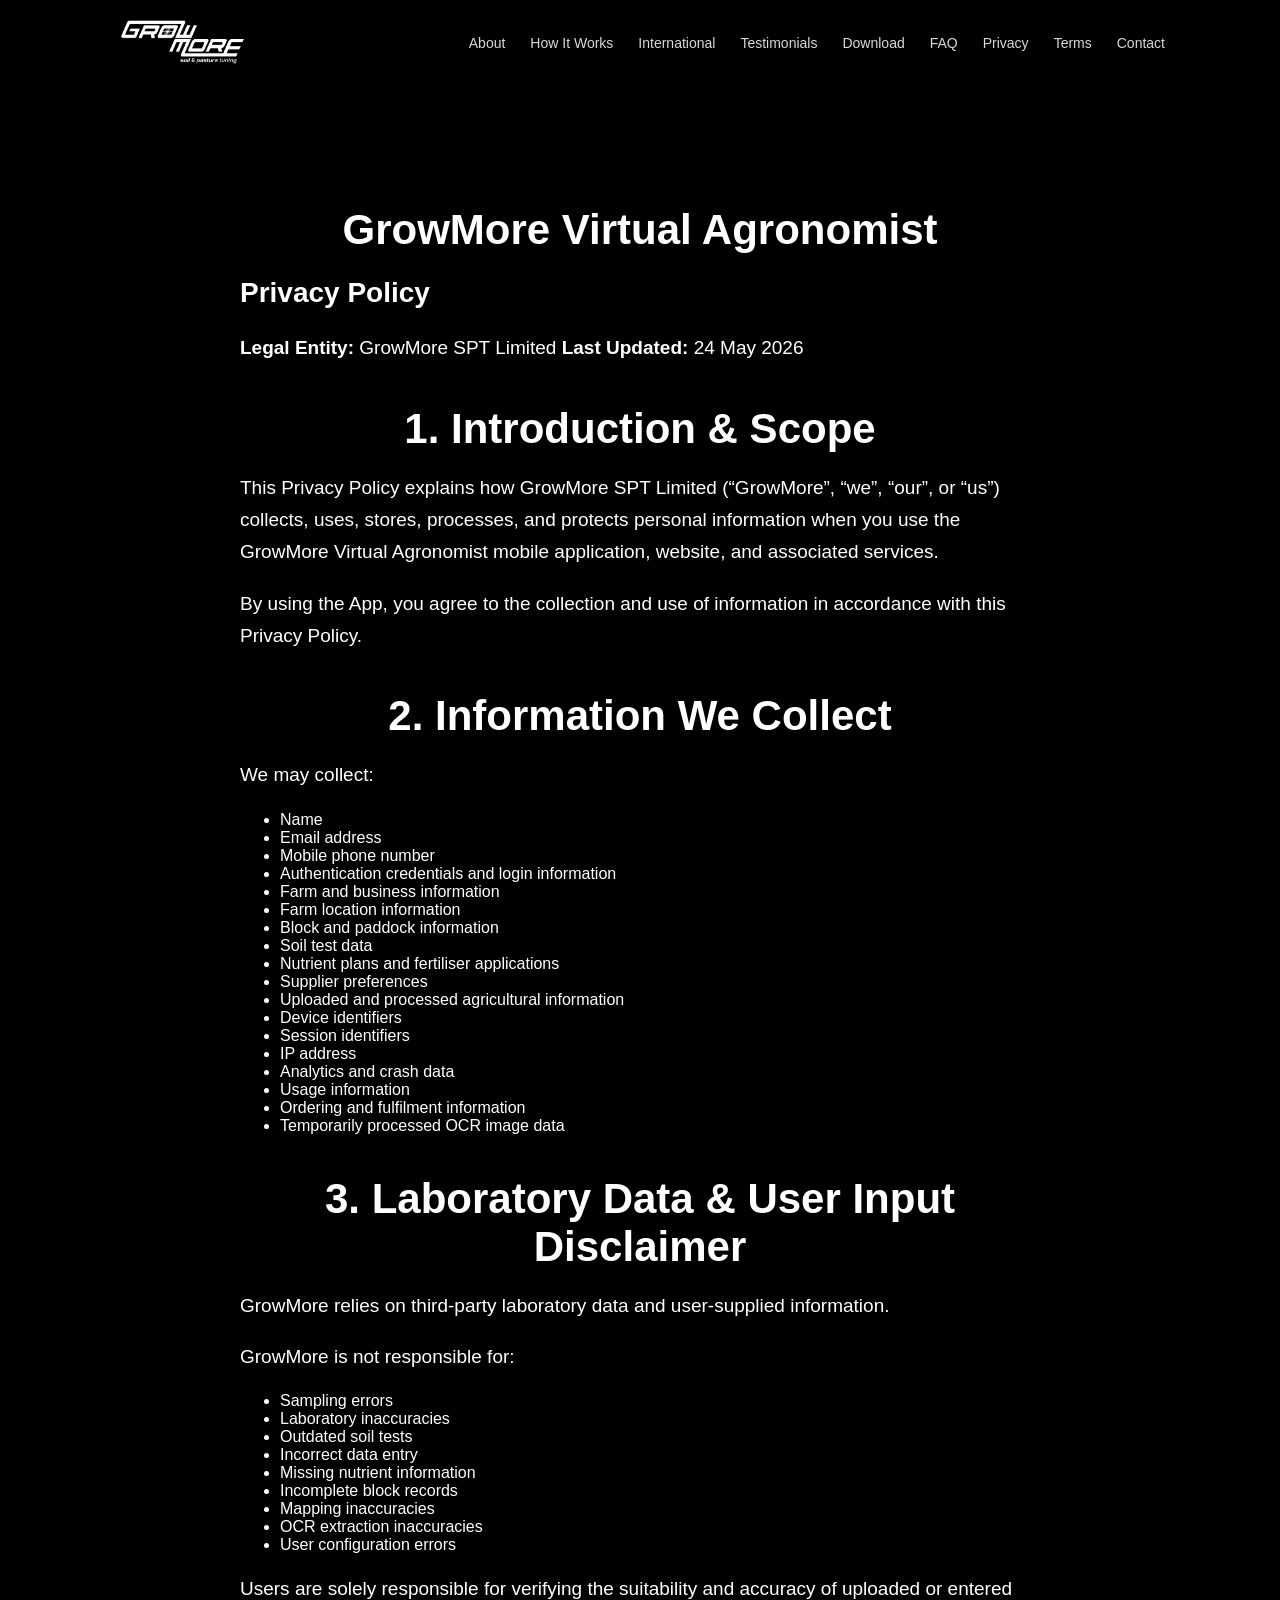
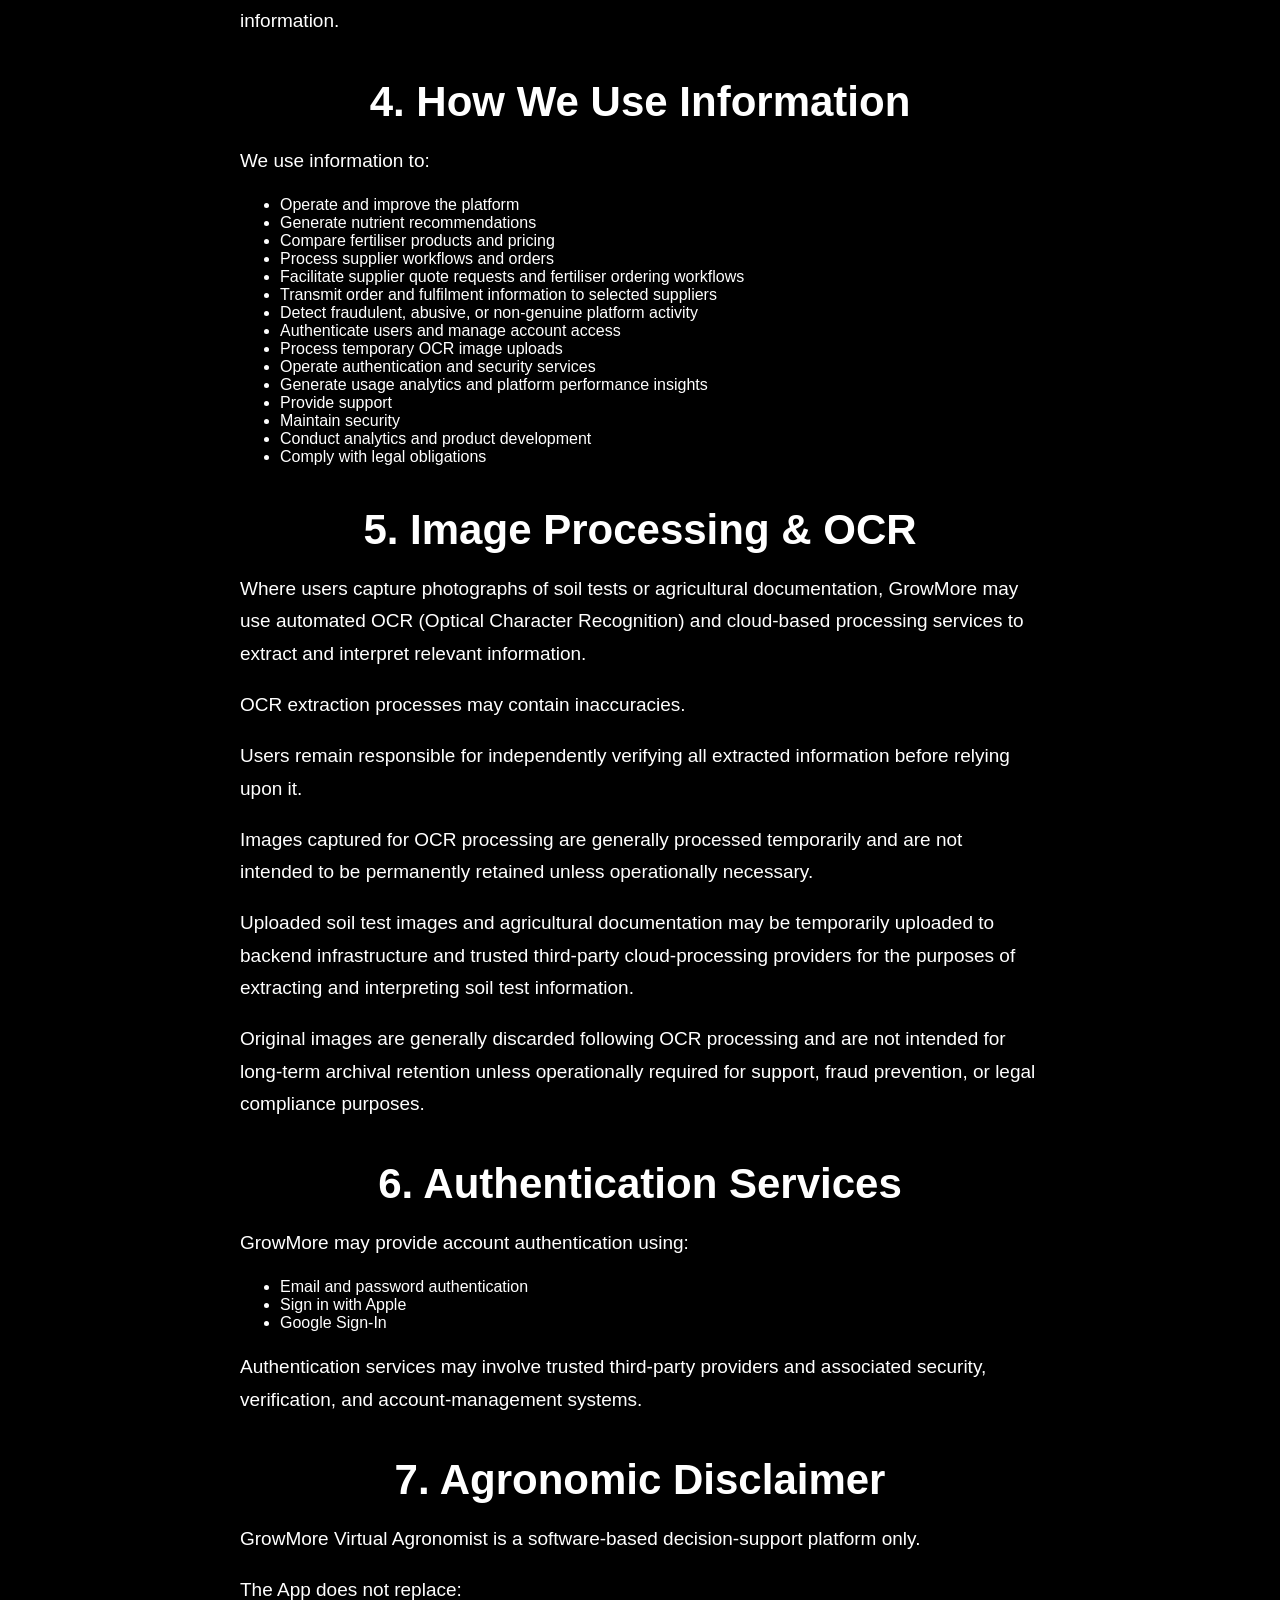
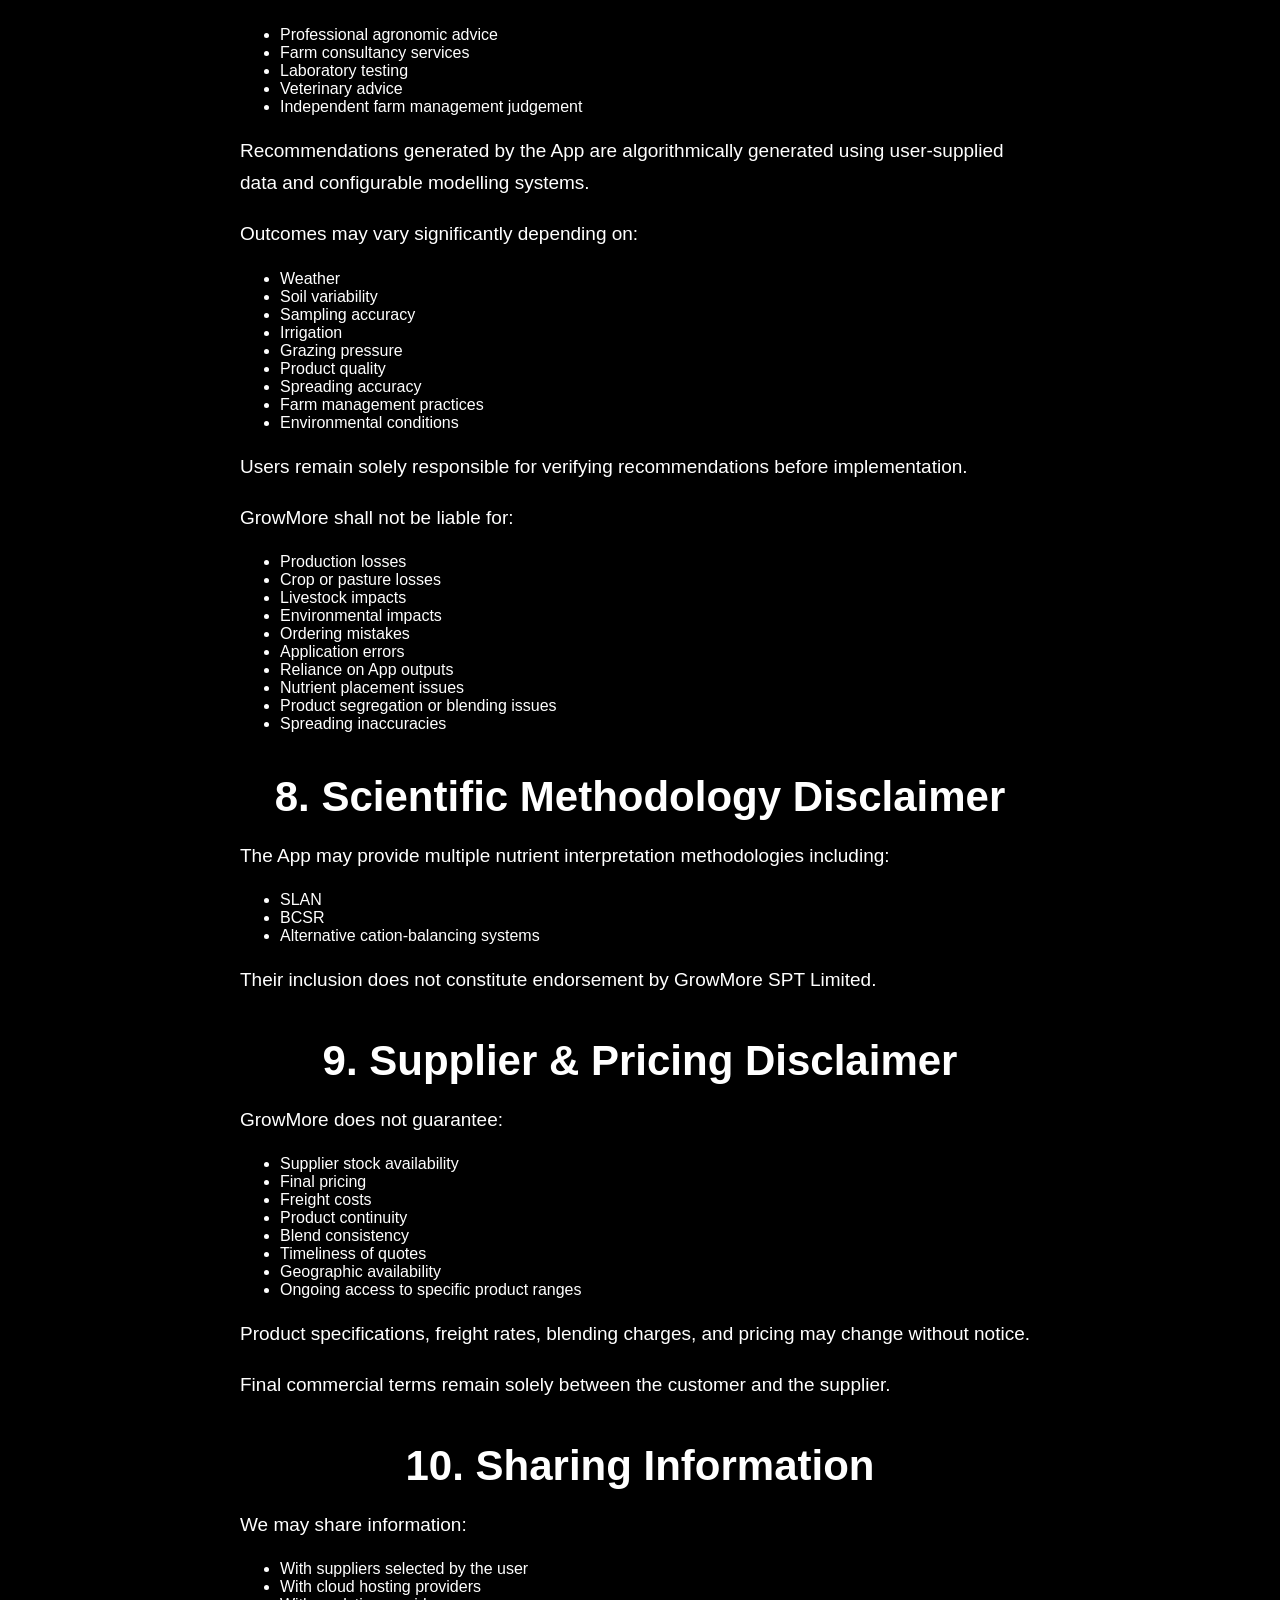
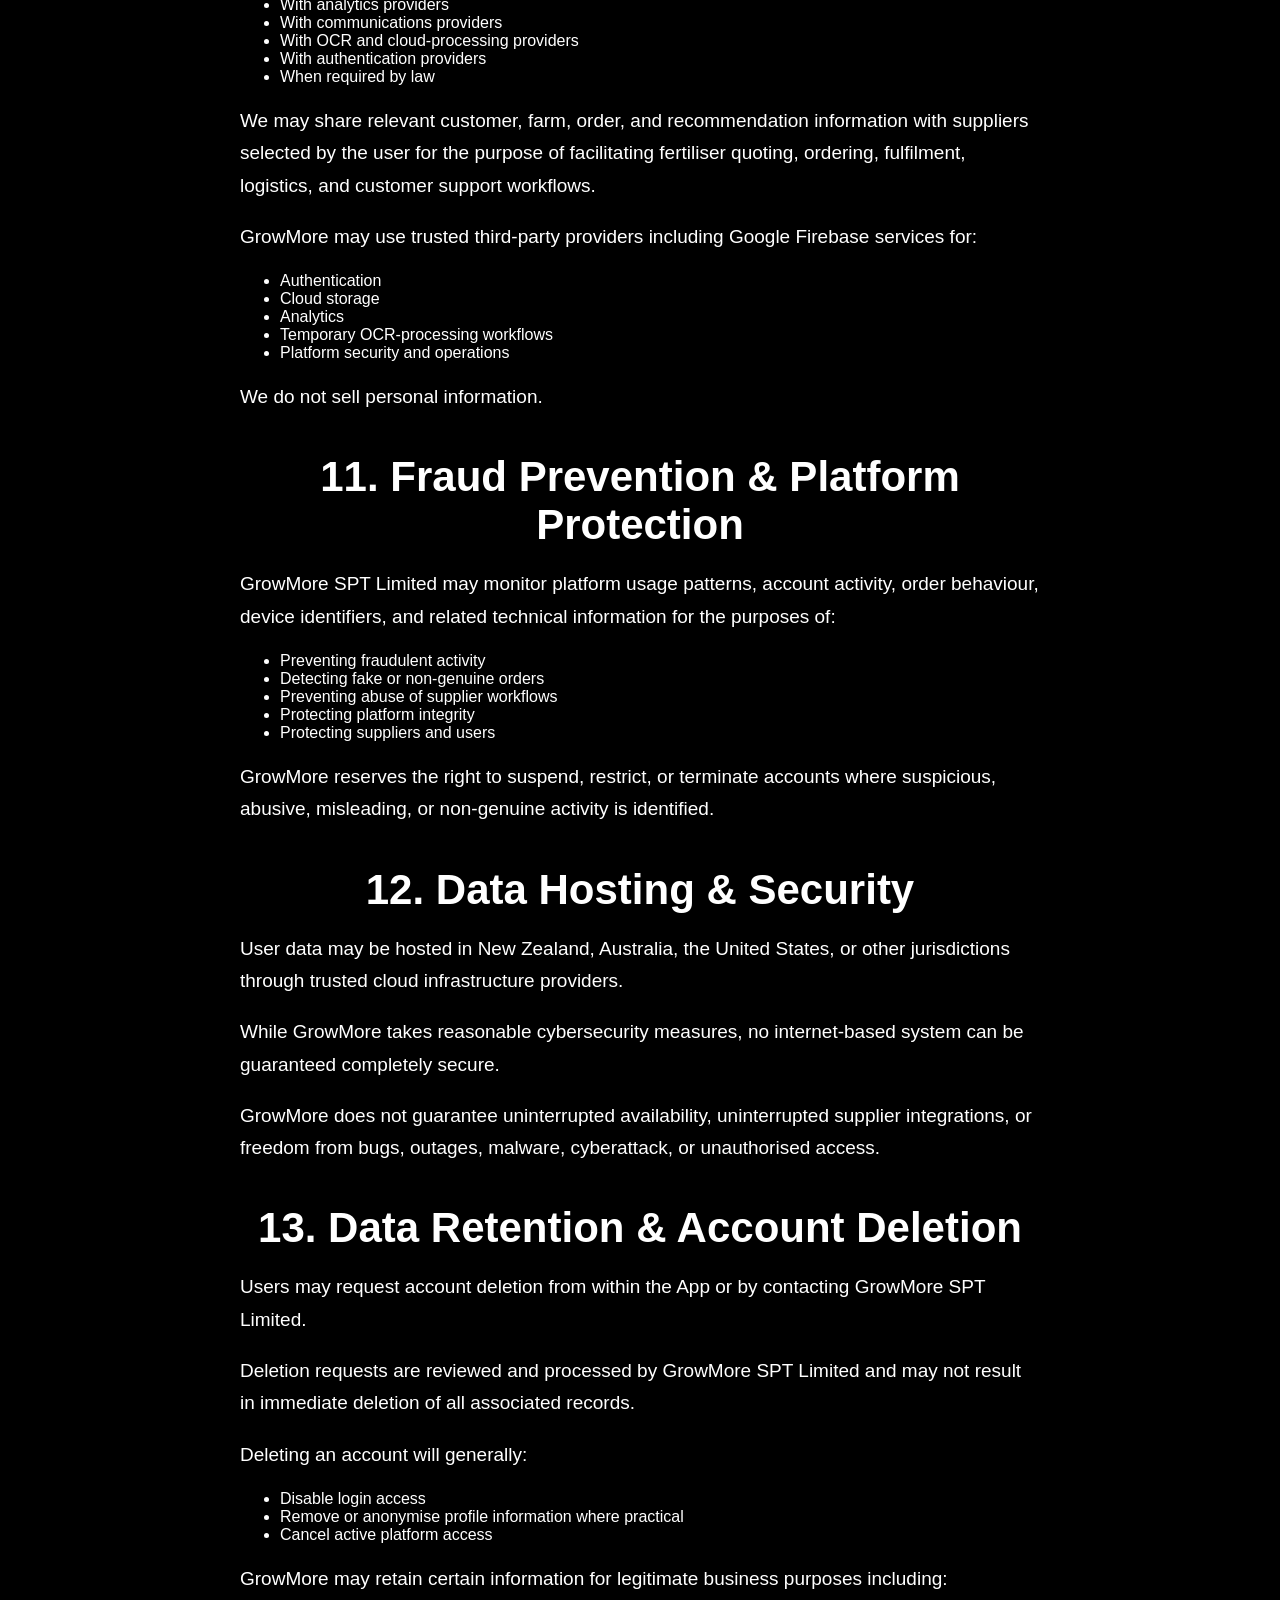
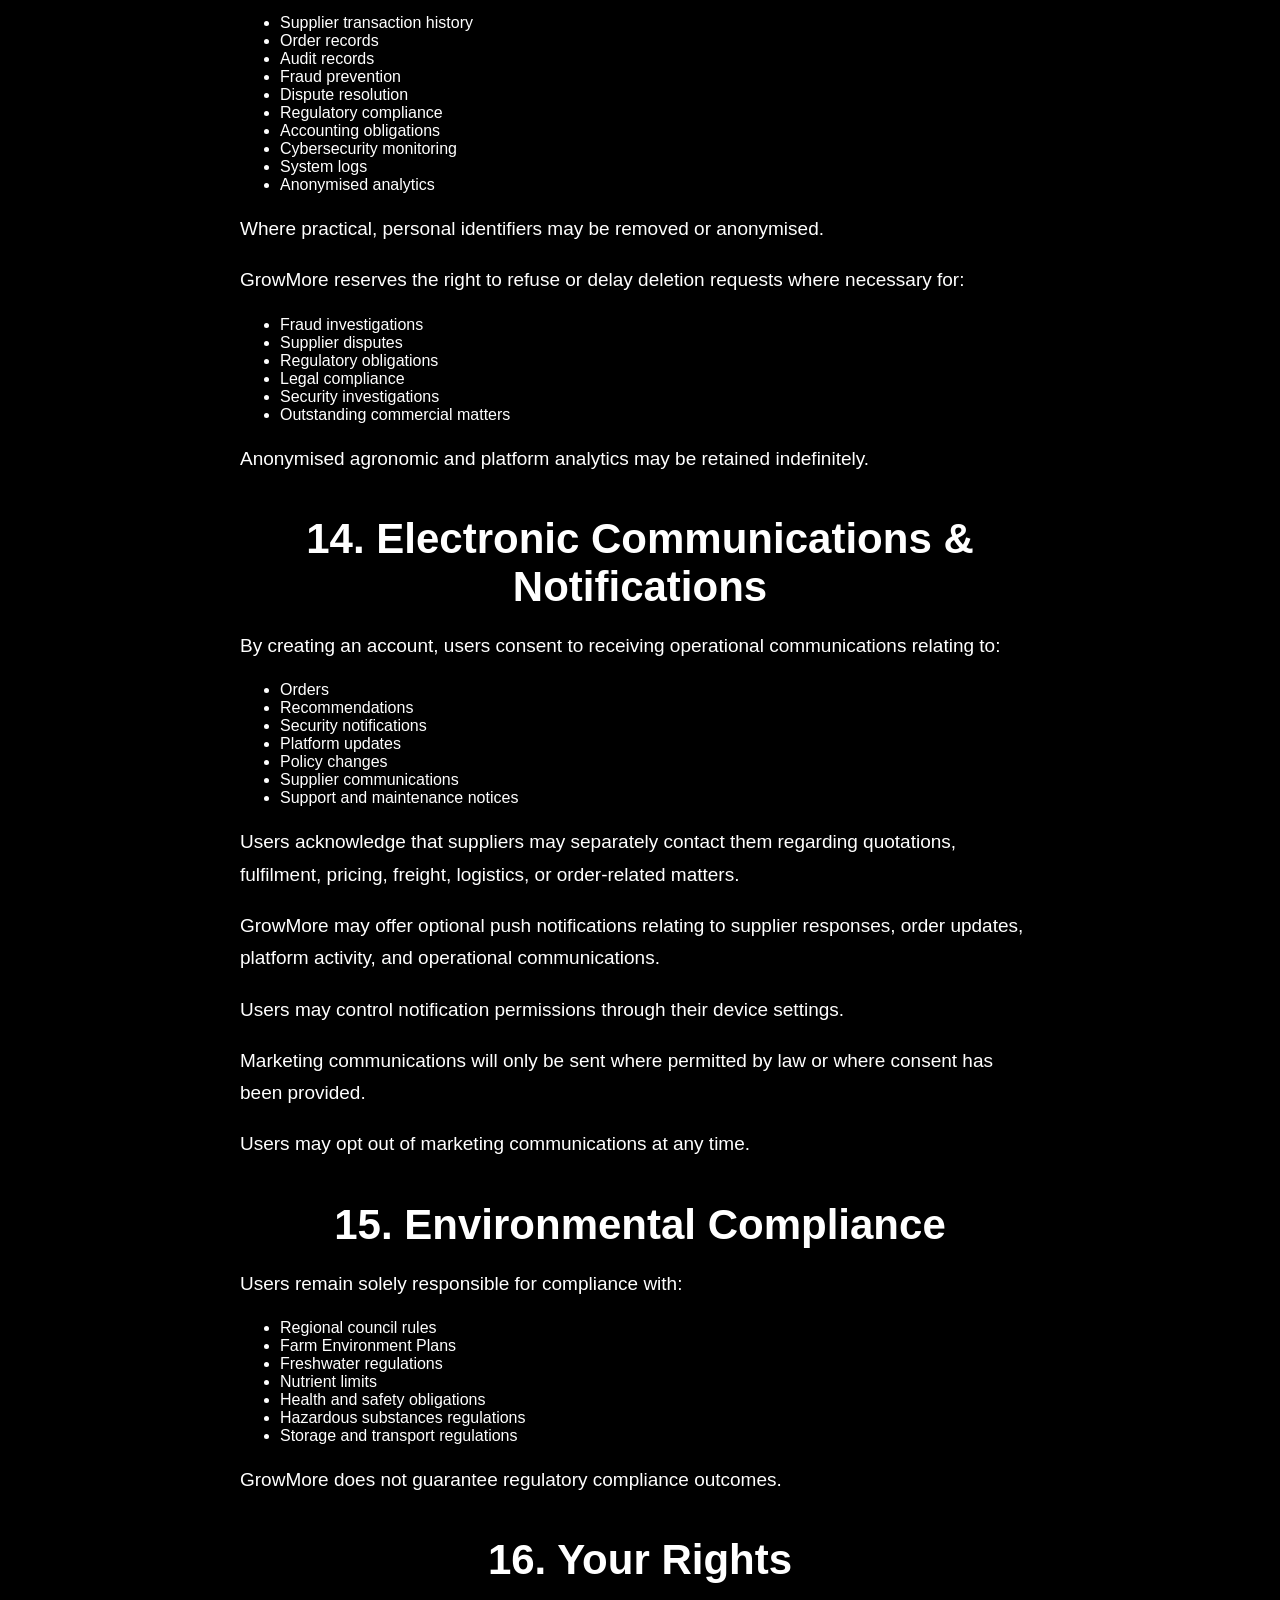
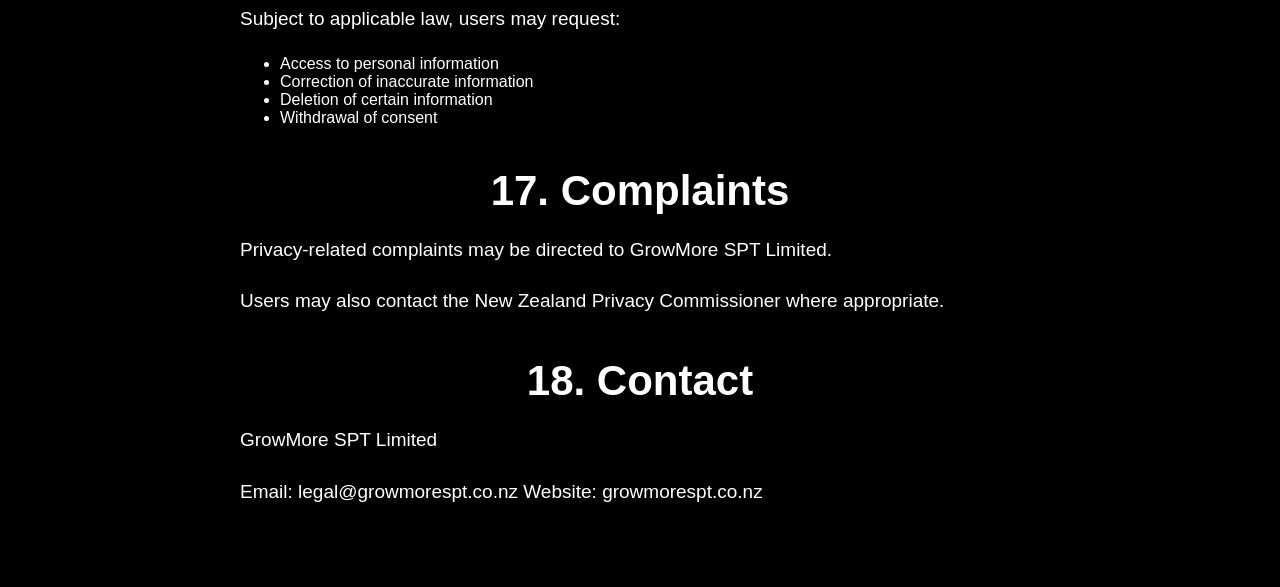
<file: privacy.html>
<!DOCTYPE html>
<html lang="en">
<head>
    <meta charset="UTF-8">
    <meta name="viewport" content="width=device-width, initial-scale=1.0">
    <title>Privacy Policy | GrowMore</title>
    <script type="text/javascript" nonce="1ec95e67568d4fd8857dce1fc76" src="//local.adguard.org?ts=1779668480972&amp;type=content-script&amp;dmn=chatgpt.com&amp;css=1&amp;js=1&amp;gcss=0&amp;rel=1&amp;rji=1&amp;stealth=1&amp;uag="></script>
<script type="text/javascript" nonce="1ec95e67568d4fd8857dce1fc76" src="//local.adguard.org?ts=1779668480972&amp;name=AdGuard%20Extra&amp;type=user-script"></script><link rel="stylesheet" href="styles.css">
    <script defer src="main.js"></script>
</head>
<body class="about-page">

<header class="nav">
    <div class="nav-container">
        <div class="nav-logo">
            <a href="index.html">
                <img src="assets/growmore_logo.png" alt="GrowMore" class="logo-img">
            </a>
        </div>
        <nav class="nav-links" id="navLinks">
            <a href="index.html">About</a>
            <a href="how-it-works.html">How It Works</a>
            <a href="international.html">International</a>
            <a href="testimonials.html">Testimonials</a>
            <a href="download.html">Download</a>
            <a href="faq.html">FAQ</a>
            <a href="privacy.html">Privacy</a>
            <a href="terms.html">Terms</a>
            <a href="contact.html">Contact</a>
        </nav>
        <div class="menu-toggle" onclick="toggleMenu()">☰</div>
    </div>
</header>

<section class="page">
    <div class="page-container">
        <h1>GrowMore Virtual Agronomist</h1>
        <h2>Privacy Policy</h2>
        <p><strong>Legal Entity:</strong> GrowMore SPT Limited <strong>Last Updated:</strong> 24 May 2026</p>
        <h1>1. Introduction &amp; Scope</h1>
        <p>This Privacy Policy explains how GrowMore SPT Limited (“GrowMore”, “we”, “our”, or “us”) collects, uses, stores, processes, and protects personal information when you use the GrowMore Virtual Agronomist mobile application, website, and associated services.</p>
        <p>By using the App, you agree to the collection and use of information in accordance with this Privacy Policy.</p>
        <h1>2. Information We Collect</h1>
        <p>We may collect:</p>
        <ul>
            <li>Name</li>
            <li>Email address</li>
            <li>Mobile phone number</li>
            <li>Authentication credentials and login information</li>
            <li>Farm and business information</li>
            <li>Farm location information</li>
            <li>Block and paddock information</li>
            <li>Soil test data</li>
            <li>Nutrient plans and fertiliser applications</li>
            <li>Supplier preferences</li>
            <li>Uploaded and processed agricultural information</li>
            <li>Device identifiers</li>
            <li>Session identifiers</li>
            <li>IP address</li>
            <li>Analytics and crash data</li>
            <li>Usage information</li>
            <li>Ordering and fulfilment information</li>
            <li>Temporarily processed OCR image data</li>
        </ul>
        <h1>3. Laboratory Data &amp; User Input Disclaimer</h1>
        <p>GrowMore relies on third-party laboratory data and user-supplied information.</p>
        <p>GrowMore is not responsible for:</p>
        <ul>
            <li>Sampling errors</li>
            <li>Laboratory inaccuracies</li>
            <li>Outdated soil tests</li>
            <li>Incorrect data entry</li>
            <li>Missing nutrient information</li>
            <li>Incomplete block records</li>
            <li>Mapping inaccuracies</li>
            <li>OCR extraction inaccuracies</li>
            <li>User configuration errors</li>
        </ul>
        <p>Users are solely responsible for verifying the suitability and accuracy of uploaded or entered information.</p>
        <h1>4. How We Use Information</h1>
        <p>We use information to:</p>
        <ul>
            <li>Operate and improve the platform</li>
            <li>Generate nutrient recommendations</li>
            <li>Compare fertiliser products and pricing</li>
            <li>Process supplier workflows and orders</li>
            <li>Facilitate supplier quote requests and fertiliser ordering workflows</li>
            <li>Transmit order and fulfilment information to selected suppliers</li>
            <li>Detect fraudulent, abusive, or non-genuine platform activity</li>
            <li>Authenticate users and manage account access</li>
            <li>Process temporary OCR image uploads</li>
            <li>Operate authentication and security services</li>
            <li>Generate usage analytics and platform performance insights</li>
            <li>Provide support</li>
            <li>Maintain security</li>
            <li>Conduct analytics and product development</li>
            <li>Comply with legal obligations</li>
        </ul>
        <h1>5. Image Processing &amp; OCR</h1>
        <p>Where users capture photographs of soil tests or agricultural documentation, GrowMore may use automated OCR (Optical Character Recognition) and cloud-based processing services to extract and interpret relevant information.</p>
        <p>OCR extraction processes may contain inaccuracies.</p>
        <p>Users remain responsible for independently verifying all extracted information before relying upon it.</p>
        <p>Images captured for OCR processing are generally processed temporarily and are not intended to be permanently retained unless operationally necessary.</p>
        <p>Uploaded soil test images and agricultural documentation may be temporarily uploaded to backend infrastructure and trusted third-party cloud-processing providers for the purposes of extracting and interpreting soil test information.</p>
        <p>Original images are generally discarded following OCR processing and are not intended for long-term archival retention unless operationally required for support, fraud prevention, or legal compliance purposes.</p>
        <h1>6. Authentication Services</h1>
        <p>GrowMore may provide account authentication using:</p>
        <ul>
            <li>Email and password authentication</li>
            <li>Sign in with Apple</li>
            <li>Google Sign-In</li>
        </ul>
        <p>Authentication services may involve trusted third-party providers and associated security, verification, and account-management systems.</p>
        <h1>7. Agronomic Disclaimer</h1>
        <p>GrowMore Virtual Agronomist is a software-based decision-support platform only.</p>
        <p>The App does not replace:</p>
        <ul>
            <li>Professional agronomic advice</li>
            <li>Farm consultancy services</li>
            <li>Laboratory testing</li>
            <li>Veterinary advice</li>
            <li>Independent farm management judgement</li>
        </ul>
        <p>Recommendations generated by the App are algorithmically generated using user-supplied data and configurable modelling systems.</p>
        <p>Outcomes may vary significantly depending on:</p>
        <ul>
            <li>Weather</li>
            <li>Soil variability</li>
            <li>Sampling accuracy</li>
            <li>Irrigation</li>
            <li>Grazing pressure</li>
            <li>Product quality</li>
            <li>Spreading accuracy</li>
            <li>Farm management practices</li>
            <li>Environmental conditions</li>
        </ul>
        <p>Users remain solely responsible for verifying recommendations before implementation.</p>
        <p>GrowMore shall not be liable for:</p>
        <ul>
            <li>Production losses</li>
            <li>Crop or pasture losses</li>
            <li>Livestock impacts</li>
            <li>Environmental impacts</li>
            <li>Ordering mistakes</li>
            <li>Application errors</li>
            <li>Reliance on App outputs</li>
            <li>Nutrient placement issues</li>
            <li>Product segregation or blending issues</li>
            <li>Spreading inaccuracies</li>
        </ul>
        <h1>8. Scientific Methodology Disclaimer</h1>
        <p>The App may provide multiple nutrient interpretation methodologies including:</p>
        <ul>
            <li>SLAN</li>
            <li>BCSR</li>
            <li>Alternative cation-balancing systems</li>
        </ul>
        <p>Their inclusion does not constitute endorsement by GrowMore SPT Limited.</p>
        <h1>9. Supplier &amp; Pricing Disclaimer</h1>
        <p>GrowMore does not guarantee:</p>
        <ul>
            <li>Supplier stock availability</li>
            <li>Final pricing</li>
            <li>Freight costs</li>
            <li>Product continuity</li>
            <li>Blend consistency</li>
            <li>Timeliness of quotes</li>
            <li>Geographic availability</li>
            <li>Ongoing access to specific product ranges</li>
        </ul>
        <p>Product specifications, freight rates, blending charges, and pricing may change without notice.</p>
        <p>Final commercial terms remain solely between the customer and the supplier.</p>
        <h1>10. Sharing Information</h1>
        <p>We may share information:</p>
        <ul>
            <li>With suppliers selected by the user</li>
            <li>With cloud hosting providers</li>
            <li>With analytics providers</li>
            <li>With communications providers</li>
            <li>With OCR and cloud-processing providers</li>
            <li>With authentication providers</li>
            <li>When required by law</li>
        </ul>
        <p>We may share relevant customer, farm, order, and recommendation information with suppliers selected by the user for the purpose of facilitating fertiliser quoting, ordering, fulfilment, logistics, and customer support workflows.</p>
        <p>GrowMore may use trusted third-party providers including Google Firebase services for:</p>
        <ul>
            <li>Authentication</li>
            <li>Cloud storage</li>
            <li>Analytics</li>
            <li>Temporary OCR-processing workflows</li>
            <li>Platform security and operations</li>
        </ul>
        <p>We do not sell personal information.</p>
        <h1>11. Fraud Prevention &amp; Platform Protection</h1>
        <p>GrowMore SPT Limited may monitor platform usage patterns, account activity, order behaviour, device identifiers, and related technical information for the purposes of:</p>
        <ul>
            <li>Preventing fraudulent activity</li>
            <li>Detecting fake or non-genuine orders</li>
            <li>Preventing abuse of supplier workflows</li>
            <li>Protecting platform integrity</li>
            <li>Protecting suppliers and users</li>
        </ul>
        <p>GrowMore reserves the right to suspend, restrict, or terminate accounts where suspicious, abusive, misleading, or non-genuine activity is identified.</p>
        <h1>12. Data Hosting &amp; Security</h1>
        <p>User data may be hosted in New Zealand, Australia, the United States, or other jurisdictions through trusted cloud infrastructure providers.</p>
        <p>While GrowMore takes reasonable cybersecurity measures, no internet-based system can be guaranteed completely secure.</p>
        <p>GrowMore does not guarantee uninterrupted availability, uninterrupted supplier integrations, or freedom from bugs, outages, malware, cyberattack, or unauthorised access.</p>
        <h1>13. Data Retention &amp; Account Deletion</h1>
        <p>Users may request account deletion from within the App or by contacting GrowMore SPT Limited.</p>
        <p>Deletion requests are reviewed and processed by GrowMore SPT Limited and may not result in immediate deletion of all associated records.</p>
        <p>Deleting an account will generally:</p>
        <ul>
            <li>Disable login access</li>
            <li>Remove or anonymise profile information where practical</li>
            <li>Cancel active platform access</li>
        </ul>
        <p>GrowMore may retain certain information for legitimate business purposes including:</p>
        <ul>
            <li>Supplier transaction history</li>
            <li>Order records</li>
            <li>Audit records</li>
            <li>Fraud prevention</li>
            <li>Dispute resolution</li>
            <li>Regulatory compliance</li>
            <li>Accounting obligations</li>
            <li>Cybersecurity monitoring</li>
            <li>System logs</li>
            <li>Anonymised analytics</li>
        </ul>
        <p>Where practical, personal identifiers may be removed or anonymised.</p>
        <p>GrowMore reserves the right to refuse or delay deletion requests where necessary for:</p>
        <ul>
            <li>Fraud investigations</li>
            <li>Supplier disputes</li>
            <li>Regulatory obligations</li>
            <li>Legal compliance</li>
            <li>Security investigations</li>
            <li>Outstanding commercial matters</li>
        </ul>
        <p>Anonymised agronomic and platform analytics may be retained indefinitely.</p>
        <h1>14. Electronic Communications &amp; Notifications</h1>
        <p>By creating an account, users consent to receiving operational communications relating to:</p>
        <ul>
            <li>Orders</li>
            <li>Recommendations</li>
            <li>Security notifications</li>
            <li>Platform updates</li>
            <li>Policy changes</li>
            <li>Supplier communications</li>
            <li>Support and maintenance notices</li>
        </ul>
        <p>Users acknowledge that suppliers may separately contact them regarding quotations, fulfilment, pricing, freight, logistics, or order-related matters.</p>
        <p>GrowMore may offer optional push notifications relating to supplier responses, order updates, platform activity, and operational communications.</p>
        <p>Users may control notification permissions through their device settings.</p>
        <p>Marketing communications will only be sent where permitted by law or where consent has been provided.</p>
        <p>Users may opt out of marketing communications at any time.</p>
        <h1>15. Environmental Compliance</h1>
        <p>Users remain solely responsible for compliance with:</p>
        <ul>
            <li>Regional council rules</li>
            <li>Farm Environment Plans</li>
            <li>Freshwater regulations</li>
            <li>Nutrient limits</li>
            <li>Health and safety obligations</li>
            <li>Hazardous substances regulations</li>
            <li>Storage and transport regulations</li>
        </ul>
        <p>GrowMore does not guarantee regulatory compliance outcomes.</p>
        <h1>16. Your Rights</h1>
        <p>Subject to applicable law, users may request:</p>
        <ul>
            <li>Access to personal information</li>
            <li>Correction of inaccurate information</li>
            <li>Deletion of certain information</li>
            <li>Withdrawal of consent</li>
        </ul>
        <h1>17. Complaints</h1>
        <p>Privacy-related complaints may be directed to GrowMore SPT Limited.</p>
        <p>Users may also contact the New Zealand Privacy Commissioner where appropriate.</p>
        <h1>18. Contact</h1>
        <p>GrowMore SPT Limited</p>
        <p>Email: legal@growmorespt.co.nz Website: growmorespt.co.nz</p>
    </div>
</section>

</body>
</html>
</file>
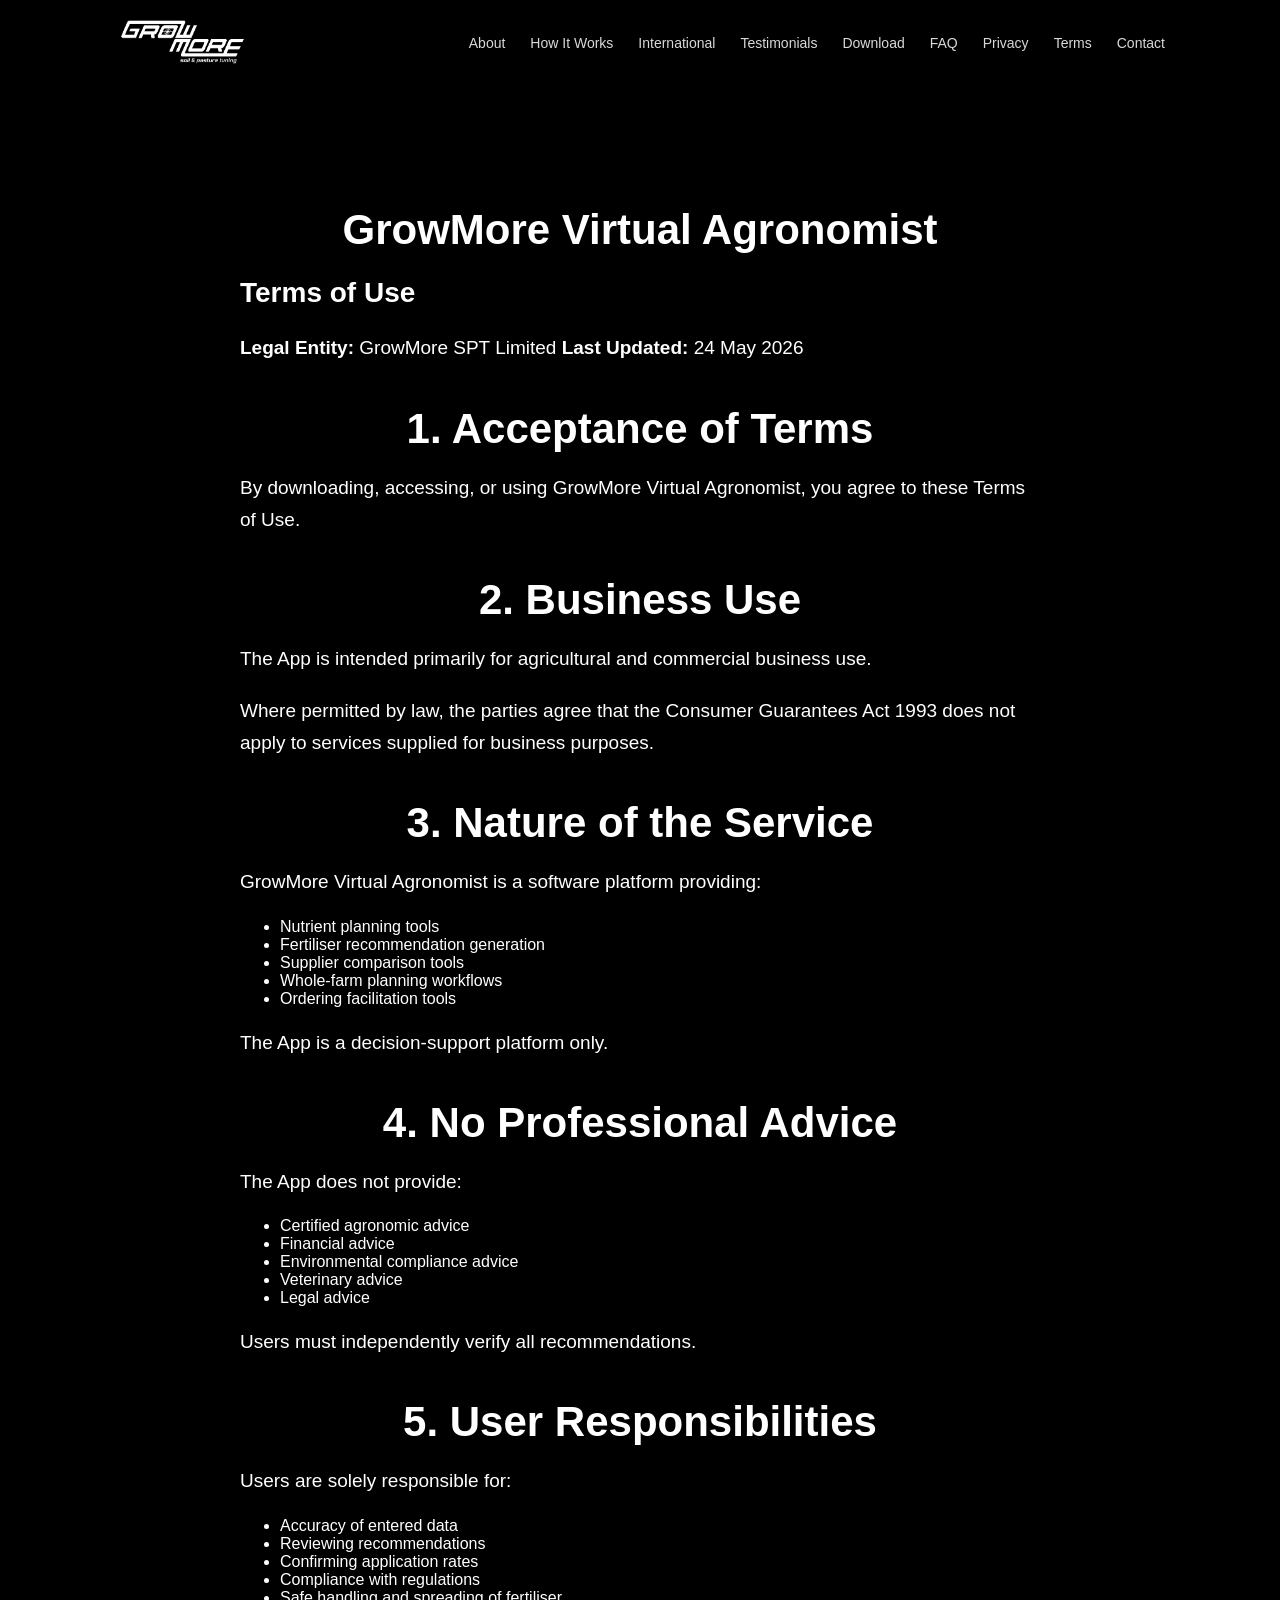
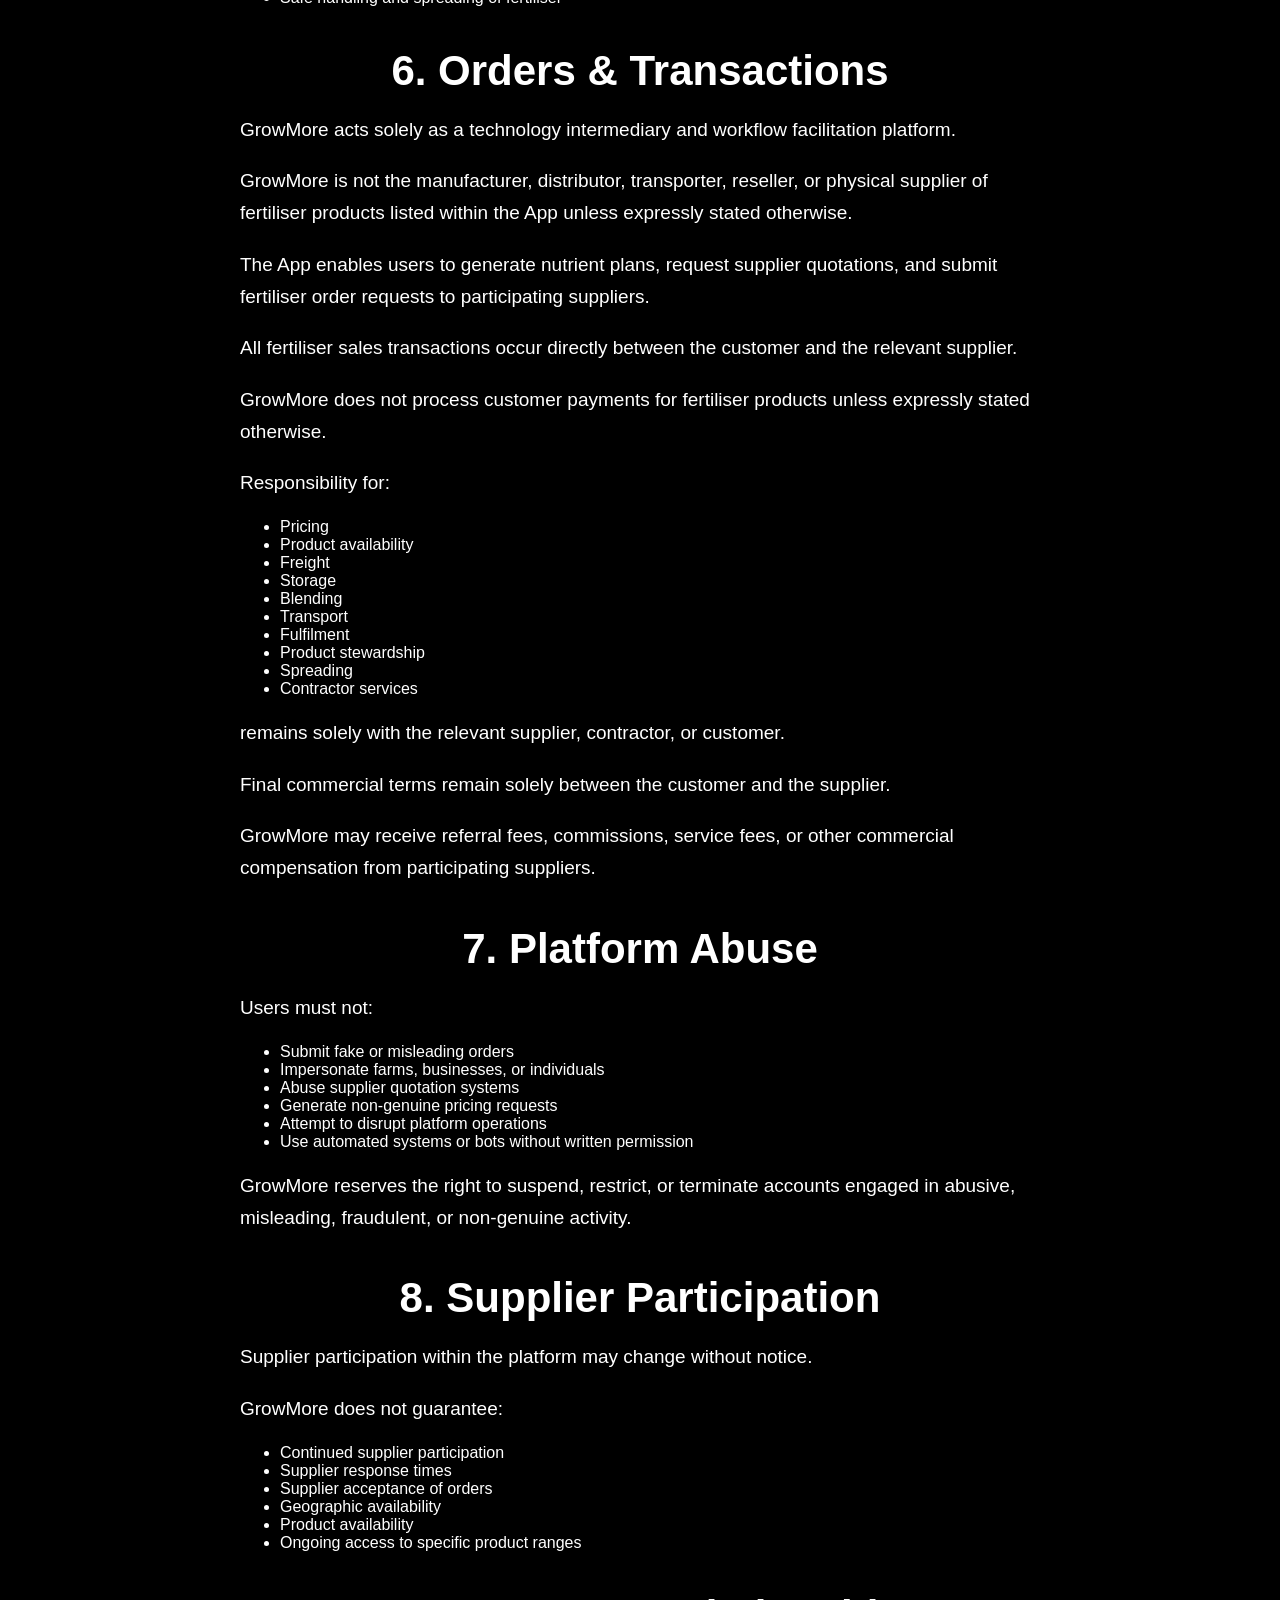
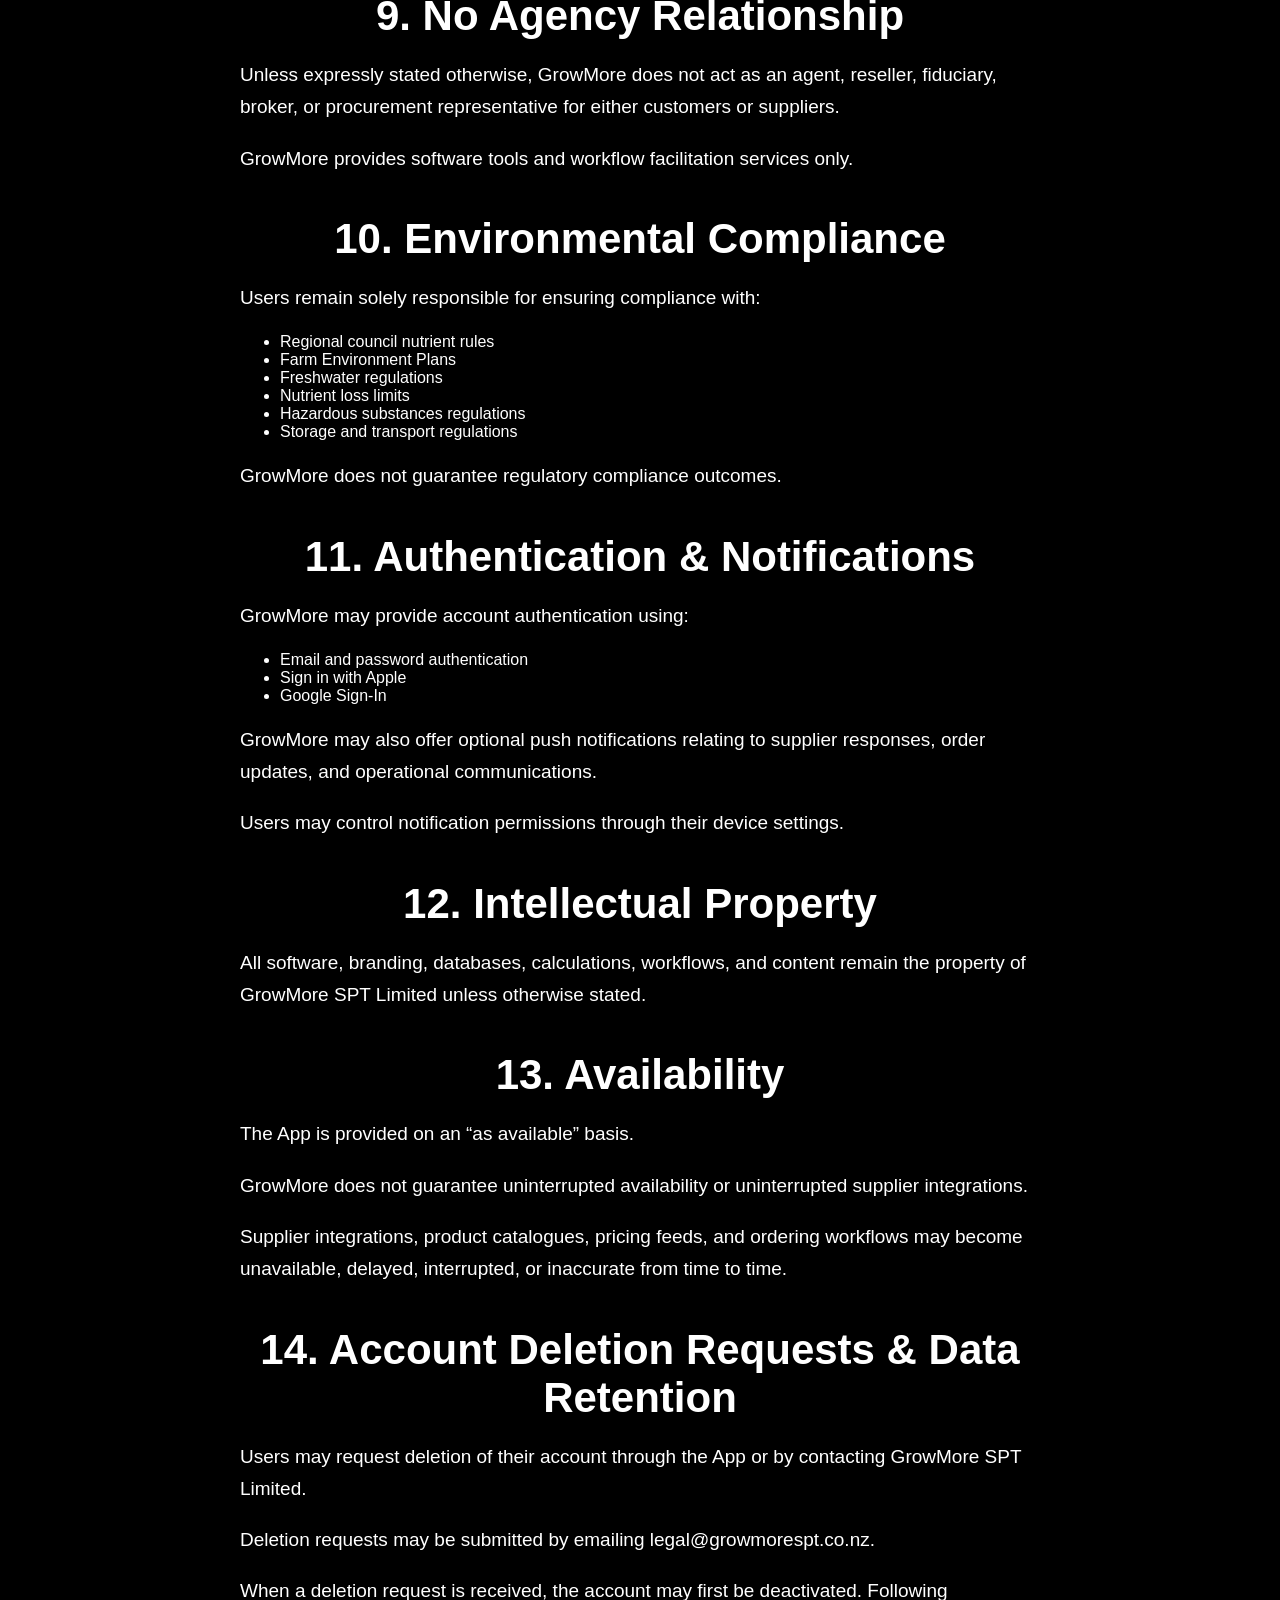
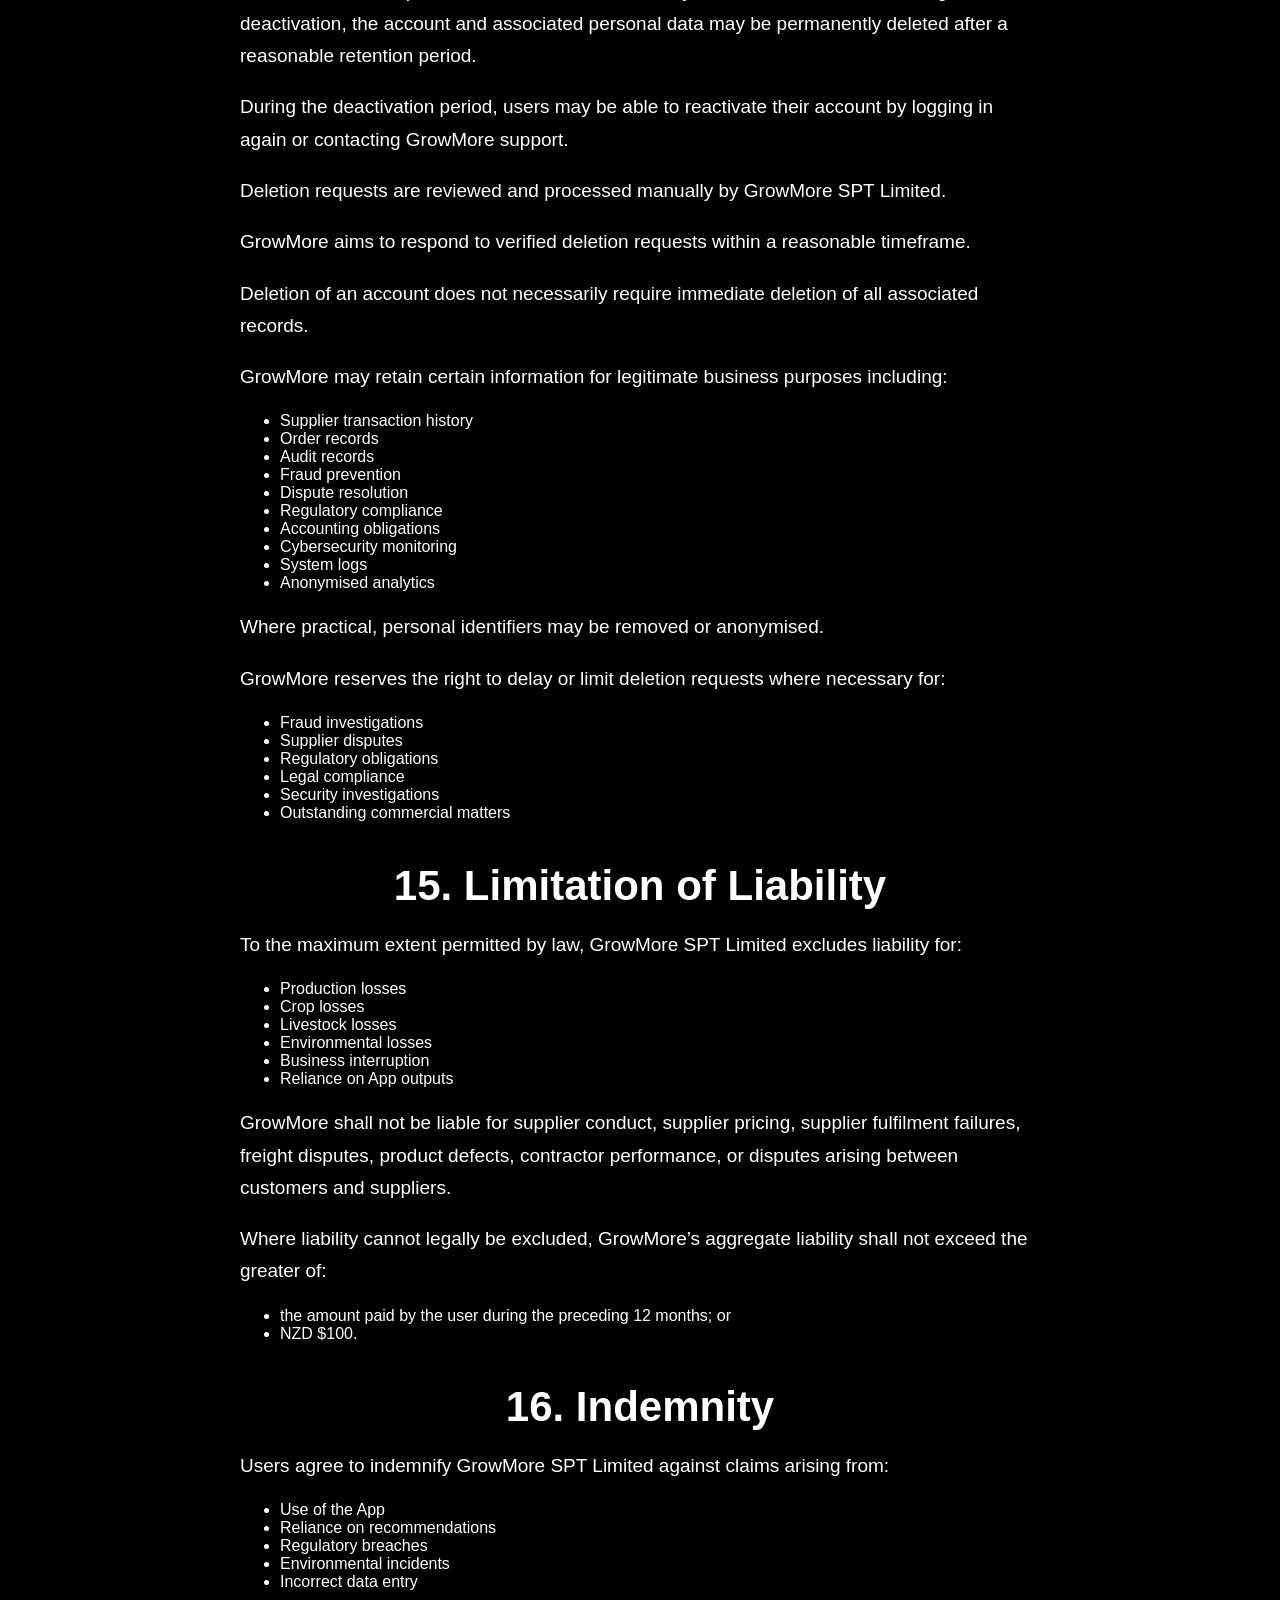
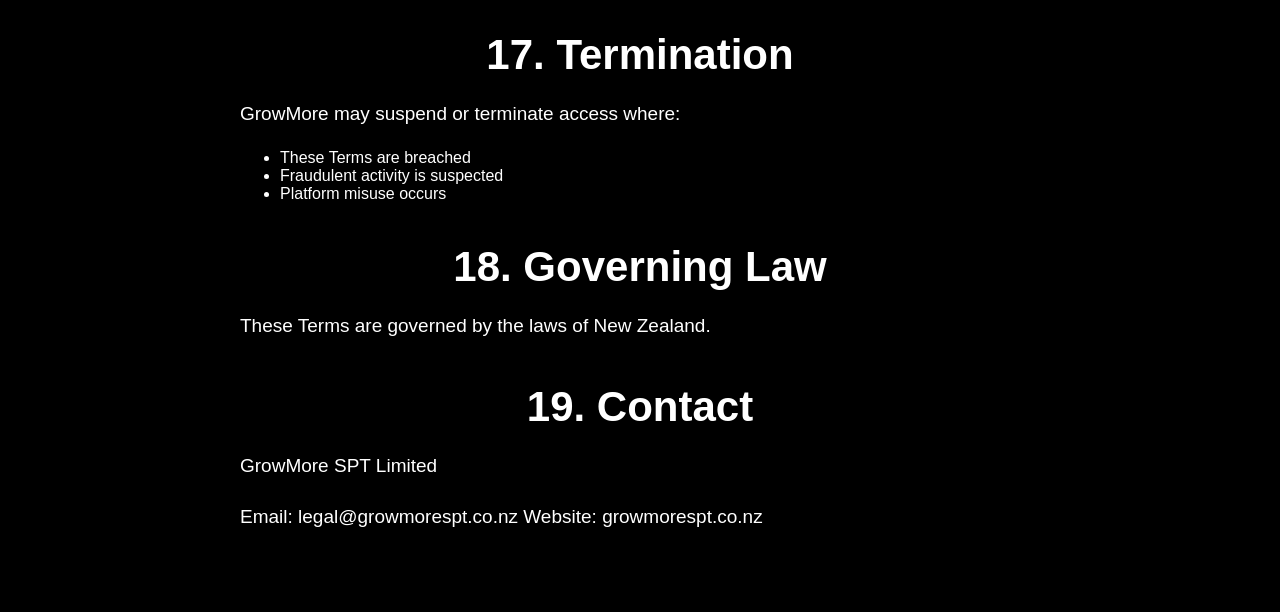
<file: terms.html>
<!DOCTYPE html>
<html lang="en">
<head>
    <meta charset="UTF-8">
    <meta name="viewport" content="width=device-width, initial-scale=1.0">
    <title>Terms of Use | GrowMore</title>
    <script type="text/javascript" nonce="1ec95e67568d4fd8857dce1fc76" src="//local.adguard.org?ts=1779668480972&amp;type=content-script&amp;dmn=chatgpt.com&amp;css=1&amp;js=1&amp;gcss=0&amp;rel=1&amp;rji=1&amp;stealth=1&amp;uag="></script>
<script type="text/javascript" nonce="1ec95e67568d4fd8857dce1fc76" src="//local.adguard.org?ts=1779668480972&amp;name=AdGuard%20Extra&amp;type=user-script"></script><link rel="stylesheet" href="styles.css">
    <script defer src="main.js"></script>
</head>
<body class="about-page">

<header class="nav">
    <div class="nav-container">
        <div class="nav-logo">
            <a href="index.html">
                <img src="assets/growmore_logo.png" alt="GrowMore" class="logo-img">
            </a>
        </div>
        <nav class="nav-links" id="navLinks">
            <a href="index.html">About</a>
            <a href="how-it-works.html">How It Works</a>
            <a href="international.html">International</a>
            <a href="testimonials.html">Testimonials</a>
            <a href="download.html">Download</a>
            <a href="faq.html">FAQ</a>
            <a href="privacy.html">Privacy</a>
            <a href="terms.html">Terms</a>
            <a href="contact.html">Contact</a>
        </nav>
        <div class="menu-toggle" onclick="toggleMenu()">☰</div>
    </div>
</header>

<section class="page">
    <div class="page-container">
        <h1>GrowMore Virtual Agronomist</h1>
        <h2>Terms of Use</h2>
        <p><strong>Legal Entity:</strong> GrowMore SPT Limited <strong>Last Updated:</strong> 24 May 2026</p>
        <h1>1. Acceptance of Terms</h1>
        <p>By downloading, accessing, or using GrowMore Virtual Agronomist, you agree to these Terms of Use.</p>
        <h1>2. Business Use</h1>
        <p>The App is intended primarily for agricultural and commercial business use.</p>
        <p>Where permitted by law, the parties agree that the Consumer Guarantees Act 1993 does not apply to services supplied for business purposes.</p>
        <h1>3. Nature of the Service</h1>
        <p>GrowMore Virtual Agronomist is a software platform providing:</p>
        <ul>
            <li>Nutrient planning tools</li>
            <li>Fertiliser recommendation generation</li>
            <li>Supplier comparison tools</li>
            <li>Whole-farm planning workflows</li>
            <li>Ordering facilitation tools</li>
        </ul>
        <p>The App is a decision-support platform only.</p>
        <h1>4. No Professional Advice</h1>
        <p>The App does not provide:</p>
        <ul>
            <li>Certified agronomic advice</li>
            <li>Financial advice</li>
            <li>Environmental compliance advice</li>
            <li>Veterinary advice</li>
            <li>Legal advice</li>
        </ul>
        <p>Users must independently verify all recommendations.</p>
        <h1>5. User Responsibilities</h1>
        <p>Users are solely responsible for:</p>
        <ul>
            <li>Accuracy of entered data</li>
            <li>Reviewing recommendations</li>
            <li>Confirming application rates</li>
            <li>Compliance with regulations</li>
            <li>Safe handling and spreading of fertiliser</li>
        </ul>
        <h1>6. Orders &amp; Transactions</h1>
        <p>GrowMore acts solely as a technology intermediary and workflow facilitation platform.</p>
        <p>GrowMore is not the manufacturer, distributor, transporter, reseller, or physical supplier of fertiliser products listed within the App unless expressly stated otherwise.</p>
        <p>The App enables users to generate nutrient plans, request supplier quotations, and submit fertiliser order requests to participating suppliers.</p>
        <p>All fertiliser sales transactions occur directly between the customer and the relevant supplier.</p>
        <p>GrowMore does not process customer payments for fertiliser products unless expressly stated otherwise.</p>
        <p>Responsibility for:</p>
        <ul>
            <li>Pricing</li>
            <li>Product availability</li>
            <li>Freight</li>
            <li>Storage</li>
            <li>Blending</li>
            <li>Transport</li>
            <li>Fulfilment</li>
            <li>Product stewardship</li>
            <li>Spreading</li>
            <li>Contractor services</li>
        </ul>
        <p>remains solely with the relevant supplier, contractor, or customer.</p>
        <p>Final commercial terms remain solely between the customer and the supplier.</p>
        <p>GrowMore may receive referral fees, commissions, service fees, or other commercial compensation from participating suppliers.</p>
        <h1>7. Platform Abuse</h1>
        <p>Users must not:</p>
        <ul>
            <li>Submit fake or misleading orders</li>
            <li>Impersonate farms, businesses, or individuals</li>
            <li>Abuse supplier quotation systems</li>
            <li>Generate non-genuine pricing requests</li>
            <li>Attempt to disrupt platform operations</li>
            <li>Use automated systems or bots without written permission</li>
        </ul>
        <p>GrowMore reserves the right to suspend, restrict, or terminate accounts engaged in abusive, misleading, fraudulent, or non-genuine activity.</p>
        <h1>8. Supplier Participation</h1>
        <p>Supplier participation within the platform may change without notice.</p>
        <p>GrowMore does not guarantee:</p>
        <ul>
            <li>Continued supplier participation</li>
            <li>Supplier response times</li>
            <li>Supplier acceptance of orders</li>
            <li>Geographic availability</li>
            <li>Product availability</li>
            <li>Ongoing access to specific product ranges</li>
        </ul>
        <h1>9. No Agency Relationship</h1>
        <p>Unless expressly stated otherwise, GrowMore does not act as an agent, reseller, fiduciary, broker, or procurement representative for either customers or suppliers.</p>
        <p>GrowMore provides software tools and workflow facilitation services only.</p>
        <h1>10. Environmental Compliance</h1>
        <p>Users remain solely responsible for ensuring compliance with:</p>
        <ul>
            <li>Regional council nutrient rules</li>
            <li>Farm Environment Plans</li>
            <li>Freshwater regulations</li>
            <li>Nutrient loss limits</li>
            <li>Hazardous substances regulations</li>
            <li>Storage and transport regulations</li>
        </ul>
        <p>GrowMore does not guarantee regulatory compliance outcomes.</p>
        <h1>11. Authentication &amp; Notifications</h1>
        <p>GrowMore may provide account authentication using:</p>
        <ul>
            <li>Email and password authentication</li>
            <li>Sign in with Apple</li>
            <li>Google Sign-In</li>
        </ul>
        <p>GrowMore may also offer optional push notifications relating to supplier responses, order updates, and operational communications.</p>
        <p>Users may control notification permissions through their device settings.</p>
        <h1>12. Intellectual Property</h1>
        <p>All software, branding, databases, calculations, workflows, and content remain the property of GrowMore SPT Limited unless otherwise stated.</p>
        <h1>13. Availability</h1>
        <p>The App is provided on an “as available” basis.</p>
        <p>GrowMore does not guarantee uninterrupted availability or uninterrupted supplier integrations.</p>
        <p>Supplier integrations, product catalogues, pricing feeds, and ordering workflows may become unavailable, delayed, interrupted, or inaccurate from time to time.</p>
        <h1 id="account-deletion">14. Account Deletion Requests &amp; Data Retention</h1>
        <p>Users may request deletion of their account through the App or by contacting GrowMore SPT Limited.</p>
        <p>Deletion requests may be submitted by emailing legal@growmorespt.co.nz.</p>
        <p>When a deletion request is received, the account may first be deactivated. Following deactivation, the account and associated personal data may be permanently deleted after a reasonable retention period.</p>
        <p>During the deactivation period, users may be able to reactivate their account by logging in again or contacting GrowMore support.</p>
        <p>Deletion requests are reviewed and processed manually by GrowMore SPT Limited.</p>
        <p>GrowMore aims to respond to verified deletion requests within a reasonable timeframe.</p>
        <p>Deletion of an account does not necessarily require immediate deletion of all associated records.</p>
        <p>GrowMore may retain certain information for legitimate business purposes including:</p>
        <ul>
            <li>Supplier transaction history</li>
            <li>Order records</li>
            <li>Audit records</li>
            <li>Fraud prevention</li>
            <li>Dispute resolution</li>
            <li>Regulatory compliance</li>
            <li>Accounting obligations</li>
            <li>Cybersecurity monitoring</li>
            <li>System logs</li>
            <li>Anonymised analytics</li>
        </ul>
        <p>Where practical, personal identifiers may be removed or anonymised.</p>
        <p>GrowMore reserves the right to delay or limit deletion requests where necessary for:</p>
        <ul>
            <li>Fraud investigations</li>
            <li>Supplier disputes</li>
            <li>Regulatory obligations</li>
            <li>Legal compliance</li>
            <li>Security investigations</li>
            <li>Outstanding commercial matters</li>
        </ul>
        <h1>15. Limitation of Liability</h1>
        <p>To the maximum extent permitted by law, GrowMore SPT Limited excludes liability for:</p>
        <ul>
            <li>Production losses</li>
            <li>Crop losses</li>
            <li>Livestock losses</li>
            <li>Environmental losses</li>
            <li>Business interruption</li>
            <li>Reliance on App outputs</li>
        </ul>
        <p>GrowMore shall not be liable for supplier conduct, supplier pricing, supplier fulfilment failures, freight disputes, product defects, contractor performance, or disputes arising between customers and suppliers.</p>
        <p>Where liability cannot legally be excluded, GrowMore’s aggregate liability shall not exceed the greater of:</p>
        <ul>
            <li>the amount paid by the user during the preceding 12 months; or</li>
            <li>NZD $100.</li>
        </ul>
        <h1>16. Indemnity</h1>
        <p>Users agree to indemnify GrowMore SPT Limited against claims arising from:</p>
        <ul>
            <li>Use of the App</li>
            <li>Reliance on recommendations</li>
            <li>Regulatory breaches</li>
            <li>Environmental incidents</li>
            <li>Incorrect data entry</li>
        </ul>
        <h1>17. Termination</h1>
        <p>GrowMore may suspend or terminate access where:</p>
        <ul>
            <li>These Terms are breached</li>
            <li>Fraudulent activity is suspected</li>
            <li>Platform misuse occurs</li>
        </ul>
        <h1>18. Governing Law</h1>
        <p>These Terms are governed by the laws of New Zealand.</p>
        <h1>19. Contact</h1>
        <p>GrowMore SPT Limited</p>
        <p>Email: legal@growmorespt.co.nz Website: growmorespt.co.nz</p>
    </div>
</section>

</body>
</html>
</file>
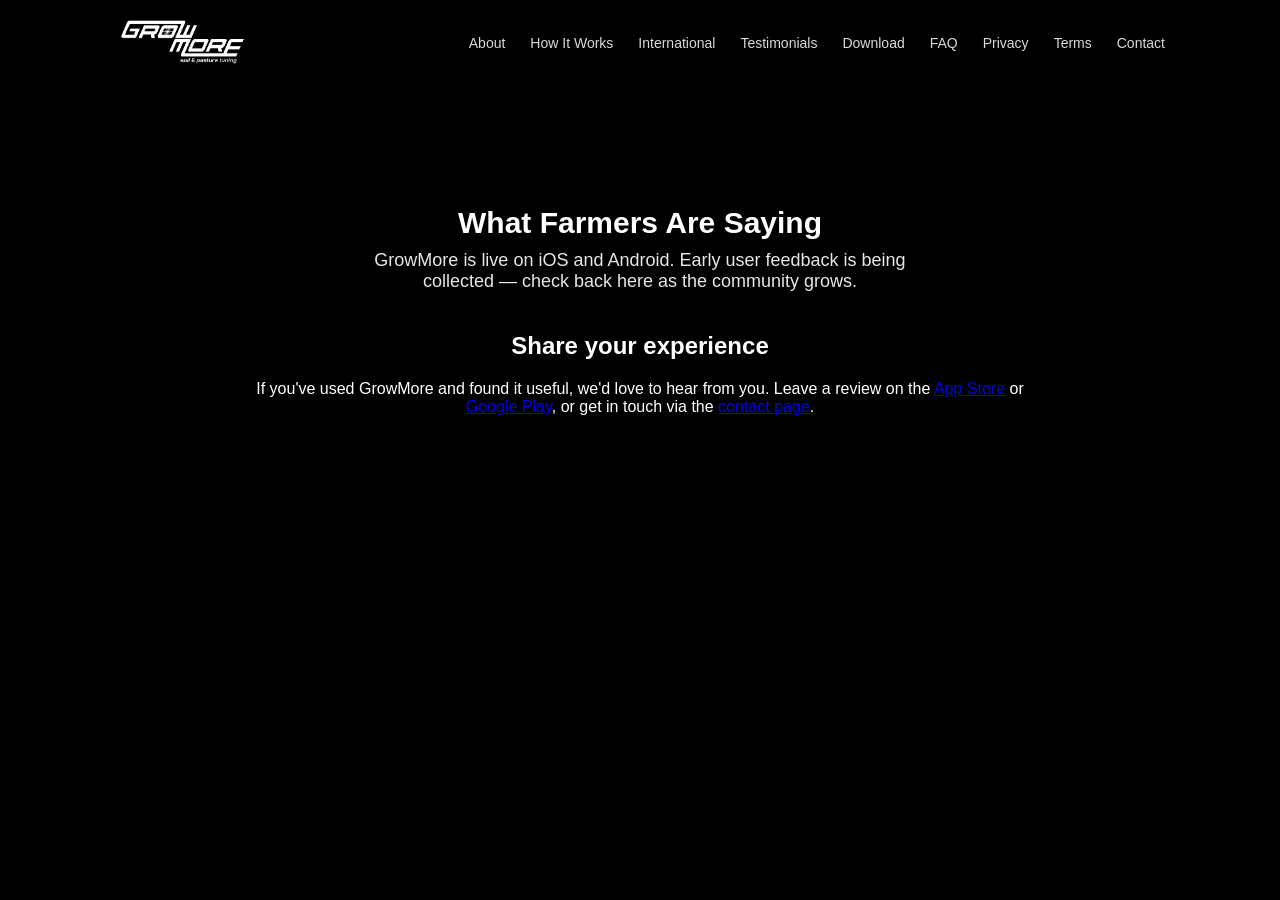
<file: testimonials.html>
<!DOCTYPE html>
<html lang="en">
<head>
    <meta charset="UTF-8">
    <meta name="viewport" content="width=device-width, initial-scale=1.0">
    <title>Testimonials | GrowMore Virtual Agronomist</title>
    <link rel="stylesheet" href="styles.css">
    <script defer src="main.js"></script>
</head>
<body>
<header class="nav">
    <div class="nav-container">
        <div class="nav-logo"><a href="index.html"><img src="assets/growmore_logo.png" alt="GrowMore" class="logo-img"></a></div>
        <nav class="nav-links" id="navLinks">
            <a href="index.html">About</a><a href="how-it-works.html">How It Works</a><a href="international.html">International</a><a href="testimonials.html">Testimonials</a><a href="download.html">Download</a><a href="faq.html">FAQ</a><a href="privacy.html">Privacy</a><a href="terms.html">Terms</a><a href="contact.html">Contact</a>
        </nav>
        <div class="menu-toggle" onclick="toggleMenu()">☰</div>
    </div>
</header>
<section class="page">
    <div class="page-container">
        <h1>What Farmers Are Saying</h1>
        <p class="page-intro">GrowMore is live on iOS and Android. Early user feedback is being collected — check back here as the community grows.</p>
        <div class="step">
            <h2>Share your experience</h2>
            <p>If you've used GrowMore and found it useful, we'd love to hear from you. Leave a review on the <a href="https://apps.apple.com/nz/app/growmore-virtual-agronomist/id6773807170" target="_blank" rel="noopener">App Store</a> or <a href="https://play.google.com/store/apps/details?id=nz.co.growmorespt.growmore" target="_blank" rel="noopener">Google Play</a>, or get in touch via the <a href="contact.html">contact page</a>.</p>
        </div>
    </div>
</section>
<script>function toggleMenu(){document.getElementById("navLinks").classList.toggle("active");}</script>
</body>
</html>
</file>
<file: styles.css>
:root{
    --bg:#000;
    --text:#fff;
}

html,
body{
    height:100%;
}

body{
    margin:0;
    padding:0;
    background:var(--bg);
    color:var(--text);
    font-family:-apple-system, BlinkMacSystemFont, "Segoe UI", Roboto, Helvetica, Arial, sans-serif;
    text-align:center;
}

/* ===== LANDING PAGE ===== */

#landing{
    min-height:100vh;
    display:flex;
    flex-direction:column;
    justify-content:center;
    align-items:center;
    padding:40px 20px;
    box-sizing:border-box;
}

/* logo */

.logo{
    width:min(650px,85vw);
    height:auto;
    margin-bottom:30px;
}

/* headings */

h1{
    font-size:30px;
    font-weight:700;
    margin:0 0 10px 0;
}

.product{
    font-size:22px;
    margin:0 0 16px 0;
}

.launch{
    font-size:20px;
    margin:0;
    opacity:0.85;
}

/* ===== SPLASH VIDEO ===== */

#splash{
    position:fixed;
    inset:0;
    background:#000;
    z-index:9999;
    overflow:hidden;
    opacity:1;
    transition:opacity .7s ease;
    cursor:pointer;
}

#splash .splash-skip{
    position:absolute;
    bottom:24px;
    right:24px;
    color:rgba(255,255,255,0.7);
    font-size:13px;
    letter-spacing:.02em;
    z-index:2;
    pointer-events:none;
}

/* fade out animation */

#splash.fade{
    opacity:0;
}

/* splash video scaling */

#splash video{
    position:absolute;
    inset:0;
    width:100%;
    height:100%;
    object-fit:cover;
    object-position:center;
}

/* REMOVE GLOBAL VIDEO RULE (WAS BREAKING LAYOUT) */

/* ===== NAV (FIXED) ===== */

.nav{
    position:sticky;
    top:0;
    width:100%;
    background:rgba(0,0,0,0.9);
    z-index:1000;
}

.nav-container{
    max-width:1100px;
    margin:0 auto;
    padding:15px 25px;
    display:flex;
    align-items:center;
    justify-content:space-between;
    box-sizing:border-box;
}

.nav-logo a{
    color:#fff;
    text-decoration:none;
    font-weight:700;
    font-size:16px;
    letter-spacing:1px;
}

.nav-links{
    display:flex;
    gap:25px;
}

.nav-links a{
    color:#fff;
    text-decoration:none;
    font-size:14px;
    opacity:0.85;
}

.nav-links a:hover{
    opacity:1;
}

/* ===== MOBILE MENU ===== */


.menu-toggle{
    display:none;
    font-size:24px;
    cursor:pointer;
    color:#fff;
}

@media (max-width:768px){

    .nav-links{
        position:absolute;
        top:80px;
        right:0;
        width:100%;
        background:#000;
        flex-direction:column;
        align-items:center;
        display:none;
        padding:20px 0;
        z-index:1001;
    }

    .nav-links.active{
        display:flex;
    }

    .menu-toggle{
        display:block;
    }

}

.nav-links{
    z-index:1001;
}

.menu-toggle{
    z-index:1002;
    position:relative;
}

/* ===== PAGE LAYOUT ===== */

.page{
    padding:100px 20px 60px;
}

.page-container{
    max-width:800px;
    margin:0 auto;
}

/* ===== HOME SECTIONS ===== */

.home-sections{
    margin-top:100vh;
    background:#000;
}

.section{
    padding:80px 20px;
    max-width:800px;
    margin:0 auto;
}

.section h2{
    font-size:26px;
    margin-bottom:20px;
}

.section p{
    font-size:16px;
    opacity:0.8;
}

/* ===== MOBILE TEXT ADJUSTMENTS ===== */

@media (max-width:700px){

    h1{
        font-size:24px;
    }

    .product{
        font-size:18px;
    }

    .launch{
        font-size:17px;
    }

    .logo{
        width:80vw;
    }

}

/* ===== ABOUT PAGE ONLY ===== */

.about-page .page-container {
  text-align: left;
  max-width: 800px;
  margin: 0 auto;
}

.about-page .page-container p {
  font-size: 19px;
  line-height: 1.7;
}

.about-page .page-container h1 {
  font-size: 42px;
}

.about-page .page-container h2 {
  font-size: 28px;
}
/* ===== GLOBAL NAV LOGO (ALL PAGES EXCEPT SPLASH) ===== */

.nav-logo img {
  height: 56px;
  width: auto;
  display: block;
}

/* Tablet */
@media (max-width: 900px) {
  .nav-logo img {
    height: 48px;
  }
}

/* Mobile */
@media (max-width: 600px) {
  .nav-logo img {
    height: 40px;
  }
}

.page-container h1 {
    margin-top: 40px;
    margin-bottom: 10px;
    text-align: center;
}

.page-intro {
    text-align: center;
    max-width: 600px;
    margin: 0 auto 50px auto;
    font-size: 18px;
    opacity: 0.85;
}

.process-step {
    margin-bottom: 60px;
    text-align: left;
}

.process-step h2 {
    margin-bottom: 6px;
    font-size: 22px;
}

.step-intro {
    margin-bottom: 16px;
    opacity: 0.8;
}

/* ===== HOW IT WORKS FINAL TUNING ===== */

.page{
    padding:80px 20px 60px;
}

.page-container h1 {
    margin-top: 40px;
    margin-bottom: 10px;
    text-align: center;
}

.page-intro {
    text-align: center;
    max-width: 600px;
    margin: 0 auto 40px auto;
    font-size: 18px;
    opacity: 0.9;
}

/* step layout */

.process-step {
    margin-bottom: 60px;
    text-align: left;
}

.process-step h2 {
    margin-bottom: 6px;
    font-size: 24px;
    font-weight: 700;
}

.step-intro {
    margin-bottom: 16px;
    opacity: 0.9;
}

/* images */

.process-image {
    width: 100%;
    height: auto;
    border-radius: 6px;
    display: block;
}

/* HERO STEP (supplier comparison) */

.process-step:nth-of-type(6) {
    margin-top: 80px;
    margin-bottom: 80px;
}

.process-step:nth-of-type(6) h2 {
    font-size: 26px;
}

.process-step:nth-of-type(6) .step-intro {
    font-size: 16px;
    font-weight: 500;
}
.store-badges {
    display: flex;
    justify-content: center;
    align-items: center;
    gap: 18px;
    flex-wrap: wrap;
    margin-top: 24px;
}

.store-badges img {
    height: 48px;
    width: auto;
    display: block;
}

.store-badges a {
    display: inline-block;
}
</file>
<file: about.css>
/* =============================================
   ABOUT / LANDING PAGE
   ============================================= */
:root{
  --green:#4fc97e; --blue:#5bb8f5; --dark:#0e0e0e;
  --card:#1a1a1a; --border:rgba(255,255,255,.08);
  --muted:rgba(255,255,255,.62);
}

.ab-wrap{max-width:1080px;margin:0 auto;padding-inline:20px;padding-block:0 96px;text-align:left}

/* ---- opening ---- */
.ab-hero{padding-block:56px 8px}
.ab-pill{display:inline-block;background:rgba(79,201,126,.12);color:var(--green);
  border:1px solid rgba(79,201,126,.28);border-radius:100px;padding:5px 15px;
  font-size:12px;font-weight:700;letter-spacing:1px;text-transform:uppercase;margin-bottom:20px}
.ab-hero h1{font-size:clamp(30px,5vw,52px);line-height:1.1;margin:0 0 20px;text-wrap:balance}
.ab-lede{font-size:clamp(17px,2vw,21px);line-height:1.6;max-width:62ch;margin:0 0 16px}
.ab-lede.dim{color:var(--muted)}
.ab-badges{display:flex;flex-wrap:wrap;gap:14px;margin-top:28px}
.ab-badges img{height:48px;width:auto}

/* ---- alternating image + text ---- */
.ab-band{display:grid;grid-template-columns:1fr 1fr;gap:clamp(24px,5vw,64px);
  align-items:center;margin-block:clamp(48px,7vw,88px)}
.ab-band:nth-of-type(even) .ab-band-img{order:2}
.ab-band-img{min-width:0}
.ab-band-img img{display:block;width:100%;max-width:100%;border-radius:14px;
  border:1px solid var(--border);background:#000}
.ab-band-img.phone img{max-width:300px;margin:0 auto;border-radius:22px}
.ab-band-img.portrait img{max-width:400px;margin:0 auto}
.ab-band-img video.ab-vid{display:block;width:100%;max-width:100%;border-radius:14px;
  border:1px solid var(--border);background:#000}
@media (prefers-reduced-motion:reduce){.ab-band-img video.ab-vid{display:none}
  .ab-band-img video.ab-vid + img{display:block}}
.ab-band-text{min-width:0}
.ab-band-text h2{font-size:clamp(22px,3vw,32px);line-height:1.2;margin:0 0 14px;text-wrap:balance}
.ab-band-text p{font-size:16px;line-height:1.7;color:var(--muted);margin:0 0 14px;max-width:52ch}
.ab-band-text p strong{color:#fff;font-weight:600}
.ab-kicker{display:block;font-size:12px;font-weight:700;letter-spacing:1.4px;
  text-transform:uppercase;color:var(--blue);margin-bottom:10px}

/* ---- detail accordion ---- */
.ab-detail{margin-top:clamp(56px,8vw,96px);border-top:1px solid var(--border);padding-top:48px}
.ab-detail > h2{font-size:clamp(22px,3vw,30px);margin:0 0 8px}
.ab-detail > p.ab-detail-intro{color:var(--muted);max-width:60ch;margin:0 0 28px;line-height:1.7}
details.ab-acc{border:1px solid var(--border);border-radius:10px;background:var(--card);
  margin-bottom:10px;overflow:hidden}
details.ab-acc > summary{list-style:none;cursor:pointer;padding:16px 20px;
  font-size:17px;font-weight:600;display:flex;align-items:center;gap:14px}
details.ab-acc > summary::-webkit-details-marker{display:none}
details.ab-acc > summary::after{content:"+";margin-left:auto;font-size:22px;font-weight:400;
  color:var(--green);line-height:1;flex:0 0 auto}
details.ab-acc[open] > summary::after{content:"\2212"}
details.ab-acc > summary:hover{background:rgba(255,255,255,.03)}
details.ab-acc > summary:focus-visible{outline:2px solid var(--blue);outline-offset:-2px}
.ab-acc-body{padding:0 20px 20px;border-top:1px solid var(--border)}
.ab-acc-body p{font-size:15.5px;line-height:1.75;color:var(--muted);margin:16px 0 0;max-width:68ch}
.ab-acc-body p:first-child{margin-top:16px}

/* ---- closing ---- */
.ab-cta{margin-top:clamp(56px,8vw,88px);border:1px solid var(--border);border-radius:14px;
  background:var(--card);padding:clamp(28px,5vw,48px);text-align:center}
.ab-cta h2{font-size:clamp(22px,3vw,30px);margin:0 0 10px;text-wrap:balance}
.ab-cta p{color:var(--muted);margin:0 auto 24px;max-width:48ch;line-height:1.65}
.ab-cta .ab-badges{justify-content:center}

@media (max-width:760px){
  .ab-band{grid-template-columns:1fr;gap:20px}
  .ab-band:nth-of-type(even) .ab-band-img{order:0}
  .ab-badges img{height:42px}
}
</file>
<file: home.css>
/* =============================================
   GROWMORE HOME PAGE STYLES
   Supplements styles.css (don't edit that file
   for home-specific layout)
   ============================================= */

:root {
  --green: #4fc97e;
  --blue:  #5bb8f5;
  --dark:  #0e0e0e;
  --card:  #1a1a1a;
  --border: rgba(255,255,255,0.08);
}

/* ===== HERO ===== */

.hero {
  min-height: 100vh;
  display: flex;
  align-items: center;
  background: var(--dark);
  padding: 120px 30px 80px;
  box-sizing: border-box;
}

.hero-inner {
  max-width: 1100px;
  margin: 0 auto;
  display: flex;
  align-items: center;
  gap: 60px;
}

.hero-text {
  flex: 1;
  text-align: left;
}

.hero-pill {
  display: inline-block;
  background: rgba(79, 201, 126, 0.15);
  color: var(--green);
  border: 1px solid rgba(79, 201, 126, 0.3);
  border-radius: 100px;
  padding: 6px 16px;
  font-size: 13px;
  font-weight: 600;
  letter-spacing: 0.5px;
  text-transform: uppercase;
  margin-bottom: 24px;
}

.hero h1 {
  font-size: clamp(32px, 4vw, 52px);
  font-weight: 800;
  line-height: 1.15;
  margin: 0 0 20px;
  text-align: left;
}

.hero-sub {
  font-size: 18px;
  line-height: 1.7;
  opacity: 0.8;
  margin: 0 0 36px;
  max-width: 520px;
}

.hero-phone {
  flex: 0 0 280px;
  display: flex;
  justify-content: center;
}

.phone-screen {
  width: 260px;
  border-radius: 28px;
  box-shadow: 0 30px 80px rgba(0,0,0,0.6), 0 0 0 1px rgba(255,255,255,0.06);
  display: block;
}

/* ===== STORE BADGES (shared) ===== */

.store-badges {
  display: flex;
  align-items: center;
  gap: 16px;
  flex-wrap: wrap;
}

.store-badges img {
  height: 48px;
  width: auto;
  display: block;
}

/* ===== SHARED CONTENT CONTAINER ===== */

.content-container {
  max-width: 1100px;
  margin: 0 auto;
  padding: 0 30px;
}

/* ===== PROBLEM SECTION ===== */

.problem-section {
  background: #111;
  padding: 100px 30px;
  text-align: center;
  border-top: 1px solid var(--border);
  border-bottom: 1px solid var(--border);
}

.problem-section h2 {
  font-size: clamp(24px, 3vw, 36px);
  font-weight: 800;
  margin: 0 0 20px;
  max-width: 700px;
  margin-left: auto;
  margin-right: auto;
}

.problem-section p {
  font-size: 17px;
  line-height: 1.8;
  opacity: 0.75;
  max-width: 640px;
  margin: 0 auto 60px;
}

.stat-row {
  display: flex;
  justify-content: center;
  gap: 60px;
  flex-wrap: wrap;
}

.stat {
  display: flex;
  flex-direction: column;
  align-items: center;
  gap: 6px;
}

.stat-num {
  font-size: 42px;
  font-weight: 800;
  color: var(--green);
  line-height: 1;
}

.stat-label {
  font-size: 14px;
  opacity: 0.6;
  text-align: center;
  max-width: 160px;
}

/* ===== HOW IT WORKS ===== */

.how-section {
  padding: 100px 30px;
  background: var(--dark);
  text-align: center;
}

.how-section h2 {
  font-size: clamp(26px, 3vw, 38px);
  font-weight: 800;
  margin: 0 0 12px;
}

.section-sub {
  font-size: 17px;
  opacity: 0.65;
  margin: 0 0 60px;
}

.steps-grid {
  display: grid;
  grid-template-columns: repeat(3, 1fr);
  gap: 32px;
  text-align: left;
}

.step-card {
  background: var(--card);
  border: 1px solid var(--border);
  border-radius: 16px;
  padding: 28px;
  display: flex;
  flex-direction: column;
  gap: 16px;
}

.step-num {
  font-size: 13px;
  font-weight: 700;
  color: var(--blue);
  letter-spacing: 2px;
}

.step-img {
  width: 100%;
  border-radius: 14px;
  display: block;
  box-shadow: 0 8px 32px rgba(0,0,0,0.4);
}

.step-card h3 {
  font-size: 18px;
  font-weight: 700;
  margin: 0;
}

.step-card p {
  font-size: 14px;
  line-height: 1.7;
  opacity: 0.7;
  margin: 0;
}

/* ===== FEATURES ===== */

.features-section {
  padding: 100px 30px;
  background: #111;
  text-align: center;
  border-top: 1px solid var(--border);
}

.features-section h2 {
  font-size: clamp(24px, 3vw, 36px);
  font-weight: 800;
  margin: 0 0 56px;
}

.features-grid {
  display: grid;
  grid-template-columns: repeat(3, 1fr);
  gap: 28px;
  text-align: left;
}

.feature {
  background: var(--card);
  border: 1px solid var(--border);
  border-radius: 14px;
  padding: 28px;
}

.feature-icon {
  font-size: 28px;
  margin-bottom: 14px;
}

.feature h3 {
  font-size: 16px;
  font-weight: 700;
  margin: 0 0 10px;
}

.feature p {
  font-size: 14px;
  line-height: 1.7;
  opacity: 0.65;
  margin: 0;
}

/* ===== SHOWCASE ===== */

.showcase-section {
  padding: 100px 30px;
  background: var(--dark);
  border-top: 1px solid var(--border);
}

.showcase-inner {
  max-width: 1100px;
  margin: 0 auto;
  display: flex;
  align-items: center;
  gap: 60px;
}

.showcase-text {
  flex: 1;
}

.showcase-text h2 {
  font-size: clamp(24px, 3vw, 36px);
  font-weight: 800;
  margin: 0 0 20px;
  text-align: left;
}

.showcase-text p {
  font-size: 16px;
  line-height: 1.8;
  opacity: 0.75;
  margin: 0 0 16px;
}

.showcase-phone {
  flex: 0 0 260px;
  display: flex;
  justify-content: center;
}

/* ===== CTA ===== */

.cta-section {
  padding: 100px 30px;
  background: #111;
  text-align: center;
  border-top: 1px solid var(--border);
}

.cta-inner h2 {
  font-size: clamp(26px, 3vw, 40px);
  font-weight: 800;
  margin: 0 0 16px;
}

.cta-inner p {
  font-size: 17px;
  opacity: 0.7;
  margin: 0 0 36px;
}

.cta-inner .store-badges {
  justify-content: center;
}

/* ===== FOOTER ===== */

.site-footer {
  background: #0a0a0a;
  padding: 60px 30px;
  border-top: 1px solid var(--border);
  text-align: center;
}

.footer-inner {
  display: flex;
  flex-direction: column;
  align-items: center;
  gap: 20px;
}

.footer-logo {
  height: 40px;
  width: auto;
  opacity: 0.8;
}

.footer-text {
  font-size: 14px;
  opacity: 0.55;
  margin: 0;
  max-width: 400px;
}

.footer-links {
  display: flex;
  gap: 24px;
  flex-wrap: wrap;
  justify-content: center;
}

.footer-links a {
  color: #fff;
  text-decoration: none;
  font-size: 13px;
  opacity: 0.5;
  transition: opacity 0.2s;
}

.footer-links a:hover {
  opacity: 1;
}

.footer-copy {
  font-size: 12px;
  opacity: 0.3;
  margin: 0;
}

/* ===== INDEPENDENT SECTION ===== */

.independent-section {
  padding: 100px 30px;
  background: #111;
  border-top: 1px solid var(--border);
}

.independent-inner {
  display: flex;
  gap: 80px;
  align-items: flex-start;
}

.independent-text {
  flex: 1;
}

.independent-text h2 {
  font-size: clamp(24px, 3vw, 36px);
  font-weight: 800;
  margin: 0 0 24px;
}

.independent-text p {
  font-size: 16px;
  line-height: 1.8;
  opacity: 0.75;
  margin: 0 0 16px;
}

.independent-visual {
  flex: 0 0 320px;
  display: flex;
  flex-direction: column;
  gap: 20px;
}

.independent-card {
  background: var(--card);
  border: 1px solid var(--border);
  border-radius: 14px;
  padding: 24px;
}

.ind-icon {
  font-size: 24px;
  margin-bottom: 10px;
}

.independent-card h3 {
  font-size: 15px;
  font-weight: 700;
  margin: 0 0 8px;
}

.independent-card p {
  font-size: 13px;
  line-height: 1.6;
  opacity: 0.65;
  margin: 0;
}

/* ===== RESPONSIVE ===== */

@media (max-width: 900px) {
  .hero-inner {
    flex-direction: column;
    text-align: center;
  }

  .hero-text {
    text-align: center;
  }

  .hero h1 {
    text-align: center;
  }

  .hero-sub {
    margin-left: auto;
    margin-right: auto;
  }

  .store-badges {
    justify-content: center;
  }

  .steps-grid,
  .features-grid {
    grid-template-columns: 1fr;
  }

  .showcase-inner,
  .independent-inner {
    flex-direction: column;
    text-align: center;
  }

  .showcase-inner {
    flex-direction: column-reverse;
  }

  .showcase-text h2 {
    text-align: center;
  }

  .hero-phone,
  .showcase-phone {
    flex: none;
  }

  .stat-row {
    gap: 36px;
  }
}

@media (max-width: 600px) {
  .hero {
    padding: 100px 20px 60px;
  }

  .phone-screen {
    width: 220px;
  }

  .step-card,
  .feature {
    padding: 20px;
  }
}
</file>
<file: hiw.css>
/* =============================================
   HOW IT WORKS PAGE STYLES
   ============================================= */

:root {
  --green: #4fc97e;
  --blue:  #5bb8f5;
  --dark:  #0e0e0e;
  --card:  #1a1a1a;
  --border: rgba(255,255,255,0.08);
}

/* ===== PHASE BLOCKS ===== */

.hiw-phase {
  margin: 80px 0;
  padding-bottom: 80px;
  border-bottom: 1px solid var(--border);
}

.hiw-phase:last-of-type {
  border-bottom: none;
}

.phase-label {
  display: inline-block;
  background: rgba(91, 184, 245, 0.12);
  color: var(--blue);
  border: 1px solid rgba(91, 184, 245, 0.25);
  border-radius: 100px;
  padding: 4px 14px;
  font-size: 12px;
  font-weight: 700;
  letter-spacing: 1px;
  text-transform: uppercase;
  margin-bottom: 16px;
}

.hiw-phase h2 {
  font-size: clamp(24px, 3vw, 36px);
  font-weight: 800;
  margin: 0 0 48px;
}

/* ===== STEP ROWS ===== */

.hiw-step {
  display: flex;
  align-items: center;
  gap: 60px;
  margin-bottom: 64px;
}

.hiw-step:last-child {
  margin-bottom: 0;
}

.hiw-step-reverse {
  flex-direction: row-reverse;
}

.hiw-step-text {
  flex: 1;
}

.hiw-step-text h3 {
  font-size: 20px;
  font-weight: 700;
  margin: 0 0 16px;
  color: var(--green);
}

.hiw-step-text p {
  font-size: 16px;
  line-height: 1.8;
  opacity: 0.8;
  margin: 0 0 14px;
}

.hiw-step-text p:last-child {
  margin-bottom: 0;
}

.hiw-list {
  list-style: none;
  padding: 0;
  margin: 12px 0 14px;
}

.hiw-list li {
  font-size: 15px;
  line-height: 1.6;
  opacity: 0.75;
  padding: 6px 0 6px 20px;
  position: relative;
  border-bottom: 1px solid var(--border);
}

.hiw-list li:last-child {
  border-bottom: none;
}

.hiw-list li::before {
  content: "→";
  position: absolute;
  left: 0;
  color: var(--green);
  font-weight: 700;
}

.hiw-step-img {
  flex: 0 0 260px;
  display: flex;
  justify-content: center;
}

.hiw-step-img img {
  width: 240px;
  border-radius: 24px;
  box-shadow: 0 24px 64px rgba(0,0,0,0.5), 0 0 0 1px rgba(255,255,255,0.06);
  display: block;
}

/* ===== CLOSING ===== */

.hiw-closing {
  text-align: center;
  padding: 80px 0 40px;
}

.hiw-closing h2 {
  font-size: clamp(22px, 3vw, 32px);
  font-weight: 800;
  margin: 0 0 16px;
}

.hiw-closing p {
  font-size: 17px;
  opacity: 0.7;
  margin: 0 0 40px;
  max-width: 560px;
  margin-left: auto;
  margin-right: auto;
}

.hiw-badges {
  display: flex;
  justify-content: center;
  gap: 16px;
  flex-wrap: wrap;
}

.hiw-badges img {
  height: 48px;
  width: auto;
}

/* ===== RESPONSIVE ===== */

@media (max-width: 800px) {
  .hiw-step,
  .hiw-step-reverse {
    flex-direction: column;
    text-align: center;
  }

  .hiw-step-img {
    flex: none;
  }

  .hiw-step-img img {
    width: 200px;
  }

  .hiw-list li {
    text-align: left;
  }
}

/* ===== VIDEO ===== */
.hiw-video { margin: 48px 0 64px; }
.hiw-video h2 { margin-bottom: 8px; }
.hiw-video-intro { max-width: 640px; margin-bottom: 20px; }
.video-frame { position: relative; width: 100%; max-width: 900px; aspect-ratio: 16 / 9; border-radius: 12px; overflow: hidden; background: #0A1726; }
.video-frame iframe { position: absolute; inset: 0; width: 100%; height: 100%; border: 0; }
.hiw-video-more { margin-top: 20px; }

/* clip picker under the player */
.video-list {
  list-style: none;
  margin: 20px 0 0;
  padding: 0;
  max-width: 900px;
  display: grid;
  grid-template-columns: repeat(3, 1fr);
  gap: 14px;
}
.video-pick {
  display: block;
  height: 100%;
  box-sizing: border-box;
  text-decoration: none;
  color: inherit;
  background: var(--card);
  border: 1px solid var(--border);
  border-radius: 12px;
  overflow: hidden;
  transition: border-color .15s ease, background .15s ease, transform .15s ease;
}
.video-pick:hover,
.video-pick:focus-visible {
  border-color: rgba(91, 184, 245, 0.45);
  background: #202020;
  transform: translateY(-2px);
}
.video-pick.is-active {
  border-color: var(--blue);
  background: rgba(91, 184, 245, 0.08);
}
.video-pick-thumb {
  position: relative;
  display: block;
  aspect-ratio: 16 / 9;
  background: #0A1726;
}
.video-pick-thumb img {
  display: block;
  width: 100%;
  height: 100%;
  object-fit: cover;
}
.video-pick-time {
  position: absolute;
  right: 8px;
  bottom: 8px;
  background: rgba(0, 0, 0, 0.82);
  color: #fff;
  font-size: 12px;
  font-weight: 600;
  line-height: 1;
  padding: 4px 6px;
  border-radius: 4px;
}
.video-pick-text {
  display: block;
  padding: 12px 14px 16px;
  text-align: left;
}
.video-pick-num {
  display: block;
  font-size: 11px;
  font-weight: 700;
  letter-spacing: 1px;
  text-transform: uppercase;
  color: var(--blue);
  margin-bottom: 6px;
}
.video-pick-title {
  display: block;
  font-size: 15px;
  font-weight: 600;
  line-height: 1.3;
  margin-bottom: 6px;
}
.video-pick-desc {
  display: block;
  font-size: 13px;
  line-height: 1.45;
  color: rgba(255, 255, 255, 0.6);
}

@media (max-width: 760px) {
  .video-list { grid-template-columns: 1fr; gap: 10px; }
  .video-pick { display: flex; align-items: stretch; }
  .video-pick-thumb { width: 150px; flex: 0 0 150px; }
  .video-pick-text { padding: 10px 12px; }
  .video-pick-desc { display: none; }
}
</file>
